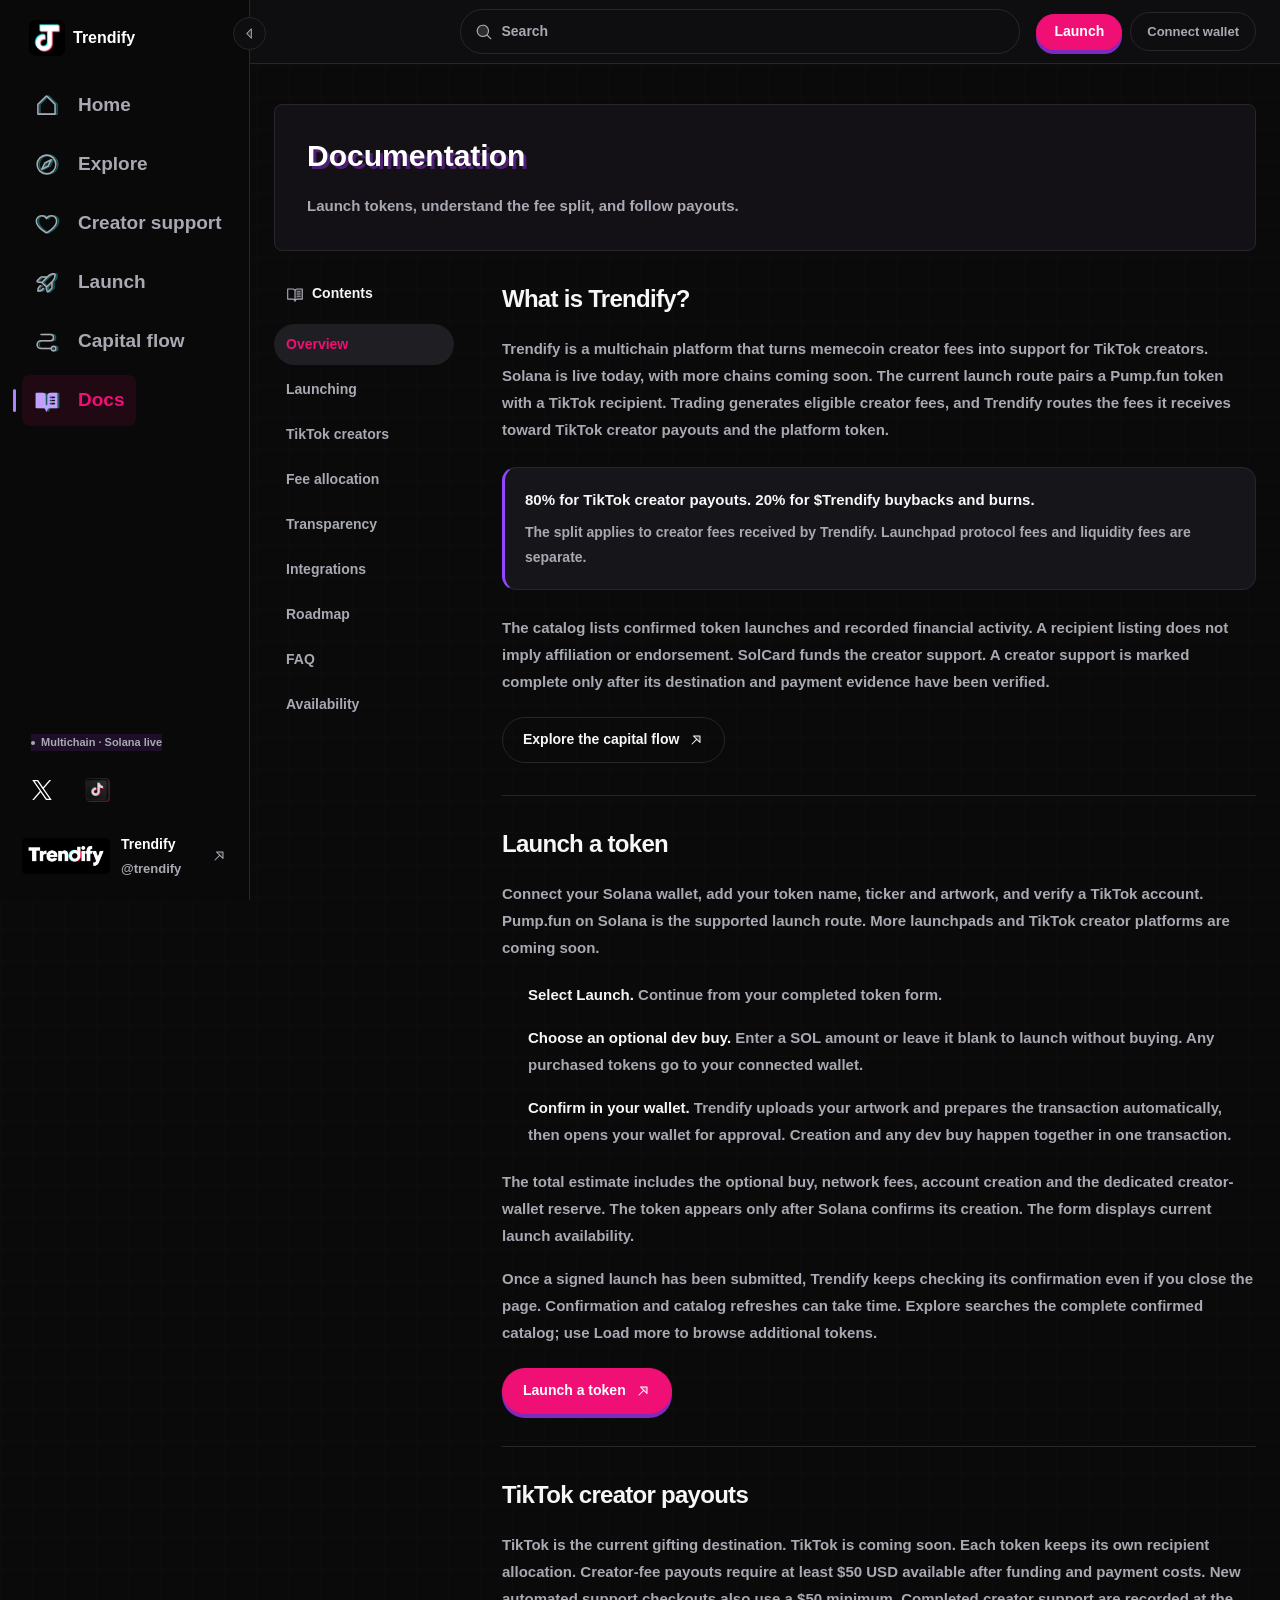
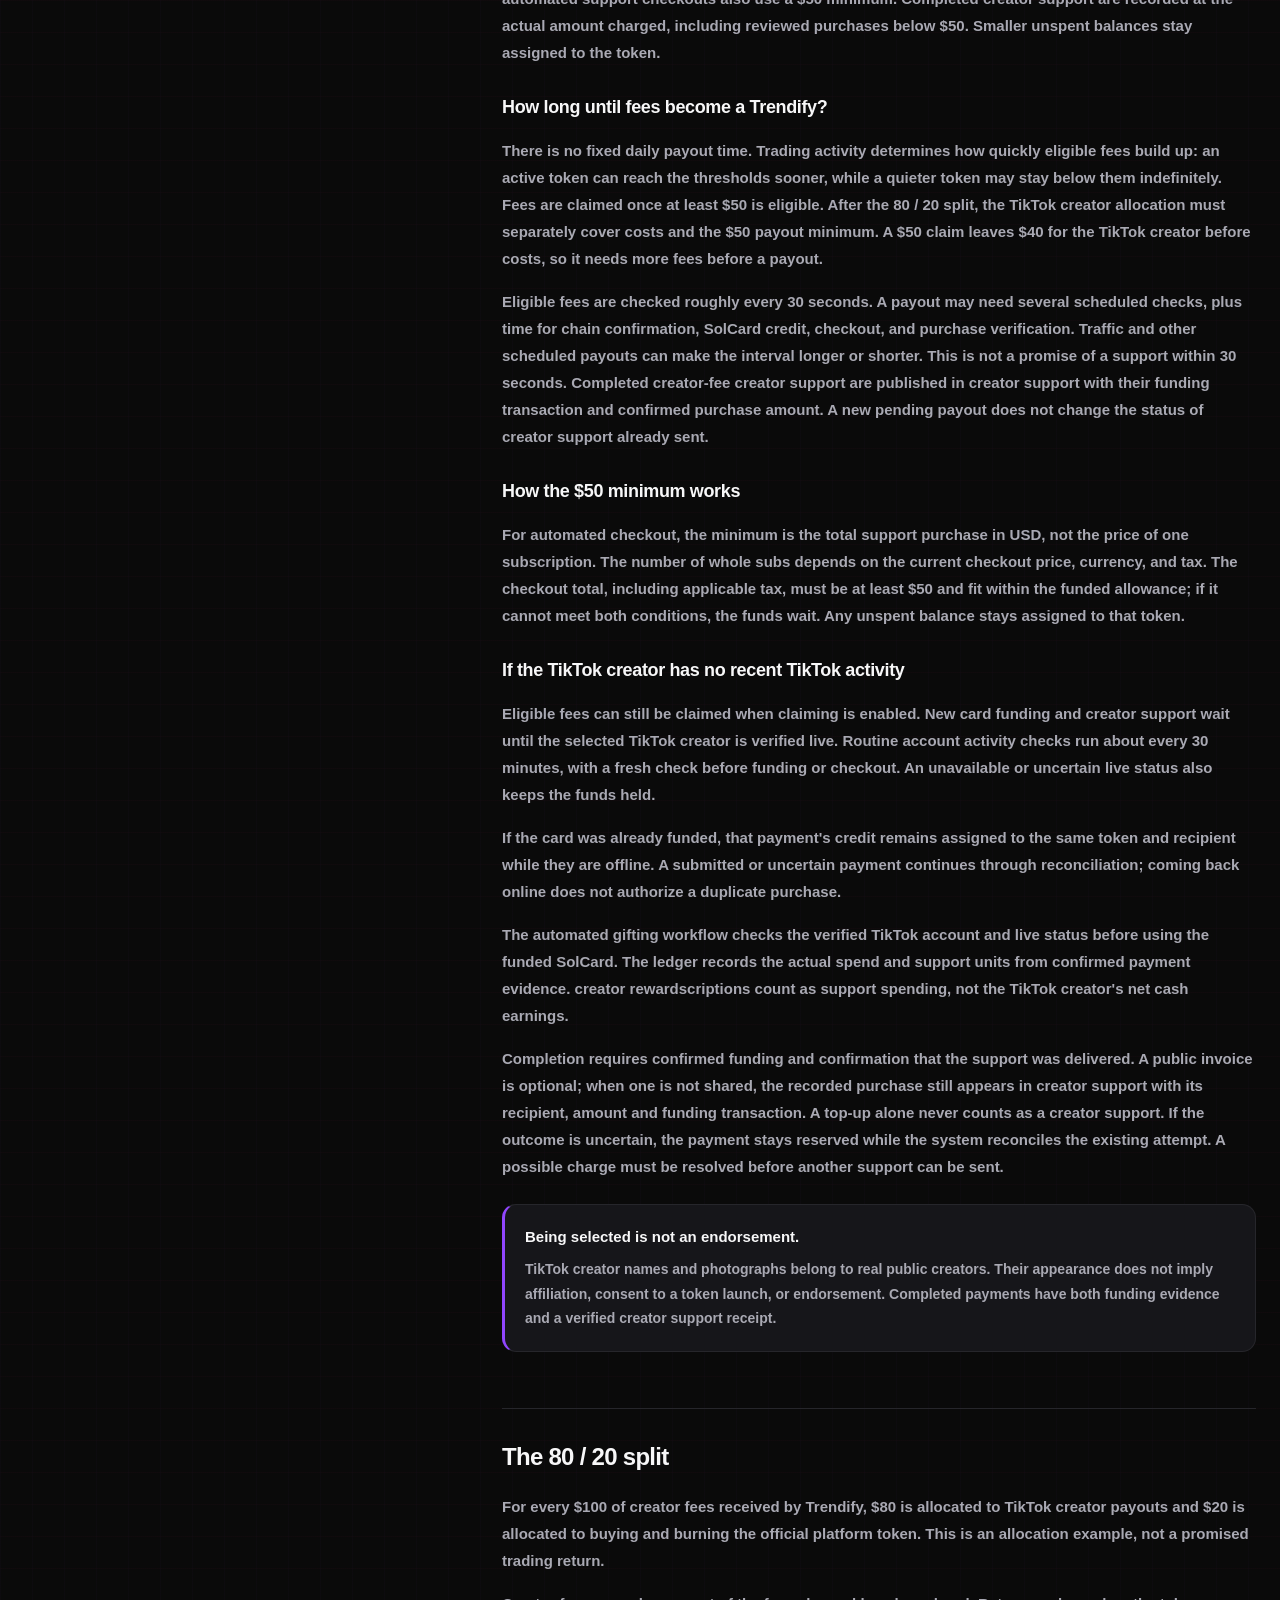
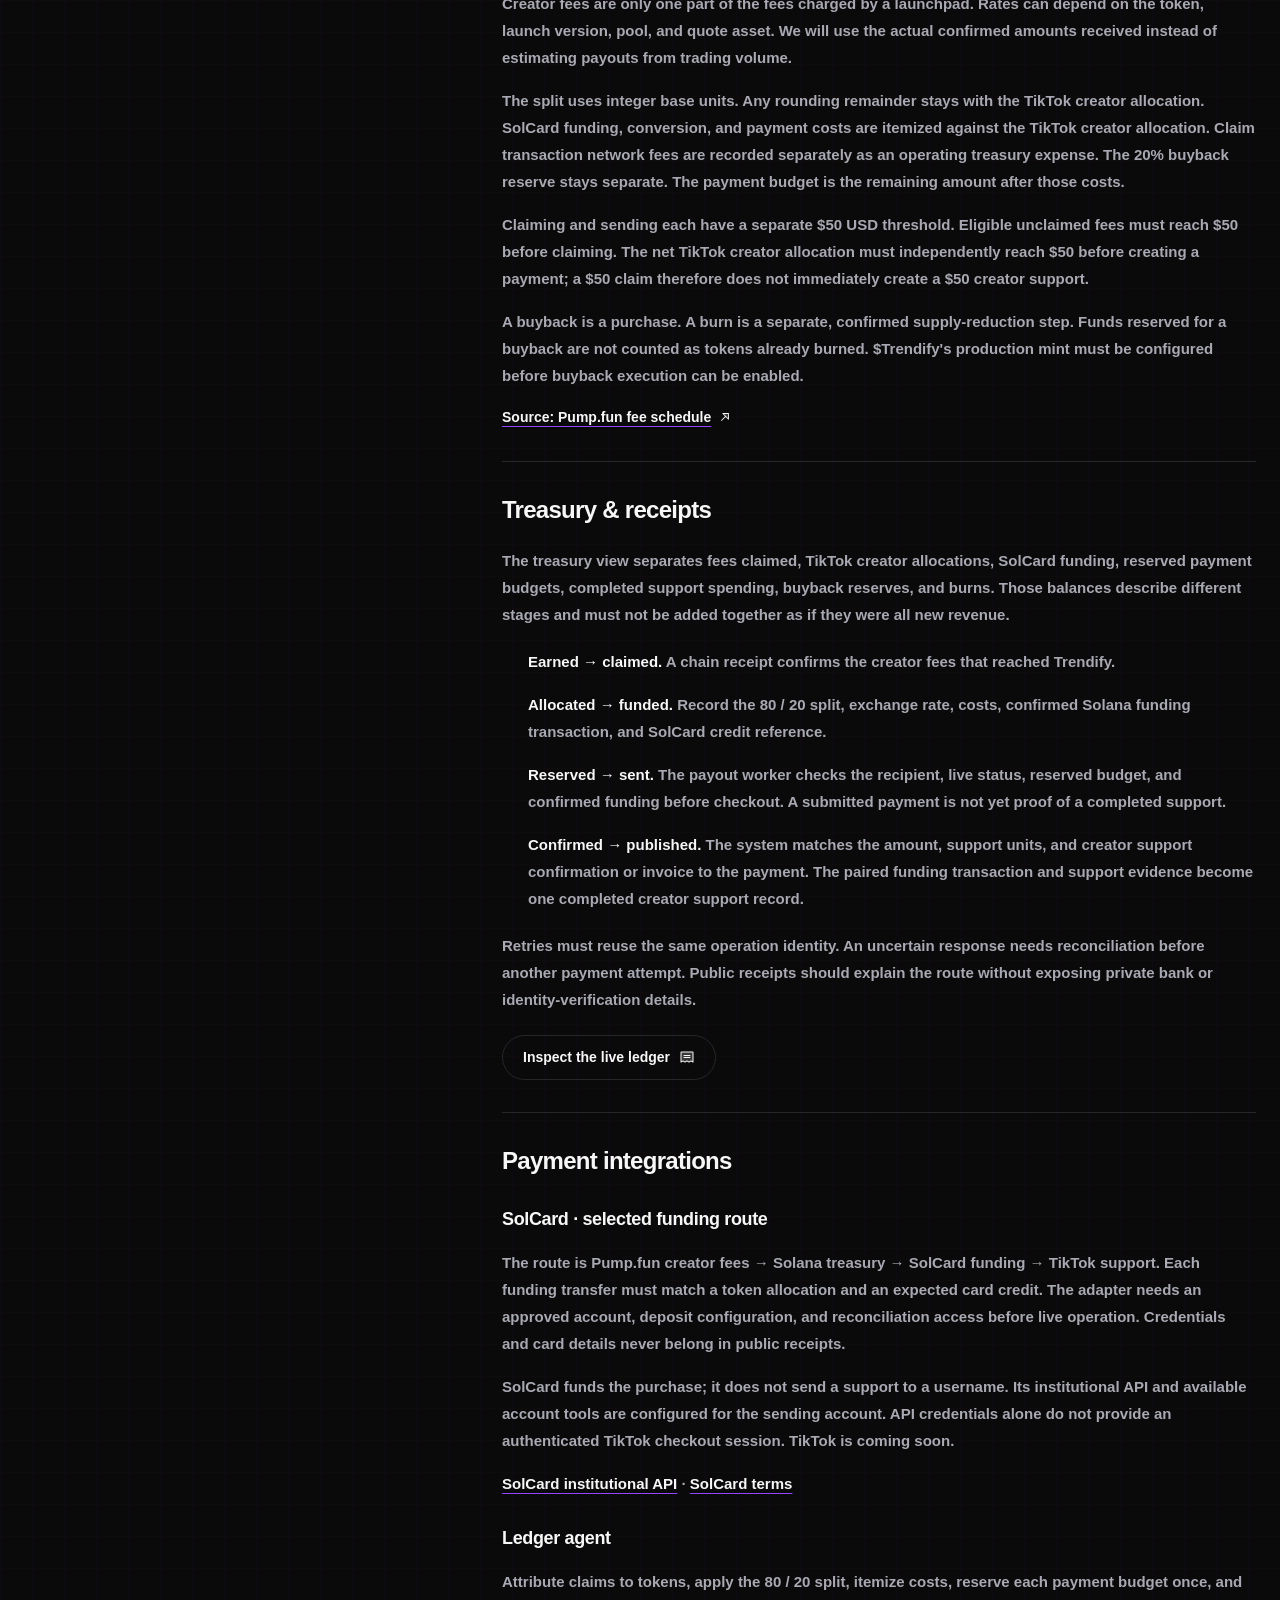
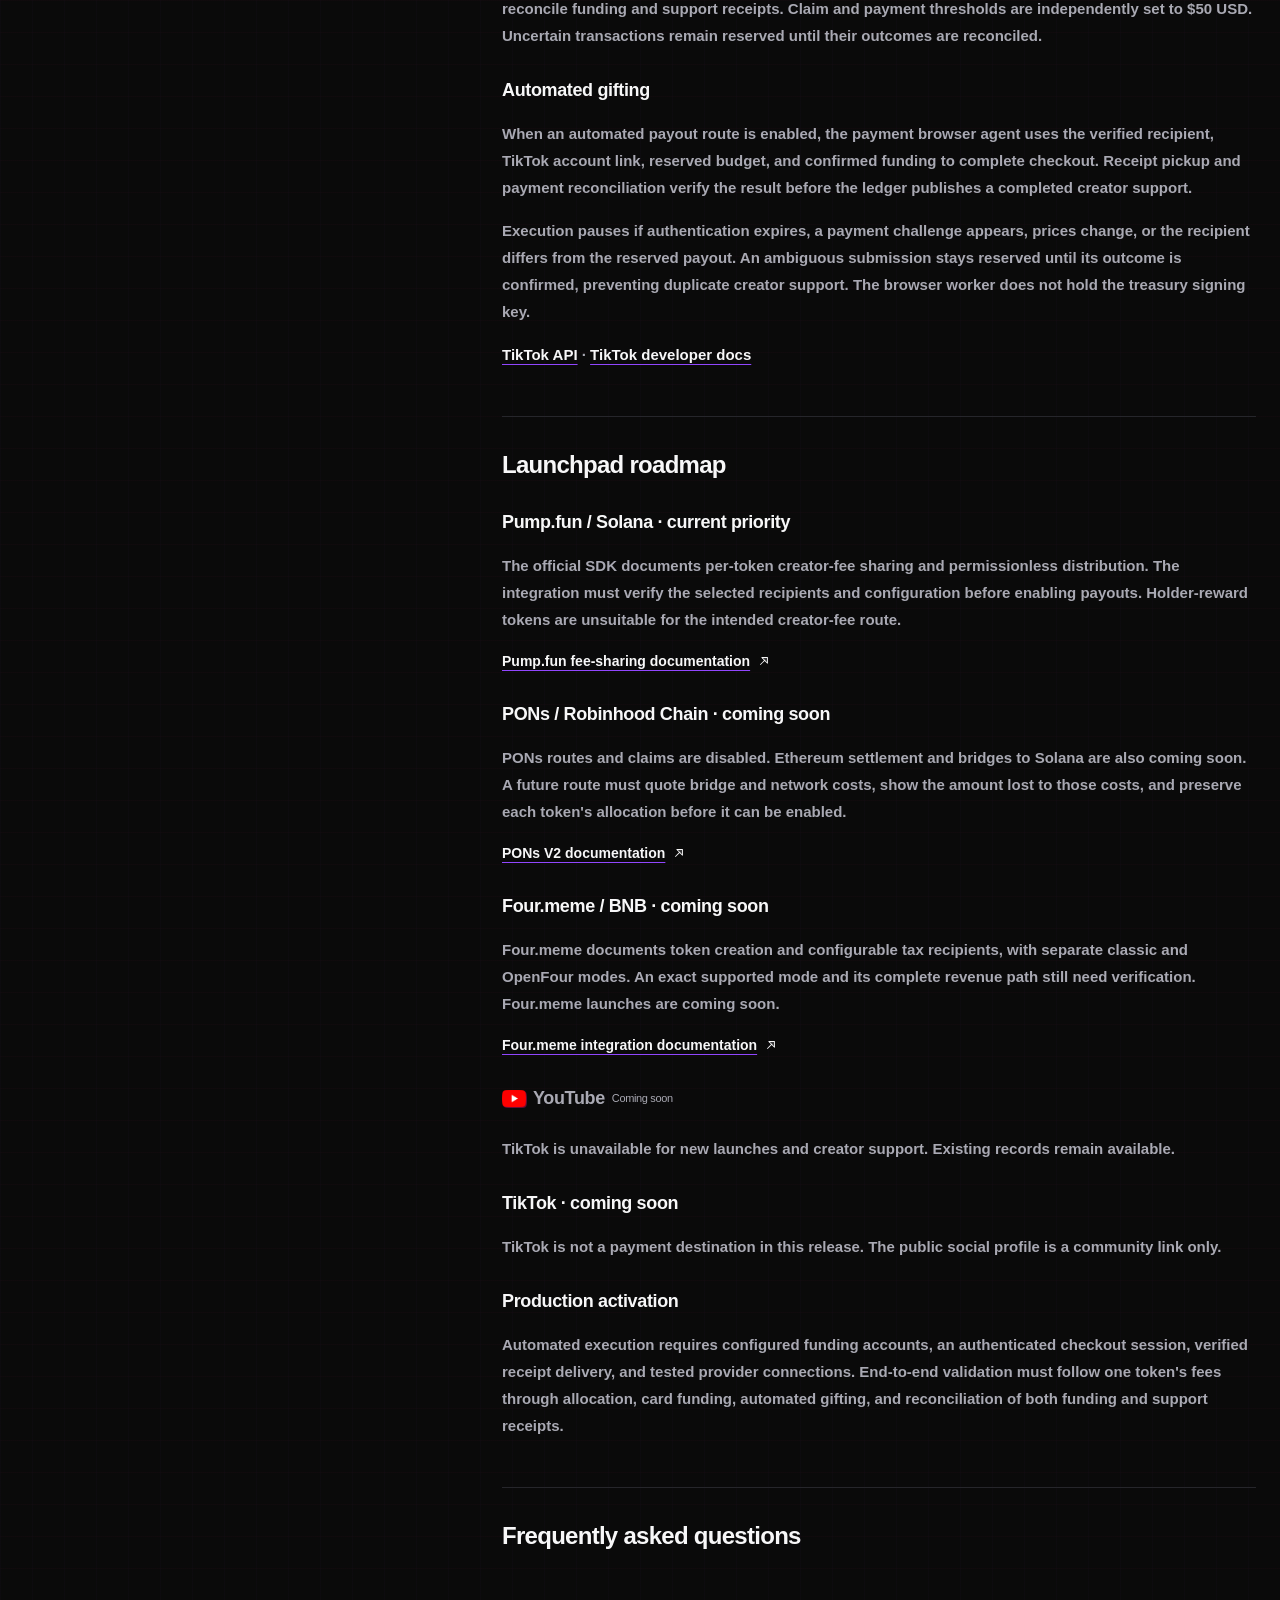
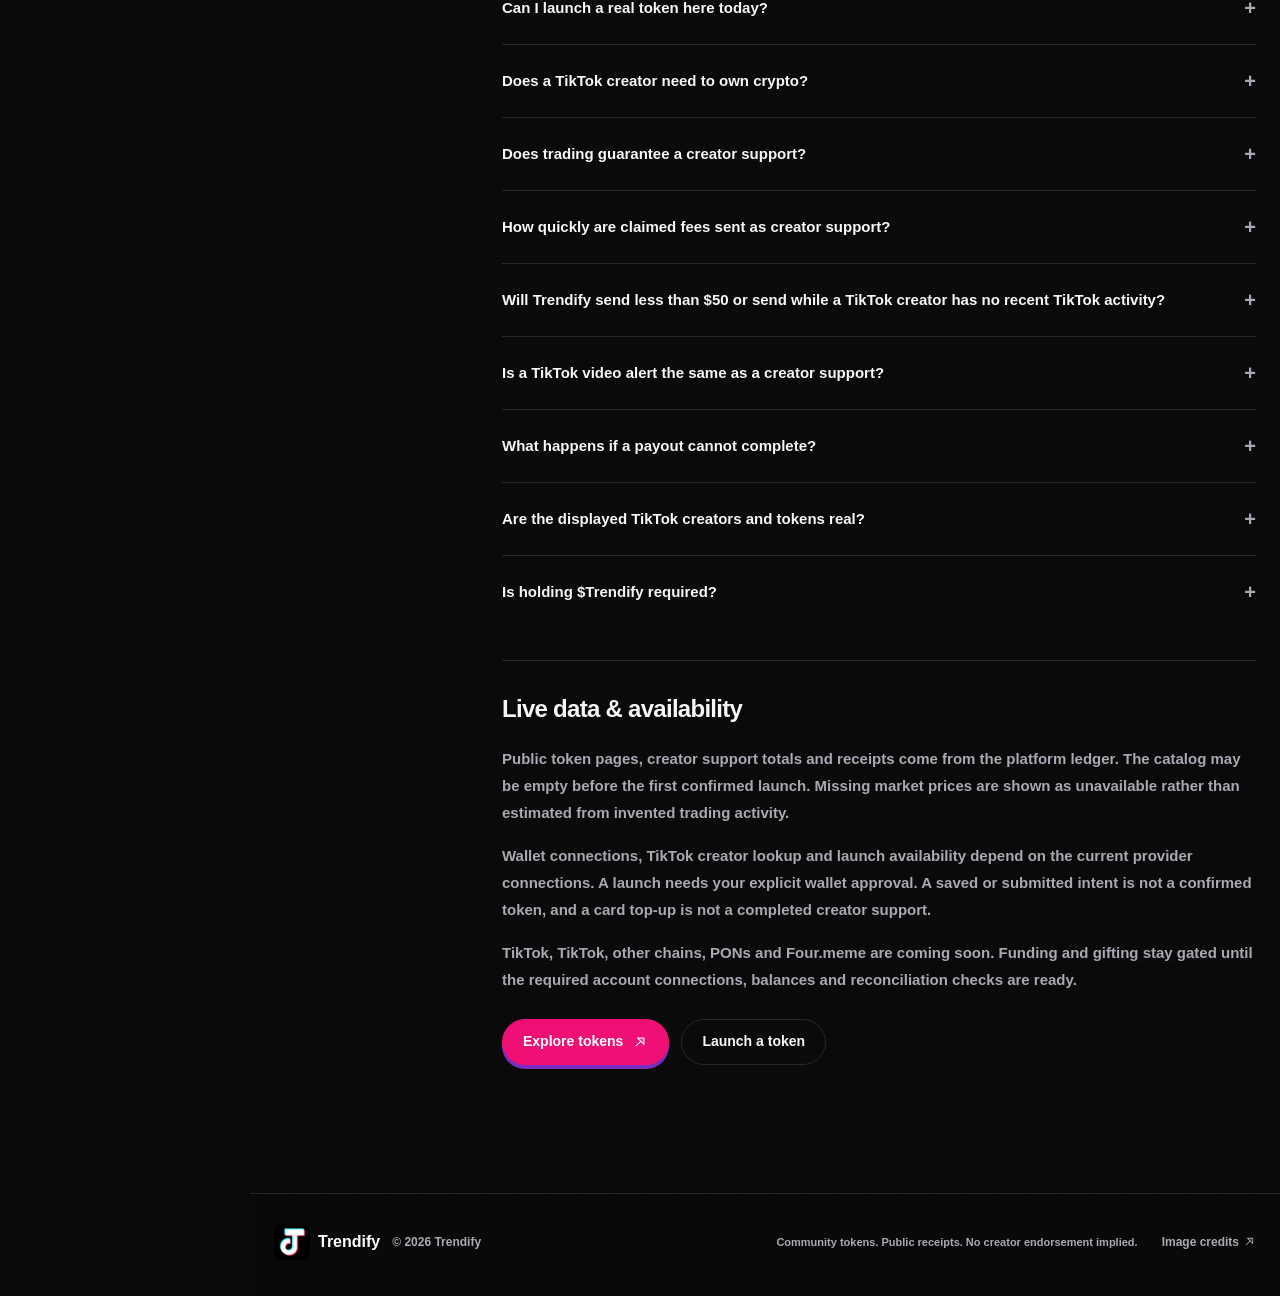
<file: docs.html>
<!DOCTYPE html><html><head><meta charset="utf-8"><meta name="download_date" content="2026-09-17T12:08:35.268Z"/>
    
    <meta name="viewport" content="width=device-width, initial-scale=1.0">
    <meta name="theme-color" content="#0E0E10">
    <meta name="description" content="Launch a coin. Gift the fees. A multichain platform for turning creator fees into streamer support. Solana is live, with more chains coming soon.">
    <title>Docs · Trendify</title>
    <link rel="icon" type="image/png" href="assets/trendify-favicon.png">
    <link rel="apple-touch-icon" href="assets/trendify-favicon.png">
    <link rel="preload" href="[data-uri]" as="font" type="font/woff2" crossorigin="">
    
    
    
    
    <style>img.token-image[data-image-state=loading]{background:var(--dono-raised, #1c1c21) url("[data-uri]") center / 32% auto no-repeat}img.token-image[data-image-state=fallback]{object-fit:contain;background-color:var(--dono-raised, #1c1c21)}.preview-motion-tools{display:flex;justify-content:flex-end;margin-bottom:9px}.preview-motion-toggle{border:1px solid var(--dono-line);border-radius:var(--dono-radius-pill);padding:7px 11px;background:var(--dono-surface);color:var(--dono-text-2);font:inherit;font-size:10px;font-weight:700;cursor:pointer;transition:color .2s ease,border-color .2s ease}.preview-motion-toggle:hover:not(:disabled),.preview-motion-toggle[aria-pressed=true]{color:var(--dono-ice);border-color:var(--dono-ultra)}.preview-motion-toggle:focus-visible{outline:2px solid var(--dono-volt);outline-offset:3px}.preview-motion-toggle:disabled{cursor:default}.preview-grid{display:grid;grid-template-columns:repeat(6,minmax(0,1fr));gap:12px}.preview-tile{position:relative;isolation:isolate;height:270px;border-radius:var(--dono-radius-hero);overflow:hidden;border:1px solid var(--dono-line);background:var(--dono-surface);grid-column:span 2;transition:border-color .25s,background .25s}.preview-tile:hover{border-color:var(--dono-ultra);background:var(--dono-raised)}.preview-explore,.preview-stream{grid-column:span 3;height:280px}.preview-footer{position:absolute;z-index:10;display:flex;justify-content:space-between;align-items:center;bottom:0;left:0;right:0;padding:16px;color:var(--dono-ice);font-size:13px;font-weight:800;background:var(--dono-surface);border-top:1px solid var(--dono-line)}.preview-footer>span:last-child{display:flex;align-items:center;gap:4px;color:var(--dono-text-2)}.preview-footer>span:last-child>svg{transition:transform .46s cubic-bezier(.22,1,.36,1)}.preview-tile:hover .preview-footer>span:last-child>svg{transform:translate(3px)}.preview-tile:hover .preview-footer>span:last-child{color:var(--dono-ice)}.token-wall{position:absolute;top:-65px;right:9px;bottom:50px;left:9px;display:grid;grid-template-columns:repeat(3,minmax(0,1fr));gap:8px;overflow:hidden}.token-wall-column{min-width:0}.token-wall-run{animation:token-reel 35s linear infinite}.column-1 .token-wall-run{animation-direction:reverse;animation-duration:39s}.column-2 .token-wall-run{animation-duration:33s}.token-wall-group{display:flex;flex-direction:column;gap:9px;padding-bottom:9px}@keyframes token-reel{0%{transform:translateY(0)}to{transform:translateY(-50%)}}.preview-grid[data-motion-paused=true] .token-wall-run,.preview-grid[data-motion-paused=true] .preview-cursor{animation-play-state:paused}.mini-token{border-radius:11px;background:var(--dono-black);padding:5px;min-width:0}.mini-token-art{position:relative;height:135px;border-radius:7px;overflow:hidden}.mini-token-art>img{height:100%;width:100%;object-fit:cover}.mini-token-art>span{position:absolute;left:4px;bottom:5px;max-width:calc(100% - 8px);display:flex;align-items:center;gap:4px;border-radius:var(--dono-radius-pill);padding:3px 5px;background:var(--dono-black);font-size:8px;color:var(--dono-ice)}.mini-token-art .avatar{height:15px;width:15px}.mini-token-info{padding:8px 4px 5px}.mini-token-info>strong{font-size:9px;font-weight:800;display:block;overflow:hidden;text-overflow:ellipsis;white-space:nowrap;color:var(--dono-text-2)}.mini-token-info>span{display:block;font-size:12px;font-weight:900;margin-top:5px}.mini-token-info small{color:var(--dono-text-2);font-size:8px;font-weight:600}.preview-stream-scene{width:100%;height:100%;object-fit:cover;object-position:center 45%;opacity:.8;transition:transform .6s cubic-bezier(.22,1,.36,1)}.preview-stream:hover .preview-stream-scene{transform:scale(1.025)}.preview-stream-top{position:absolute;z-index:2;top:17px;left:17px;right:17px;display:flex;align-items:center;justify-content:space-between}.preview-stream-top>span:first-child{display:flex;align-items:center;gap:7px;background:var(--dono-black);padding:6px 10px;border-radius:var(--dono-radius-pill);color:var(--dono-ice);font-size:11px}.preview-stream-top .brand-logo{width:15px;height:15px}.preview-stream-top>span:last-child{font-size:9px;color:var(--dono-text-2);background:var(--dono-black);border-radius:var(--dono-radius-pill);padding:4px 8px}.stream-payment{display:flex;align-items:center;gap:12px;position:absolute;z-index:3;bottom:66px;left:24px;right:24px;padding:16px;border-radius:var(--dono-radius-card);background:var(--dono-ultra-deep);border:1px solid var(--dono-ultra);box-shadow:0 5px 0 var(--dono-black)}.stream-payment>.avatar{height:43px;width:43px}.stream-payment strong{display:block;font-size:25px;font-weight:900;letter-spacing:-.05em}.stream-payment div>span{display:block;font-size:11px;color:var(--dono-ice);margin-top:4px}.stream-payment b{font-weight:800;color:var(--dono-ice)}.payment-heart{display:grid;place-items:center;width:37px;height:37px;border-radius:50%;background:var(--dono-ultra);margin-left:auto;color:var(--dono-ice)}.preview-stat-label{display:flex;justify-content:space-between;gap:10px;font-size:12px;color:var(--dono-text-2)}.preview-stats{display:flex;flex-direction:column}.preview-stats-body{display:flex;flex:1;flex-direction:column;gap:12px;min-height:0;padding:20px}.preview-stats .preview-footer{position:static;flex:none;padding-inline:20px}.preview-confirmed-note{display:flex;flex:1;align-items:center;gap:12px;color:var(--dono-text-2);font-size:12px;line-height:1.65}.preview-confirmed-note>svg{flex:none;width:22px;height:22px}.preview-confirmed-note>span{min-width:0}.preview-stat-label small{font-size:10px;color:var(--dono-text-2)}.rolling-amount{display:flex;align-items:flex-start;overflow:hidden;margin:0;flex:none;font-size:clamp(27px,2.7vw,42px);font-weight:900;line-height:1;letter-spacing:-.045em;height:1em;font-variant-numeric:tabular-nums;color:var(--dono-volt)}.rolling-digit{display:block;overflow:hidden;height:1em}.rolling-digit>span{display:flex;flex-direction:column}.rolling-digit>span>span{height:1em;display:block}.preview-chart{position:absolute;top:114px;left:0;right:0;height:96px;opacity:.8}.preview-chart svg{width:100%;height:100%}.preview-treasury{display:flex;flex:none;align-items:baseline;gap:8px;font-size:10px;color:var(--dono-text-2)}.preview-treasury strong{color:var(--dono-ice);font-size:11px;font-weight:800}.preview-launch-label,.preview-flow-label{margin:20px 18px 12px;font-size:12px;color:var(--dono-text-2)}.preview-search{display:flex;align-items:center;gap:8px;margin:0 17px 8px;min-height:36px;padding:7px 11px;border:2px solid var(--dono-ultra);border-radius:var(--dono-radius-pill);background:var(--dono-black);font-size:12px;color:var(--dono-ice)}.preview-search>svg{color:var(--dono-text-2)}.preview-cursor{width:1px;height:12px;background:var(--dono-text-2);animation:cursor-blink 1s steps(1) infinite;margin-left:-6px}@keyframes cursor-blink{50%{opacity:0}}.preview-recipients{margin:0 17px}.preview-recipient{display:flex;position:relative;align-items:center;gap:9px;padding:7px 9px;border-radius:var(--dono-radius-pill)}.preview-recipient>*{position:relative;z-index:1}.preview-recipient .preview-selection{position:absolute;top:0;right:0;bottom:0;left:0;background:var(--dono-ultra-deep);border-radius:var(--dono-radius-pill)}.preview-recipient .avatar{width:29px;height:29px}.preview-recipient strong{display:block;font-size:11px;font-weight:800;line-height:1.3;color:var(--dono-ice)}.preview-recipient small{display:block;font-size:10px;color:var(--dono-text-2);line-height:1.3}.preview-recipient .platform-mark{margin-left:auto}.preview-recipient .brand-logo{width:13px;height:13px}.preview-recipient>svg{color:var(--dono-ice)}.preview-recipient.selected small{color:var(--dono-ice)}.preview-recipient.public-platform-soon{display:flex}.preview-recipient.public-platform-soon strong{color:var(--dono-text-2)}.preview-route{position:relative;display:flex;align-items:center;gap:0;margin:28px 20px 0;height:104px}.preview-route-source{width:49px;height:49px;display:grid;place-items:center;background:transparent;flex-shrink:0}.preview-route .preview-route-source .brand-mark{width:25px;height:29px}.preview-route-lines{flex:1;height:104px;min-width:32px}.preview-route-lines svg{display:block;width:100%;height:100%;overflow:visible}.preview-route-ends{display:grid;grid-template-rows:40px 40px;gap:24px;flex:none}.preview-route-ends>div{display:flex;align-items:center;gap:8px}.preview-route-icon{width:32px;height:32px;display:grid;place-items:center;flex:none;border-radius:50%;background:var(--dono-surface)}.preview-route-icon-dono{background:transparent}.preview-route .preview-route-icon .brand-mark{width:19px;height:21px}.preview-route-ends strong{display:block;font-size:17px;font-weight:800}.preview-route-ends>div:first-child strong{color:var(--dono-ice)}.preview-route-ends>div:last-child strong{color:var(--dono-volt)}.preview-route-ends small{display:block;font-size:9px;color:var(--dono-text-2);margin-top:3px;white-space:nowrap}@media(max-width:1200px){.mini-token-art{height:115px}.stream-payment{left:16px;right:16px;padding:13px;gap:9px}.stream-payment>.avatar{width:35px;height:35px}.stream-payment strong{font-size:23px}.preview-tile{height:260px}.preview-explore,.preview-stream{height:280px}.preview-route{margin-left:12px;margin-right:12px}.preview-route-source{width:39px;height:39px}.preview-route-ends>div{gap:5px}.preview-route-ends small{font-size:8px}.preview-launch-label,.preview-flow-label{font-size:11px}.preview-recipient{padding:7px 6px;gap:6px}.preview-recipient .avatar{height:25px;width:25px}.preview-recipient>svg{display:none}.preview-recipients{margin:0 12px}.preview-search{margin-left:12px;margin-right:12px}}@media(max-width:640px){.preview-grid{grid-template-columns:repeat(2,minmax(0,1fr));gap:11px}.preview-tile{grid-column:span 1;height:250px}.preview-explore,.preview-stream{grid-column:span 2;height:275px}.preview-flow{grid-column:span 2;height:215px}.mini-token-art{height:145px}.stream-payment{left:22px;right:22px;bottom:65px;padding:16px;gap:13px}.stream-payment>.avatar{width:41px;height:41px}.stream-payment strong{font-size:27px}.preview-stat-label{font-size:11px}.preview-stats-body{padding:16px;gap:10px}.preview-stats .preview-footer{padding-inline:16px}.preview-stat-label small{display:none}.rolling-amount{font-size:clamp(23px,6vw,33px)}.preview-confirmed-note{gap:8px;font-size:11px}.preview-confirmed-note>svg{width:20px;height:20px}.preview-footer{padding-left:13px;padding-right:13px;font-size:12px}.preview-footer>span:last-child{font-size:11px}.preview-treasury{gap:4px;flex-wrap:wrap;font-size:9px}.preview-treasury strong{font-size:10px}.preview-launch-label{margin:18px 12px 12px;font-size:10px}.preview-search{padding:7px 8px;font-size:10px;gap:5px;min-height:34px}.preview-recipient strong{font-size:10px}.preview-recipient small{font-size:9px}.preview-recipient .platform-mark{display:none}.preview-route{max-width:340px;margin:14px auto 0;padding:0 18px}.preview-route-source{width:48px;height:48px}.preview-route-ends>div{gap:9px}.preview-route-ends small{font-size:10px}.preview-route-ends strong{font-size:18px}.preview-flow-label{margin-top:17px;margin-bottom:4px}}@media(max-width:480px){.preview-stats,.preview-launch{grid-column:span 2}.preview-stat-label small{display:block}.preview-confirmed-note{font-size:12px;gap:12px}.preview-search,.preview-recipient strong{font-size:12px}.preview-launch-label,.preview-recipient small{font-size:11px}}@media(max-width:360px){.mini-token-art{height:115px}.preview-grid{gap:10px}.preview-tile{border-radius:14px}.rolling-amount{font-size:24px}.preview-recipient{padding-left:3px;padding-right:3px;gap:5px}.preview-recipient .avatar{width:22px;height:22px}.preview-search>svg{width:12px}.preview-search{gap:4px;font-size:9px}.preview-footer>span:last-child{font-size:10px;gap:1px}}@media(prefers-reduced-motion:reduce){.token-wall-run{animation:none;transform:translateY(-85px)}.preview-route-lines circle{display:none}.preview-cursor{animation:none}.preview-stream-scene,.preview-footer>span:last-child>svg{transition:none}.preview-stream:hover .preview-stream-scene,.preview-tile:hover .preview-footer>span:last-child>svg{transform:none}}.dr-recipient{display:flex;align-items:center;gap:14px;min-width:0;color:var(--dono-ice);text-decoration:none}.dr-recipient:focus-visible{outline:2px solid var(--dono-volt);outline-offset:6px;border-radius:6px}.dr-portrait{position:relative;flex:0 0 54px;width:54px;height:54px}.dr-photo,.dr-initials{display:block;width:100%;height:100%;object-fit:cover;border-radius:50%;background:var(--dono-raised)}.dr-initials{display:grid;place-items:center;color:var(--dono-text-2);font-size:18px;font-weight:700}.dr-platform-badge{position:absolute;right:-3px;bottom:-3px;width:22px;height:22px;display:grid;place-items:center;background:var(--dono-surface);border:2px solid var(--dono-surface);border-radius:50%}.dr-platform-badge .brand-logo{width:14px;height:14px;object-fit:contain}.dr-copy{display:flex;flex-direction:column;min-width:0;gap:3px}.dr-label{color:var(--dono-text-2);font-size:11px;font-weight:600;line-height:1.4}.dr-username{color:var(--dono-ice);font-size:20px;font-weight:800;line-height:1.3;letter-spacing:-.025em;overflow-wrap:anywhere}.dr-recipient:hover .dr-username{color:var(--dono-volt)}.dr-platform{color:var(--dono-text-2);font-size:12px;font-weight:600;line-height:1.4;overflow-wrap:anywhere}.dr-compact .dr-portrait{flex-basis:44px;width:44px;height:44px}.dr-compact .dr-username{font-size:17px}@media(max-width:480px){.dr-username{font-size:19px}.dr-compact .dr-username{font-size:17px}}.token-donation-progress{margin-top:40px;min-width:0}.tdp-heading{display:flex;align-items:baseline;justify-content:space-between;gap:24px;margin-bottom:24px}.tdp-heading h2{margin:0 0 8px;color:var(--dono-ice);font-size:24px;font-weight:800;letter-spacing:-.025em}.tdp-heading p,.tdp-note,.tdp-notice{margin:0;color:var(--dono-text-2);font-size:13px;line-height:1.65}.tdp-heading>.text-link{flex-shrink:0}.tdp-notice{margin-bottom:20px}.tdp-stale{color:#efafa9}.tdp-row{display:grid;grid-template-columns:minmax(220px,1fr) minmax(0,1.7fr);align-items:center;gap:32px;padding:24px 0;border-top:1px solid var(--dono-line)}.tdp-identity{display:grid;gap:18px;min-width:0}.tdp-token{display:flex;align-items:center;gap:12px;min-width:0;color:var(--dono-ice);text-decoration:none}.tdp-token .token-art{flex:0 0 44px;width:44px;height:44px;border-radius:10px}.tdp-token>span{display:grid;gap:3px;min-width:0}.tdp-token strong{font-size:17px;font-weight:800;overflow-wrap:anywhere}.tdp-token span>span{color:var(--dono-text-2);font-size:12px;overflow-wrap:anywhere}.tdp-token:hover strong{color:var(--dono-volt)}.token-donation-progress a:focus-visible{outline:2px solid var(--dono-volt);outline-offset:5px;border-radius:6px}.tdp-funds{min-width:0}.tdp-metrics{display:grid;grid-template-columns:repeat(3,minmax(0,1fr));gap:20px;margin:0}.tdp-metrics dt{color:var(--dono-text-2);font-size:12px;line-height:1.5}.tdp-metrics dd{margin:8px 0 0;color:var(--dono-ice);font-size:clamp(20px,2.4vw,30px);font-weight:800;line-height:1.2;letter-spacing:-.035em;font-variant-numeric:tabular-nums;overflow-wrap:anywhere}.tdp-payout-status{display:inline-block;margin:18px 0 0;padding:5px 9px;color:var(--dono-text-2);background:var(--dono-raised);border-radius:5px;font-size:11px;font-weight:600;line-height:1.5}.tdp-note{padding-top:16px;border-top:1px solid var(--dono-line);font-size:12px}@media(max-width:700px){.tdp-heading{align-items:flex-start;flex-direction:column;gap:12px}.tdp-row{grid-template-columns:minmax(0,1fr);gap:24px}.tdp-identity{grid-template-columns:repeat(2,minmax(0,1fr));gap:16px}.tdp-metrics{gap:14px}.tdp-metrics dt{min-height:36px}.tdp-metrics dd{font-size:24px}}@media(max-width:420px){.tdp-identity{grid-template-columns:minmax(0,1fr)}.tdp-metrics dd{font-size:22px}}@font-face{font-family:Nunito;src:url("[data-uri]") format("woff2");font-style:normal;font-weight:600 900;font-display:swap}:root{--dono-black: #0e0e10;--dono-surface: #16161a;--dono-raised: #1f1f23;--dono-line: #26262b;--dono-muted: #6b6b75;--dono-text-2: #a9a9b3;--dono-ice: #f7f7f8;--dono-volt: #f00f75;--dono-volt-deep: #7b2cbf;--dono-ultra: #9146ff;--dono-ultra-deep: #6a2bd9;--dono-font: "Nunito", system-ui, sans-serif;--dono-radius-card: 14px;--dono-radius-hero: 18px;--dono-radius-pill: 999px}.token-detail,.streamer-detail,.docs-page{color:var(--text, var(--dono-ice))}.detail-breadcrumb{display:inline-flex;gap:8px;margin-bottom:24px;font-size:14px;color:var(--muted, var(--dono-text-2))}.detail-masthead{display:grid;grid-template-columns:minmax(0,1fr) 224px;align-items:center;gap:32px;padding:24px;border:1px solid var(--line, var(--dono-line));border-radius:18px;background:var(--surface, var(--dono-surface))}.detail-masthead-copy{min-width:0}.detail-labels{display:flex;align-items:center;gap:12px;flex-wrap:wrap;margin-bottom:18px}.detail-demo-tag{display:inline-flex;align-items:center;min-height:26px;padding:3px 9px;border:1px solid var(--line, var(--dono-line));border-radius:999px;font-size:12px;line-height:1.5;color:var(--muted, var(--dono-text-2))}.detail-masthead h1{font-family:inherit;font-weight:900;font-size:clamp(28px,3vw,36px);line-height:1.2;letter-spacing:-.035em;margin:0;overflow-wrap:anywhere}.detail-ticker{display:block;color:var(--muted, var(--dono-text-2));font-size:14px;line-height:1.5;margin:7px 0 0}.detail-masthead-copy>p{color:var(--dono-text-2);font-size:14px;line-height:1.65;max-width:540px;margin:16px 0 0}.detail-masthead-copy>.btn{margin-top:20px}.detail-masthead-art{width:224px;height:224px;overflow:hidden;border-radius:12px;background:var(--dono-black)}.detail-masthead-art>.token-art-lg,.detail-masthead-art>.avatar-lg{display:block;width:100%;height:100%;object-fit:cover;border:0;border-radius:0;aspect-ratio:auto}.detail-masthead-art>.avatar-lg{object-position:center 33%}.detail-inline-recipient{display:inline-flex;gap:10px;align-items:center;margin-top:20px;max-width:100%}.detail-inline-recipient>.avatar{width:36px;height:36px}.detail-inline-recipient>span:not(.platform-mark){color:var(--muted, var(--dono-text-2));font-size:12px}.detail-inline-recipient strong{display:block;margin-top:2px;color:var(--text, var(--dono-ice));font-size:14px;font-weight:800}.detail-inline-recipient>svg{color:var(--muted, var(--dono-text-2));margin-left:3px}.detail-demo-note{color:var(--muted, var(--dono-text-2));font-size:12px;line-height:1.6;margin:12px 0 0}.detail-stats{display:grid;grid-template-columns:repeat(4,minmax(0,1fr));padding:24px 0;margin:28px 0 32px;border-top:1px solid var(--line, var(--dono-line));border-bottom:1px solid var(--line, var(--dono-line))}.token-support{margin:28px 0;padding:24px 0;border-top:1px solid var(--dono-line);border-bottom:1px solid var(--dono-line)}.token-support-heading{display:flex;align-items:baseline;justify-content:space-between;gap:12px;flex-wrap:wrap}.token-support-heading h2{margin:0;font-size:18px;font-weight:700}.token-support-heading>span,.token-support-totals p,.token-support-note{color:var(--dono-text-2);font-size:12px;line-height:1.6}.token-support-totals{display:grid;grid-template-columns:repeat(2,minmax(0,1fr));gap:24px;margin:24px 0 16px}.token-support-totals>div+div{border-left:1px solid var(--dono-line);padding-left:24px}.token-support-totals>div>span{color:var(--dono-text-2);font-size:14px}.token-support-totals strong{display:block;margin:5px 0;font-size:clamp(28px,4vw,40px);font-weight:700;line-height:1.2;letter-spacing:-.03em;overflow-wrap:anywhere}.token-support-totals>div:first-child strong{color:var(--dono-volt)}.token-support-totals p,.token-support-note{margin:0}.token-support-note{max-width:80ch}.funding-wait-note{margin:16px 0;padding:12px 16px;border-left:2px solid var(--dono-volt);background:var(--dono-surface);font-size:14px;line-height:1.6}.funding-wait-note p{margin:4px 0 0;color:var(--dono-text-2);font-size:12px}.detail-stat{min-width:0;padding:0 24px;border-left:1px solid var(--line, var(--dono-line))}.detail-stat:first-child{border-left:0;padding-left:0}.detail-stat:last-child{padding-right:0}.detail-stat>span{display:block;color:var(--muted, var(--dono-text-2));font-size:14px;line-height:1.5;margin-bottom:8px}.detail-stat>strong{display:block;font-family:inherit;font-weight:800;font-size:28px;line-height:1.25;letter-spacing:-.025em;color:var(--text, var(--dono-ice))}.detail-stat>.positive{color:var(--dono-volt)}.detail-stat>.negative{color:#ec8585}.detail-stat>.detail-stat-status{display:flex;align-items:center;gap:8px;font-size:16px;letter-spacing:0;padding-top:7px}.detail-stat-status>span{width:6px;height:6px;flex:0 0 auto;background:var(--dono-text-2);border-radius:50%}.detail-info-grid{display:grid;grid-template-columns:1fr 1fr;gap:32px;margin-bottom:32px}.detail-info-section{min-width:0}.detail-info-section+.detail-info-section{border-left:1px solid var(--line, var(--dono-line));padding-left:32px}.detail-info-section h2,.detail-activity h2,.detail-token-section h2{font-family:inherit;font-size:24px;font-weight:800;letter-spacing:-.03em;line-height:1.3;margin:0}.detail-info-section>p{font-size:14px;line-height:1.65;color:var(--muted, var(--dono-text-2));margin:16px 0 0;max-width:490px}.detail-recipient{display:flex;align-items:center;gap:12px;margin-top:22px}.detail-recipient>.avatar-lg{width:48px;height:48px;border-radius:50%}.detail-recipient>span:nth-child(2){display:flex;flex-direction:column;gap:4px;min-width:0}.detail-recipient strong{font-family:inherit;font-size:16px;font-weight:800}.detail-recipient>span:nth-child(2)>span{color:var(--muted, var(--dono-text-2));font-size:14px}.detail-recipient>.platform-mark{margin-left:auto}.detail-recipient>svg{color:var(--muted, var(--dono-text-2))}.detail-section-title{display:flex;gap:12px;align-items:center;justify-content:space-between}.detail-section-title .text-link{font-size:14px;white-space:nowrap}.detail-allocation-bar{display:flex;gap:3px;height:6px;margin:26px 0 18px}.detail-allocation-bar>span:first-child{flex:4;background:var(--dono-ultra);border-radius:3px 0 0 3px}.detail-allocation-bar>span:last-child{flex:1;background:var(--dono-volt);border-radius:0 3px 3px 0}.detail-allocation-labels{display:flex;justify-content:space-between;gap:16px}.detail-allocation-labels>span{display:flex;gap:6px;align-items:center;font-size:13px;color:var(--muted, var(--dono-text-2))}.detail-allocation-labels svg{color:var(--dono-text-2)}.detail-allocation-labels>span:first-child>svg{color:var(--dono-ultra)}.detail-allocation-labels>span:last-child>svg{color:var(--dono-volt)}.detail-allocation-labels strong{color:var(--text, var(--dono-ice));font-family:inherit;font-size:16px;font-weight:800}.detail-contract{display:flex;align-items:center;gap:20px;flex-wrap:wrap;padding:20px;margin:28px 0 32px;border:1px solid var(--line, var(--dono-line));border-radius:12px;background:var(--surface, var(--dono-surface))}.detail-contract>div{flex:1 1 200px}.detail-contract h2{font-family:inherit;font-size:16px;font-weight:800;line-height:1.5;margin:0 0 4px}.detail-contract>div>span{font-size:12px;color:var(--muted, var(--dono-text-2));line-height:1.6}.contract-value{font-family:inherit;font-size:13px;line-height:1.65;color:var(--dono-text-2);overflow-wrap:anywhere;min-width:0;flex:1 1 300px}.detail-contract>.btn{font-size:14px}.detail-copy-feedback{margin:0;flex-basis:100%;font-size:12px;color:var(--muted, var(--dono-text-2));line-height:1.6}.detail-copy-feedback:empty{display:none}.detail-activity,.detail-token-section{margin:32px 0}.detail-activity-controls{display:flex;align-items:center;justify-content:space-between;gap:16px;margin:18px 0}.detail-activity-controls>.muted{font-size:13px}.detail-activity-controls .sort-select select{font-size:14px}.detail-activity .table-wrap{overflow-x:auto;border:1px solid var(--line, var(--dono-line));border-radius:12px}.detail-activity .ledger-table{width:100%}.detail-activity .ledger-table th,.detail-activity .ledger-table td{padding:16px 20px;font-size:14px;white-space:nowrap}.detail-activity .ledger-table th{font-size:12px;font-weight:600;color:var(--muted, var(--dono-text-2));background:var(--surface, var(--dono-surface));text-transform:none;letter-spacing:0}.detail-activity .ledger-table .text-link{font-size:14px}.detail-event-kind{display:flex;align-items:center;gap:9px}.detail-event-kind svg{color:var(--dono-text-2)}.detail-section-count{color:var(--muted, var(--dono-text-2));font-size:13px}.detail-payout-note{display:flex;gap:14px;align-items:center;padding:20px 0;margin:28px 0;border-top:1px solid var(--line, var(--dono-line));border-bottom:1px solid var(--line, var(--dono-line))}.detail-payout-note>svg{color:var(--dono-ultra);flex:0 0 auto}.detail-payout-note>p{flex:1;margin:0;color:var(--muted, var(--dono-text-2));font-size:14px;line-height:1.6}.detail-payout-note>.text-link{font-size:14px;white-space:nowrap}.detail-platform-name{display:inline-flex;align-items:center;gap:8px;font-size:14px}.detail-platform-name .brand-logo{width:20px;height:20px;object-fit:contain}.streamer-masthead .detail-handle{margin-top:8px;color:var(--muted, var(--dono-text-2));font-size:14px}.detail-receipt-total{margin:24px 0}.detail-receipt-total>span{display:block;font-size:14px;color:var(--muted, var(--dono-text-2));margin-bottom:10px}.detail-receipt-total>strong{display:block;font-family:inherit;font-weight:800;font-size:36px;letter-spacing:-.035em}.detail-receipt-fields{margin:24px 0}.detail-receipt-fields>div{display:flex;justify-content:space-between;gap:20px;padding:14px 0;border-bottom:1px solid var(--line, var(--dono-line))}.detail-receipt-fields dt{color:var(--muted, var(--dono-text-2));font-size:14px}.detail-receipt-fields dd{margin:0;font-size:14px;text-align:right;overflow-wrap:anywhere}.token-detail .btn,.streamer-detail .btn,.docs-page .btn{border-radius:999px;font-size:14px;min-height:40px;font-weight:900}.token-detail .btn-primary,.streamer-detail .btn-primary,.docs-page .btn-primary{background:var(--dono-volt);color:var(--dono-black);border-color:var(--dono-volt);box-shadow:0 4px 0 var(--dono-volt-deep)}.token-detail .btn-primary:hover,.streamer-detail .btn-primary:hover,.docs-page .btn-primary:hover{background:var(--dono-volt);border-color:var(--dono-volt);transform:translateY(-2px);box-shadow:0 6px 0 var(--dono-volt-deep)}.token-detail .btn-primary:active,.streamer-detail .btn-primary:active,.docs-page .btn-primary:active{transform:translateY(3px);box-shadow:0 1px 0 var(--dono-volt-deep)}.streamer-detail .detail-masthead .btn-primary{background:var(--dono-ultra-deep);color:var(--dono-ice);border-color:var(--dono-ultra);box-shadow:0 4px 0 var(--dono-black)}.streamer-detail .detail-masthead .btn-primary:hover{background:var(--dono-ultra-deep);border-color:var(--dono-ultra);box-shadow:0 6px 0 var(--dono-black)}.streamer-detail .detail-masthead .btn-primary:active{box-shadow:0 1px 0 var(--dono-black)}.token-detail .btn-secondary,.streamer-detail .btn-secondary,.docs-page .btn-secondary{background:transparent;color:var(--dono-ice);border:1px solid var(--dono-line);box-shadow:none}.token-detail .btn-secondary:hover,.streamer-detail .btn-secondary:hover,.docs-page .btn-secondary:hover{background:var(--dono-line);border-color:var(--dono-text-2)}.docs-layout{display:grid;grid-template-columns:180px minmax(0,760px);gap:48px;align-items:start;margin-top:32px}.docs-nav{display:flex;flex-direction:column;gap:4px;position:sticky;top:100px}.docs-nav-title{display:flex;align-items:center;gap:8px;color:var(--dono-ice);font-size:14px;padding:0 12px 16px}.docs-nav-title svg{color:var(--muted, var(--dono-text-2))}.docs-nav>a{display:block;padding:10px 12px;color:var(--muted, var(--dono-text-2));font-size:14px;line-height:1.5;border-radius:999px;transition:background .15s,color .15s}.docs-nav>a:hover{background:var(--dono-line);color:var(--dono-ice)}.docs-nav>a.active{background:var(--dono-raised);color:var(--dono-volt);font-weight:800}.docs-content{min-width:0}.docs-section{padding-bottom:32px;margin-bottom:32px;border-bottom:1px solid var(--line, var(--dono-line))}.docs-section:last-child{border-bottom:0}.docs-section>h2{font-family:inherit;font-size:24px;font-weight:800;letter-spacing:-.03em;line-height:1.35;margin:0 0 20px}.docs-section p,.docs-section li{color:var(--dono-text-2);font-size:15px;line-height:1.8;margin:16px 0}.docs-section strong{color:var(--dono-ice);font-weight:800}.docs-section ol{margin:20px 0;padding-left:21px}.docs-section li{padding-left:5px}.docs-section li::marker{color:var(--muted, var(--dono-text-2))}.docs-section h3{font-family:inherit;font-size:18px;font-weight:800;letter-spacing:-.02em;margin:28px 0 12px;line-height:1.5}.docs-section a:not(.btn){color:var(--dono-ice);text-decoration:underline;text-decoration-color:var(--dono-ultra);text-underline-offset:4px}.docs-section a:not(.btn):hover{color:var(--dono-ice);text-decoration-color:var(--dono-ice)}.docs-section .btn{margin-top:6px}.docs-callout{padding:20px;border:1px solid var(--line, var(--dono-line));border-radius:14px;background:var(--surface, var(--dono-surface));margin:24px 0;border-left:3px solid var(--dono-ultra)}.docs-callout strong{font-size:15px}.docs-callout p{margin:8px 0 0;font-size:14px;line-height:1.75}.docs-source{display:inline-flex;align-items:center;gap:7px;font-size:14px;line-height:1.6}.docs-section .faq-item{border-bottom:1px solid var(--line, var(--dono-line))}.docs-section .faq-item:last-child{border-bottom:0}.docs-section .faq-item summary{display:flex;align-items:center;justify-content:space-between;gap:24px;list-style:none;cursor:pointer;padding:20px 0;color:var(--dono-ice);font-size:15px;font-weight:600;line-height:1.6}.docs-section .faq-item summary::-webkit-details-marker{display:none}.docs-section .faq-item summary:after{content:"+";font-size:20px;font-weight:600;color:var(--muted, var(--dono-text-2));flex:0 0 auto}.docs-section .faq-item[open] summary:after{content:"−"}.docs-section .faq-item p{margin:0 0 20px;font-size:14px}.docs-section .detail-actions{display:flex;flex-wrap:wrap;gap:12px;margin-top:20px}@media(max-width:1020px){.detail-masthead{grid-template-columns:minmax(0,1fr) 192px;gap:24px}.detail-masthead-art{width:192px;height:192px}.detail-stat{padding:0 18px}.detail-stat>strong{font-size:25px}.detail-info-grid{gap:24px}.detail-info-section+.detail-info-section{padding-left:24px}.detail-allocation-labels{flex-wrap:wrap;gap:12px}.docs-layout{grid-template-columns:160px minmax(0,1fr);gap:32px}}@media(max-width:760px){.detail-masthead{padding:20px;grid-template-columns:minmax(0,1fr) 160px}.detail-masthead-art{width:160px;height:160px}.detail-masthead h1{font-size:30px}.detail-stats{grid-template-columns:repeat(2,minmax(0,1fr));padding:0;margin:24px 0}.detail-stat{padding:20px}.detail-stat:nth-child(odd){padding-left:0;border-left:0}.detail-stat:nth-child(-n+2){border-bottom:1px solid var(--line, var(--dono-line))}.detail-stat>strong{font-size:27px}.detail-info-grid{grid-template-columns:1fr;gap:24px}.detail-info-section+.detail-info-section{border-left:0;border-top:1px solid var(--line, var(--dono-line));padding:24px 0 0}.detail-allocation-labels{flex-wrap:nowrap}.docs-layout{grid-template-columns:1fr;gap:28px;margin-top:24px}.docs-nav{position:static;flex-direction:row;flex-wrap:wrap;gap:4px;padding-bottom:24px;border-bottom:1px solid var(--line, var(--dono-line))}.docs-nav-title{flex-basis:100%;padding:0 0 10px}.docs-nav>a{font-size:13px;padding:8px 10px}}@media(max-width:520px){.detail-breadcrumb{margin-bottom:18px}.detail-masthead{display:flex;flex-direction:column-reverse;align-items:stretch;gap:20px;padding:20px;border-radius:12px}.detail-masthead-art{width:100%;height:180px;border-radius:8px}.detail-masthead-art>.token-art-lg{object-position:center 43%}.detail-masthead-art>.avatar-lg{object-position:center 33%}.detail-labels{margin-bottom:14px}.detail-masthead h1{font-size:30px}.detail-masthead-copy>p{margin-top:14px}.detail-inline-recipient{margin-top:16px}.detail-stat{padding:18px 14px}.detail-stat>span{font-size:12px}.detail-stat>strong{font-size:25px}.detail-stat>.detail-stat-status{font-size:14px;gap:6px}.detail-info-section h2,.detail-activity h2,.detail-token-section h2{font-size:22px}.detail-allocation-labels{gap:10px}.detail-allocation-labels>span{gap:5px;font-size:12px}.detail-allocation-labels svg{width:15px}.detail-section-title{align-items:flex-start}.detail-section-title .text-link{font-size:13px}.detail-contract{gap:16px}.detail-contract>div,.contract-value{flex-basis:100%}.detail-contract>.btn{width:100%}.detail-activity .ledger-table th,.detail-activity .ledger-table td{padding:15px}.detail-activity .section-heading,.detail-token-section .section-heading{flex-wrap:wrap;gap:12px}.detail-section-count{font-size:12px}.detail-payout-note{flex-wrap:wrap;gap:12px}.detail-payout-note>p{flex-basis:calc(100% - 42px)}.detail-payout-note>.text-link{margin-left:33px}.detail-receipt-fields>div{gap:12px}.detail-receipt-fields dd{max-width:65%;font-size:13px}.docs-section{padding-bottom:28px;margin-bottom:28px}.docs-section p,.docs-section li{font-size:14px}.docs-section .detail-actions>.btn{width:100%}}@media(prefers-reduced-motion:reduce){.docs-nav>a{transition:none}}:root{font-family:var(--dono-font);font-weight:600;color:var(--dono-ice);background:var(--dono-black);font-synthesis:none;text-rendering:optimizeLegibility;-webkit-font-smoothing:antialiased;--bg: var(--dono-black);--surface: var(--dono-surface);--surface-raised: var(--dono-raised);--text: var(--dono-ice);--muted: var(--dono-text-2);--line: var(--dono-line);--purple: var(--dono-ultra);--green: var(--dono-volt);--cyan: #25f4ee;--red: #fe2c55;--radius: 16px;--field-focus: #a9a9b3;--field-focus-ring: #a9a9b324;color-scheme:dark}*{box-sizing:border-box}body{margin:0;min-width:0}a{color:inherit;text-decoration:none}button,input,textarea,select{font:inherit}button,a,input,select,textarea{-webkit-tap-highlight-color:transparent}button{border:0;background:transparent;color:inherit;cursor:pointer}button:disabled{opacity:.4;cursor:not-allowed}input,textarea,select{color:#fff;background:var(--dono-raised);border:1px solid var(--dono-line);border-radius:var(--dono-radius-card);outline:none}input:focus,textarea:focus,select:focus{border-color:var(--field-focus);box-shadow:0 0 0 3px var(--field-focus-ring)}input::placeholder,textarea::placeholder{color:var(--dono-text-2)}select{color-scheme:dark;cursor:pointer}select option,select optgroup{background:var(--dono-surface);color:var(--dono-ice)}select option:checked{background:var(--dono-raised);color:var(--dono-volt)}::selection{background:#9146ff55;color:var(--dono-ice)}textarea{resize:vertical}img{display:block;max-width:100%}svg{flex-shrink:0;vertical-align:middle}h1,h2,h3,h4,p{margin:0}h1,h2,h3,h4{font-family:inherit;font-weight:900;letter-spacing:-.025em}h1{font-size:38px;line-height:1.16}h2{font-size:24px;line-height:1.3}h3{font-size:18px}p{line-height:1.7}:focus-visible{outline:2px solid var(--dono-volt);outline-offset:4px}.sr-only{position:absolute;width:1px;height:1px;padding:0;margin:-1px;overflow:hidden;clip:rect(0,0,0,0);white-space:nowrap;border:0}.skip-link{position:fixed;left:18px;top:-100px;z-index:150;padding:14px 20px;background:#fff;color:#000;border-radius:24px}.skip-link:focus{top:15px}.muted{color:var(--muted)}.positive{color:var(--dono-volt)}.negative{color:#e68f9d}.eyebrow{display:inline-flex;align-items:center;gap:7px;color:var(--muted);font-size:12px;font-weight:600;letter-spacing:0}.brand{display:inline-flex;align-items:center;gap:8px;font-family:inherit;font-size:31px;font-weight:900;letter-spacing:-.07em;line-height:1;color:#fff}.brand-wordmark{display:block;width:110px;height:auto;overflow:hidden;pointer-events:none}.brand-mark{width:31px;height:35px}.brand-period{color:#fff}.brand-small .brand-mark{width:29px;height:32px}.brand-logo{width:21px;height:21px;object-fit:contain;flex-shrink:0}.brand-tiktok{border-radius:4px}.platform-mark{display:inline-flex;align-items:center;justify-content:center;flex-shrink:0}.platform-mark .brand-logo{width:16px;height:16px}.avatar{width:36px;height:36px;border-radius:50%;object-fit:cover;object-position:center 26%;flex-shrink:0;background:var(--dono-raised)}.avatar-lg{width:72px;height:72px}.token-art{width:40px;height:40px;border-radius:9px;object-fit:cover;flex-shrink:0}.token-art-lg{width:80px;height:80px;border-radius:var(--dono-radius-card)}.btn{display:inline-flex;align-items:center;justify-content:center;gap:9px;padding:12px 20px;min-height:44px;border:1px solid transparent;border-radius:var(--dono-radius-pill);font-size:14px;font-weight:900;line-height:1.4;white-space:nowrap;transition:background .2s,border-color .2s,box-shadow .15s,transform .15s}.btn-primary,.btn-light{background:var(--dono-volt);color:var(--dono-black);box-shadow:0 4px 0 var(--dono-volt-deep)}.btn-primary:hover,.btn-light:hover{background:var(--dono-volt);transform:translateY(-2px);box-shadow:0 6px 0 var(--dono-volt-deep)}.btn-primary:active,.btn-light:active{transform:translateY(3px);box-shadow:0 1px 0 var(--dono-volt-deep)}.btn-secondary{border-color:var(--dono-line);color:var(--dono-text-2)}.btn-secondary:hover{background:var(--dono-line);color:#fff;border-color:#ffffff30}.full-width{width:100%}.icon-btn{width:36px;height:36px;border-radius:50%;display:inline-flex;align-items:center;justify-content:center;color:var(--dono-text-2);background:transparent}.icon-btn:hover{background:var(--dono-line);color:var(--dono-ice)}.text-link{display:inline-flex;align-items:center;gap:7px;color:var(--dono-text-2);font-size:13px;font-weight:600;padding:0;background:transparent}.text-link:hover{color:var(--dono-ice)}.badge{display:inline-flex;align-items:center;gap:6px;width:fit-content;padding:5px 9px;border:1px solid var(--dono-line);border-radius:var(--dono-radius-pill);color:var(--dono-text-2);background:var(--dono-line);font-size:11px;font-weight:600}.status{display:inline-flex;align-items:center;gap:5px;color:var(--dono-text-2);font-size:11px;padding:4px 8px;border-radius:var(--dono-radius-pill);background:var(--dono-line);white-space:nowrap}.status.settled,.status.confirmed{color:#9bc88d;background:#62a64112}.status.pending,.status.processing{color:#c3b18f;background:#a9833010}.status-dot{height:5px;width:5px;background:currentColor;display:inline-block;border-radius:50%}.app-shell{--sidebar-width: 250px;min-height:100vh}.sidebar{position:fixed;z-index:30;left:0;top:0;bottom:0;width:var(--sidebar-width);display:flex;flex-direction:column;background:var(--bg);border-right:1px solid var(--dono-line);padding:18px 22px 22px;transition:width .24s}.logo-link{display:flex;align-items:center;width:fit-content;height:40px;margin-left:7px}.sidebar nav,.mobile-drawer nav{display:flex;flex-direction:column;gap:2px;margin-top:19px}.nav-link{display:flex;align-items:center;gap:19px;width:fit-content;max-width:100%;padding:13px 12px;font-size:19px;line-height:1.3;color:var(--dono-text-2);border-radius:var(--dono-radius-pill);transition:background .2s,color .2s}.nav-link>span{white-space:nowrap}.nav-link:hover{background:var(--dono-surface);color:#fff}.nav-link.active{color:var(--dono-ice);background:var(--dono-raised);font-weight:800}.nav-link.active>svg{color:var(--dono-volt)}.nav-link.active[href="donos.html"]>svg{color:var(--dono-ultra)}.sidebar-toggle{position:absolute;right:-17px;top:17px;display:grid;place-items:center;width:33px;height:33px;border-radius:50%;border:1px solid var(--dono-line);background:var(--dono-black);color:var(--dono-text-2)}.sidebar-toggle:hover{color:#fff;background:var(--dono-surface)}.sidebar-bottom{margin-top:auto}.sidebar-account{display:flex;align-items:center;gap:11px;font-size:14px;margin-top:24px}.sidebar-account>.brand{width:40px;height:40px;justify-content:center}.sidebar-account>.brand .brand-mark{width:23px;height:26px}.sidebar-account strong{display:block;font-size:14px;font-weight:800}.sidebar-account small{display:block;font-size:13px;color:var(--dono-text-2);margin-top:4px}.sidebar-account>svg{margin-left:auto;color:var(--dono-text-2)}.social-links{display:grid;grid-template-columns:repeat(4,40px);justify-content:space-between;align-items:center;gap:4px;margin-top:18px}.social-links a{display:grid;place-items:center;width:40px;height:40px;border-radius:10px;transition:background .2s}.social-links a:hover{background:var(--dono-raised)}.social-links .brand-logo{width:20px;height:20px}.social-links .brand-tiktok{width:22px;height:22px}.public-platform-soon{display:inline-flex;align-items:center;gap:7px;color:var(--dono-text-2)}.public-platform-soon .brand-logo{width:16px;height:16px;object-fit:contain;filter:grayscale(1);opacity:.55}.public-platform-soon small{font-size:11px;font-weight:500;white-space:nowrap}.demo-badge{display:inline-flex;align-items:center;gap:6px;font-size:11px;color:var(--dono-text-2);margin-left:9px}.demo-badge>span{width:4px;height:4px;border-radius:50%;background:var(--dono-text-2)}.main-shell{margin-left:var(--sidebar-width);min-width:0;transition:margin-left .24s}.sidebar-collapsed{--sidebar-width: 80px}.sidebar-collapsed .sidebar{padding-left:13px;padding-right:13px}.sidebar-collapsed .logo-link{margin-left:10px}.sidebar-collapsed .nav-link{padding:13px}.sidebar-collapsed .nav-link span,.sidebar-collapsed .sidebar-account>span:not(.brand),.sidebar-collapsed .sidebar-account>svg,.sidebar-collapsed .social-links,.sidebar-collapsed .demo-badge{display:none}.sidebar-collapsed .sidebar-account{justify-content:center}.topbar{height:64px;display:flex;align-items:center;justify-content:flex-end;gap:16px;padding:0 24px;border-bottom:1px solid var(--dono-line);position:sticky;top:0;z-index:20;background:var(--dono-black)}.global-search{display:flex;align-items:center;gap:8px;width:min(100%,560px);color:var(--dono-text-2);padding:10px 14px;border:1px solid var(--dono-line);border-radius:var(--dono-radius-pill)}.global-search input{flex:1;width:100%;min-width:0;background:transparent;border:0;border-radius:0;font-size:14px;padding:1px 0}.topbar-actions{display:flex;align-items:center;gap:8px}.topbar .btn{min-height:36px;padding:7px 17px}.wallet-button{border:1px solid var(--dono-line);border-radius:var(--dono-radius-pill);background:transparent;font-size:13px;padding:9px 16px;white-space:nowrap;color:var(--dono-text-2);transition:background .2s}.wallet-button:hover{background:var(--dono-surface)}.wallet-button>svg{display:none}.mobile-brand{display:none}.mobile-brand .brand-wordmark{width:84px}.page,.home-page{width:100%;max-width:1328px;margin:0 auto;padding:40px 24px 0}.page-heading{display:flex;align-items:flex-start;justify-content:space-between;gap:28px;padding:32px;margin:0 0 32px;border-radius:var(--dono-radius-hero);border:1px solid var(--dono-line);background:var(--dono-surface)}.page-heading h1{font-size:30px;line-height:1.25;font-weight:900}.page-heading p{margin-top:18px;font-size:15px;line-height:1.7;color:var(--dono-text-2);max-width:620px}.page-heading .eyebrow{margin-bottom:12px}.page-heading>.btn{flex-shrink:0}.page-footer{max-width:1328px;margin:64px auto 0;padding:30px 24px 36px;border-top:1px solid var(--dono-line);display:flex;align-items:center;gap:24px;font-size:12px;color:var(--dono-text-2)}.page-footer>div{display:flex;align-items:center;gap:12px}.page-footer .brand{font-size:22px}.page-footer .brand-wordmark{width:72px}.page-footer .brand-mark{width:22px;height:25px}.page-footer p{margin-left:auto;font-size:11px}.page-footer a{display:flex;align-items:center;gap:4px}.page-footer a:hover{color:#fff}.section-heading{display:flex;align-items:center;justify-content:space-between;gap:15px;margin-bottom:20px}.section-heading h2{font-size:24px;font-weight:900;letter-spacing:-.025em}.section-heading p{font-size:14px;color:var(--dono-text-2);margin-top:7px}.home-page{padding-top:48px}.home-intro{position:relative;isolation:isolate;margin:0 auto 60px;text-align:center}.hero-coin{position:absolute;z-index:-1;width:clamp(68px,8vw,120px);height:auto;pointer-events:none}.hero-coin-fees{left:4%;top:115px}.hero-coin-channel{right:4%;top:175px}.hero-payment{display:inline-flex;justify-content:center;align-items:center;gap:8px;min-height:44px;max-width:100%;padding:9px 17px;border:1px solid var(--dono-line);border-radius:var(--dono-radius-pill);background:var(--dono-raised);color:var(--dono-text-2);margin-bottom:31px}.hero-payment>svg,.hero-payment-content>svg{flex:none}.hero-payment-content{display:inline-flex;align-items:center;justify-content:center;gap:7px;min-height:24px;font-size:13px}.hero-payment strong,.hero-payment b{color:var(--dono-ice);font-weight:800}.hero-payment .avatar{height:23px;width:23px}.hero-payment .platform-mark .brand-logo{width:13px;height:13px}.hero-payment>span>svg{color:var(--dono-ultra);margin-right:2px}.home-intro h1{font-size:clamp(48px,5.5vw,76px);line-height:1.02;font-weight:900;letter-spacing:-.04em}.home-intro>p{font-size:17px;line-height:1.7;max-width:460px;color:var(--dono-text-2);margin:26px auto 0}.hero-chain-note{display:block;margin-top:10px;font-size:13px;line-height:1.6}.inline-platform{display:inline-flex;gap:5px;align-items:center;white-space:nowrap;vertical-align:middle;line-height:1.25;color:var(--dono-text-2)}.inline-platform .brand-logo{width:17px;height:17px;display:block}.home-intro .hero-platform-soon{display:flex;justify-content:center;margin-top:10px;line-height:1.5}.hero-actions{display:flex;justify-content:center;gap:12px;margin-top:31px}.hero-actions .btn{min-height:46px;padding:12px 23px}.home-directory{margin-top:48px}.home-bottom-grid{display:grid;grid-template-columns:minmax(0,1fr) 260px;gap:24px}.tokens-section{min-width:0}.token-filters{display:flex;align-items:center;justify-content:space-between;flex-wrap:wrap;gap:9px;margin-bottom:16px}.segmented{display:flex;align-items:center;gap:4px;padding:5px;border:1px solid var(--dono-line);border-radius:var(--dono-radius-pill);background:var(--dono-surface)}.segmented button{position:relative;padding:7px 10px;color:var(--dono-text-2);border-radius:var(--dono-radius-pill);font-size:12px;line-height:1.4;white-space:nowrap}.segmented button>span:not(.segment-indicator){position:relative;display:flex;gap:6px;align-items:center;z-index:1}.segmented .brand-logo{height:16px;width:16px}.segmented button.active{color:var(--dono-volt)}.segment-indicator{position:absolute;top:0;right:0;bottom:0;left:0;border-radius:var(--dono-radius-pill);background:var(--dono-raised)}.sort-select{display:flex;align-items:center;gap:4px;border:1px solid var(--dono-line);border-radius:var(--dono-radius-pill);padding:10px 12px;color:var(--dono-text-2);background:var(--dono-surface)}.sort-select>svg:first-child{display:none}.sort-select select{-webkit-appearance:none;-moz-appearance:none;appearance:none;border:0;background:transparent;padding:0 5px 0 0;min-width:78px;border-radius:0;color:var(--dono-text-2);font-size:12px;cursor:pointer}.token-grid{display:grid;grid-template-columns:repeat(4,minmax(0,1fr));gap:14px}.home-token-grid{grid-template-columns:repeat(3,minmax(0,1fr))}.token-card{background:var(--dono-surface);border:1px solid var(--dono-line);border-radius:var(--dono-radius-card);padding:8px;min-width:0;transition:border-color .2s,background .2s}.token-card:hover{background:var(--dono-raised);border-color:var(--dono-volt-deep)}.token-card-art{position:relative;aspect-ratio:1;overflow:hidden;border-radius:10px;background:var(--dono-raised)}.token-art-link{display:block;height:100%}.token-art-link>img{width:100%;height:100%;object-fit:cover;transition:transform .4s cubic-bezier(.22,1,.36,1)}.token-card:hover .token-art-link>img{transform:scale(1.025)}.token-pad-mark{position:absolute;top:8px;left:8px;display:grid;place-items:center;width:26px;height:26px;border:1px solid var(--dono-line);border-radius:50%;background:var(--dono-black)}.token-pad-mark .brand-logo{height:16px;width:16px}.token-recipient-pill{display:flex;align-items:center;gap:4px;position:absolute;bottom:8px;left:8px;max-width:calc(100% - 16px);padding:5px 8px;background:var(--dono-ultra-deep);color:var(--dono-ice);border:1px solid var(--dono-line);border-radius:var(--dono-radius-pill);font-size:10px;line-height:1.4;font-weight:700}.token-recipient-pill .platform-mark{margin-right:3px}.token-recipient-pill .brand-logo{width:13px;height:13px}.token-recipient-pill .avatar{width:18px;height:18px}.token-recipient-pill>span:last-child{overflow:hidden;text-overflow:ellipsis;white-space:nowrap}.token-card-info{padding:13px 6px 8px}.token-card-title{display:flex;align-items:baseline;gap:6px;min-width:0;overflow:hidden}.token-card-title h3{font-size:14px;font-weight:900;line-height:1.4;letter-spacing:0;overflow:hidden;text-overflow:ellipsis;white-space:nowrap}.token-card-title>span{font-size:9px;color:var(--dono-text-2);white-space:nowrap;flex-shrink:0;max-width:60px;overflow:hidden;text-overflow:ellipsis}.token-card-figures{display:flex;flex-wrap:wrap;align-items:center;gap:4px 10px;margin-top:7px}.token-card-figures>span{display:flex;align-items:baseline;gap:4px}.token-card-figures strong{font-size:14px;font-weight:800;letter-spacing:-.045em}.token-card-figures small{font-size:10px;color:var(--dono-text-2)}.token-contract{display:flex;align-items:center;gap:6px;padding:0;margin-top:12px;color:var(--dono-text-2);font-size:10px;line-height:1.4}.token-funding-wait{margin:10px 0 0;color:var(--dono-text-2);font-size:11px;line-height:1.5}.token-contract:hover{color:var(--dono-text-2)}.token-contract:focus-visible{outline-offset:2px}.pad-badge{display:inline-flex;align-items:center;gap:5px;padding:5px 8px;border-radius:var(--dono-radius-pill);border:1px solid var(--dono-line);background:var(--dono-black);font-size:11px;color:var(--dono-text-2)}.pad-badge .brand-logo{width:15px;height:15px}.top-streamers{min-width:0}.top-streamers .section-heading{margin-bottom:24px}.streamer-list{display:flex;flex-direction:column;gap:12px}.streamer-profile-card{background:var(--dono-surface);border:1px solid var(--dono-line);border-radius:var(--dono-radius-card);padding:17px;transition:border-color .2s}.streamer-profile-card:hover{border-color:var(--dono-ultra)}.streamer-profile-top{display:flex;align-items:center;gap:9px}.streamer-profile-top .avatar{width:36px;height:36px}.streamer-profile-top>span:not(.platform-mark){min-width:0}.streamer-profile-top strong{display:block;font-size:14px;font-weight:800}.streamer-profile-top small{display:block;font-size:11px;color:var(--dono-text-2);margin-top:4px}.streamer-profile-top .platform-mark{margin-left:auto}.streamer-profile-stats{display:flex;align-items:flex-end;gap:21px;margin-top:20px}.streamer-profile-stats strong{display:block;font-size:17px;font-weight:800;letter-spacing:-.04em}.streamer-profile-stats>span:last-of-type strong{color:var(--dono-volt)}.streamer-profile-stats small{display:block;font-size:10px;color:var(--dono-text-2);margin-top:4px}.streamer-profile-stats>svg{margin-left:auto;color:var(--dono-text-2)}.home-recent{margin-top:58px}.home-payment-list{display:grid;grid-template-columns:repeat(2,minmax(0,1fr));gap:11px}.home-payment-row{display:flex;align-items:center;gap:20px;background:var(--dono-surface);border:1px solid var(--dono-line);border-radius:var(--dono-radius-card);padding:17px;transition:background .2s}.home-payment-row:hover{background:var(--dono-raised)}.home-payment-row>div:first-child>strong{font-size:27px;line-height:1.1;font-weight:800;letter-spacing:-.05em;color:var(--dono-volt)}.home-payment-row>div:first-child>strong>small{font-size:inherit}.home-payment-row p{font-size:12px;color:var(--dono-text-2);line-height:1.5;margin-top:4px}.home-payment-row p b{font-weight:700;color:var(--dono-ice)}.payment-identities{display:flex;align-items:center;gap:8px;margin-left:auto;color:var(--dono-text-2)}.payment-identities>img{width:29px;height:29px;border-radius:50%;object-fit:cover}.payment-identities .avatar{height:31px;width:31px}.payment-identities .platform-mark{display:none}.payment-age{color:var(--dono-text-2);font-size:10px;white-space:nowrap}.trending-section{margin-bottom:32px}.trending-section .section-heading h2,.explore-directory .section-heading h2{font-size:15px;font-weight:800;letter-spacing:0}.trending-section .section-heading{margin-bottom:14px}.trending-strip{display:grid;grid-template-columns:repeat(4,minmax(0,1fr));gap:10px}.trending-token{display:flex;align-items:center;gap:10px;padding:12px;min-width:0;border-radius:var(--dono-radius-card);background:var(--dono-surface);border:1px solid var(--dono-line);transition:background .2s}.trending-token:hover{background:var(--dono-raised)}.trending-token>img{width:39px;height:39px;border-radius:9px;object-fit:cover}.trending-token>div{min-width:0}.trending-token>div strong{display:block;overflow:hidden;text-overflow:ellipsis;white-space:nowrap;font-size:12px;font-weight:700}.trending-token small{display:block;font-size:9px;color:var(--dono-text-2);line-height:1.5}.trending-token>span{margin-left:auto;text-align:right}.trending-token>span strong{font-size:13px;font-weight:800;white-space:nowrap}.results-count{font-size:12px;color:var(--dono-text-2)}.explore-directory{scroll-margin-top:90px}.explore-directory .section-heading{margin-bottom:14px}.explore-controls{display:flex;align-items:center;gap:10px;margin-bottom:16px}.explore-controls .token-filters{flex:1;display:contents;margin:0}.explore-controls .sort-select{order:3;padding:13px 16px}.explore-controls .sort-select select{min-width:104px}.explore-search{flex:1;display:flex;align-items:center;gap:9px;color:var(--dono-text-2);padding:12px 15px;border-radius:var(--dono-radius-pill);border:1px solid var(--dono-line);background:var(--dono-surface);min-width:0}.explore-search input{border:0;background:transparent;font-size:13px;border-radius:0;min-width:0;width:100%}.explore-search button{font-size:18px;line-height:1;color:var(--dono-text-2);padding:0}.empty{padding:60px 20px;text-align:center;color:var(--dono-text-2);border:1px solid var(--dono-line);border-radius:var(--dono-radius-card);background:var(--dono-surface)}.empty>svg{color:var(--dono-text-2);margin-bottom:16px}.empty h3{color:var(--dono-ice)}.empty p{margin:14px auto 24px;font-size:14px}.table-wrap{position:relative;overflow-x:auto}.ledger-table{width:100%;border-collapse:collapse;white-space:nowrap;text-align:left;font-size:13px}.ledger-table th{color:var(--dono-text-2);font-size:12px;font-weight:600;padding:14px 12px;border-bottom:1px solid var(--dono-line)}.ledger-table td{padding:18px 12px;color:var(--dono-text-2);border-bottom:1px solid var(--dono-line)}.ledger-table tbody tr:hover{background:#ffffff02}.token-chip{display:inline-flex;align-items:center;gap:7px}.modal-overlay{position:fixed;top:0;right:0;bottom:0;left:0;z-index:100;background:#000b;animation:overlay-in .18s}@keyframes overlay-in{0%{opacity:0}to{opacity:1}}.modal{position:fixed;left:50%;top:50%;translate:-50% -50%;z-index:101;width:min(490px,calc(100vw - 32px));max-height:calc(100dvh - 40px);overflow:auto;border:1px solid var(--dono-line);border-radius:24px;padding:28px;background:var(--dono-surface);box-shadow:0 8px 0 var(--dono-black)}.modal-header{display:flex;align-items:center;justify-content:space-between;gap:15px;margin-bottom:24px}.modal-header h2{font-size:23px;letter-spacing:-.035em}.modal-header .icon-btn{flex-shrink:0}.modal p{margin:18px 0;font-size:14px;color:var(--dono-text-2)}.modal h3{margin:15px 0}.modal .btn{margin-top:12px}.modal-secondary{display:flex;align-items:center;justify-content:center;color:var(--dono-text-2);font-size:13px;margin-top:21px}.tooltip{padding:8px 11px;z-index:200;border-radius:8px;background:var(--dono-raised);color:var(--dono-ice);border:1px solid var(--dono-line);font-size:12px}.tooltip svg{fill:var(--dono-raised)}.sidebar-backdrop{position:fixed;top:0;right:0;bottom:0;left:0;z-index:60;background:#000a}.mobile-drawer{position:fixed;inset:0 auto 0 0;width:270px;z-index:61;display:flex;flex-direction:column;padding:25px 20px;background:var(--dono-black);border-right:1px solid var(--dono-line);animation:drawer-in .23s ease-out}.mobile-close{position:absolute;top:18px;right:14px}@keyframes drawer-in{0%{transform:translate(-100%)}to{transform:translate(0)}}@media(min-width:1600px){.app-shell{--sidebar-width: 275px}.sidebar-collapsed{--sidebar-width: 80px}.home-intro h1{font-size:82px}.home-bottom-grid{grid-template-columns:minmax(0,1fr) 300px}.token-card-title h3{font-size:14px}.token-card-figures strong{font-size:16px}}@media(max-width:1200px){.app-shell{--sidebar-width: 220px}.sidebar-collapsed{--sidebar-width: 80px}.sidebar{padding-left:16px;padding-right:16px}.nav-link{font-size:18px;gap:15px}.home-bottom-grid{grid-template-columns:minmax(0,1fr) 240px;gap:20px}.home-token-grid{grid-template-columns:repeat(2,minmax(0,1fr))}.explore-token-grid{grid-template-columns:repeat(3,minmax(0,1fr))}.home-intro h1{font-size:64px}.home-intro>p{font-size:17px}.trending-strip{grid-template-columns:repeat(3,minmax(0,1fr))}.trending-token:last-child{display:none}.explore-controls{flex-wrap:wrap}.explore-controls .segmented{order:0}.explore-controls .sort-select{order:1;margin-left:auto}.explore-controls .explore-search{order:2;flex-basis:100%}.page-footer{flex-wrap:wrap}.page-footer p{margin:0}.page-footer a{margin-left:auto}.home-payment-list{grid-template-columns:1fr}}@media(max-width:900px){.sidebar{display:none}.main-shell{margin-left:0}.topbar{padding:0 20px;justify-content:space-between}.mobile-brand{display:flex;align-items:center;gap:8px}.global-search{width:auto;flex:1}.home-intro{margin-bottom:55px}.home-intro h1{font-size:68px}.home-bottom-grid{grid-template-columns:minmax(0,1fr) 250px}.page-heading{padding:28px}}@media(max-width:640px){.hero-coin{display:none}.topbar{height:62px;gap:12px;padding:0 16px}.global-search,.topbar-launch{display:none}.wallet-button{font-size:12px;padding:9px 15px}.page,.home-page{padding:27px 16px 0}.home-page{padding-top:34px}.home-intro{margin-bottom:44px}.hero-payment{min-height:38px;padding:7px 11px;margin-bottom:26px}.hero-payment-content{gap:5px;font-size:11px}.hero-payment .avatar{width:21px;height:21px}.home-intro h1{font-size:clamp(42px,10.5vw,64px);line-height:1.04;letter-spacing:-.04em}.home-intro>p{font-size:15px;line-height:1.75;margin-top:21px;max-width:390px}.hero-line-break{display:none}.hero-actions{gap:9px;margin-top:26px}.hero-actions .btn{padding:12px 19px;font-size:13px}.home-directory{margin-top:46px}.home-bottom-grid{grid-template-columns:1fr;gap:35px}.section-heading h2{font-size:24px}.section-heading{margin-bottom:18px}.home-token-grid,.explore-token-grid{grid-template-columns:repeat(2,minmax(0,1fr));gap:12px}.token-card{padding:6px;border-radius:13px}.token-card-info{padding:11px 4px 7px}.token-card-title h3{font-size:12px}.token-card-title>span{display:none}.token-card-figures{gap:6px}.token-card-figures strong{font-size:13px}.token-card-figures small{font-size:9px}.token-recipient-pill{font-size:9px;padding:4px 6px;bottom:6px;left:6px;max-width:calc(100% - 12px);gap:3px}.token-recipient-pill .avatar{width:16px;height:16px}.token-recipient-pill .brand-logo{width:11px;height:11px}.token-recipient-pill .platform-mark{margin-right:1px}.token-pad-mark{width:23px;height:23px;top:6px;left:6px}.token-pad-mark .brand-logo{width:14px;height:14px}.token-contract{margin-top:10px;font-size:9px}.token-filters{gap:7px}.segmented{gap:2px;padding:4px}.segmented button{font-size:11px;padding:7px 8px}.segmented .brand-logo{height:13px;width:13px}.segmented button>span:not(.segment-indicator){gap:4px}.sort-select{padding:11px 10px}.sort-select select{min-width:64px;font-size:11px}.streamer-list{display:grid;grid-template-columns:repeat(2,minmax(0,1fr));gap:12px}.streamer-profile-card{padding:14px}.streamer-profile-top{gap:7px}.streamer-profile-top .avatar{width:29px;height:29px}.streamer-profile-top strong{font-size:12px}.streamer-profile-top small{font-size:10px}.streamer-profile-top .brand-logo{width:13px;height:13px}.streamer-profile-stats{gap:15px}.streamer-profile-stats strong{font-size:16px}.streamer-profile-stats small{font-size:9px}.streamer-profile-stats>svg{display:none}.home-recent{margin-top:42px}.home-payment-row{gap:12px;padding:15px}.home-payment-row>div:first-child>strong{font-size:25px}.payment-identities{gap:6px}.payment-identities>img,.payment-identities .avatar{width:27px;height:27px}.payment-age{font-size:9px}.page-heading{padding:23px;gap:20px;flex-direction:column}.page-heading h1{font-size:27px}.page-heading p{font-size:14px;margin-top:14px}.page-heading .btn{font-size:13px}.trending-strip{display:flex;overflow-x:auto;scrollbar-width:none;padding-bottom:3px}.trending-token{min-width:230px}.trending-token:last-child{display:flex}.trending-section{margin-bottom:28px}.explore-controls{gap:9px}.explore-controls .sort-select{padding:11px 10px}.explore-controls .sort-select select{min-width:64px}.explore-search{padding:12px 15px}.page-footer{margin-top:45px;gap:20px;padding:26px 16px}.page-footer>div{gap:10px}.page-footer p{order:3;width:100%}.page-footer a{font-size:11px}.modal{padding:23px;border-radius:20px}}@media(max-width:360px){.home-intro h1{font-size:36px}.hero-payment-content{font-size:10px;gap:4px}.hero-payment>span>svg{display:none}.hero-actions .btn{padding:11px 16px}.segmented button{padding:7px 6px;font-size:10px}.segmented .brand-logo{width:11px;height:11px}.sort-select{padding:10px 8px}.sort-select select{font-size:10px;min-width:61px}.token-grid{gap:10px}.token-card-title h3{font-size:11px}.token-card-figures{gap:4px}.token-card-figures strong{font-size:12px}.token-recipient-pill{font-size:8px}.streamer-list{grid-template-columns:1fr}.streamer-profile-top .avatar{width:36px;height:36px}.streamer-profile-top strong{font-size:14px}.streamer-profile-top small{font-size:12px}.streamer-profile-stats strong{font-size:19px}.streamer-profile-stats small{font-size:11px}.streamer-profile-stats>svg{display:block}.home-payment-row .payment-age{display:none}}@media(prefers-reduced-motion:reduce){*,*:before,*:after{animation-duration:.01ms!important;animation-iteration-count:1!important;transition-duration:.01ms!important;scroll-behavior:auto!important}.depth-surface{transform:none!important}}.catalog-empty{color:var(--dono-text-2);padding:24px 0;line-height:1.7}.catalog-refresh-notice{display:flex;flex-wrap:wrap;align-items:center;justify-content:space-between;gap:8px 16px;margin-bottom:20px;padding:12px 16px;border:1px solid var(--dono-line);border-radius:var(--dono-radius-card);background:var(--dono-surface);color:var(--dono-text-2);font-size:13px}.wallet-address{overflow-wrap:anywhere;font-size:12px;padding:12px;border:1px solid var(--dono-line);border-radius:10px}.preview-first-token{height:100%;display:flex;flex-direction:column;align-items:center;justify-content:center;gap:14px;text-align:center;padding-bottom:40px}.preview-first-token img{width:110px;height:110px;object-fit:contain;transform:rotate(-12deg)}.preview-first-token strong{font-size:22px;line-height:1.25}.lv-wallet-select{display:grid;gap:8px;margin-bottom:20px;font-size:13px}.lv-wallet-select select{width:100%;padding:12px;background:var(--dono-surface);color:inherit;border:1px solid var(--dono-line);border-radius:10px}:root :is(.global-search,.explore-search,.sort-select,.tv-search,.fv-amount-input):focus-within{border-color:var(--field-focus);box-shadow:0 0 0 3px var(--field-focus-ring)}:root :is(input,textarea,select):focus-visible{outline:none}:root :is(.global-search,.explore-search,.sort-select,.tv-search,.fv-amount-input) :is(input,select):focus{outline:none;box-shadow:none}:root .launch-v2 .lv-field :is(input,textarea):focus{border-color:var(--field-focus)}:root .lv-wallet-select select:focus{border-color:var(--field-focus)}@supports (appearance: base-select){select,select::picker(select){-webkit-appearance:base-select;-moz-appearance:base-select;appearance:base-select}select::picker(select){margin-top:8px;padding:5px;border:1px solid var(--dono-line);border-radius:12px;background:var(--dono-surface);color:var(--dono-ice);box-shadow:0 12px 32px #0006;max-height:min(320px,60vh);overflow-y:auto}select option{padding:10px 12px;border-radius:7px;cursor:pointer}select option:is(:hover,:focus){outline:none;background:var(--dono-raised)}select option:checked{color:var(--dono-volt);background:var(--dono-raised)}select option:disabled{color:var(--dono-muted);cursor:default}.sort-select select{-webkit-appearance:base-select;-moz-appearance:base-select;appearance:base-select}.sort-select select::picker-icon{display:none}}.lv-lookup{margin-top:12px;display:flex;gap:12px;align-items:center;font-size:13px}.lv-lookup a{text-decoration:underline}.lv-review-details dd{max-width:65%;overflow-wrap:anywhere;text-align:right}.lv-form>fieldset{display:flex;flex-direction:column;gap:26px}.lv-lookup{flex-wrap:wrap}.lv-lookup a{display:inline-flex;align-items:center;gap:5px}:root{--dono-enter-ease: cubic-bezier(.22, 1, .36, 1)}.explore-load-more{display:flex;flex-direction:column;align-items:center;gap:12px;padding:28px 0 8px}.explore-load-more p{color:var(--dono-text-2);font-size:13px}.home-page{padding-top:40px}.home-intro{margin-bottom:44px}.home-intro>:not(.hero-coin){position:relative;z-index:1}.home-intro .hero-coin{z-index:0}.home-intro .hero-payment{margin-bottom:24px}.home-intro .hero-support-note{max-width:340px;margin-top:18px;font-size:12px;line-height:1.65}.hero-coin-fees{rotate:-8deg}.hero-coin-channel{rotate:8deg}.streamer-profile-card{min-width:0}.streamer-profile-top .avatar,.streamer-profile-top .platform-mark{flex:none}.streamer-profile-top strong,.streamer-profile-top small{overflow:hidden;text-overflow:ellipsis;white-space:nowrap}.btn-secondary{background:var(--dono-raised);border-color:#393940;box-shadow:0 3px #09090b}.btn-secondary:hover{background:#27272d;border-color:#4b4b55;box-shadow:0 5px #09090b}.btn-secondary:active{box-shadow:0 1px #09090b}.sidebar .nav-link{position:relative;border-radius:10px;font-weight:750;margin:3px 0;transition:background .18s,color .18s}.sidebar .nav-link.active{background:#221c2b;color:var(--dono-ice)}.sidebar .nav-link.active:before{content:"";position:absolute;left:-9px;top:14px;bottom:14px;width:3px;border-radius:4px;background:#ae83ff}.sidebar .nav-link.active>svg{color:#c1a0ff}@media(prefers-reduced-motion:no-preference){.topbar{animation:dono-fade-in .36s var(--dono-enter-ease) backwards}#main>.page:not(.route-loading){animation:dono-page-enter .48s var(--dono-enter-ease) backwards}.home-intro>:not(.hero-coin),.preview-grid>.preview-tile{animation:dono-page-enter .56s var(--enter-delay, 0ms) var(--dono-enter-ease) backwards}.home-intro>h1{--enter-delay: 60ms}.home-intro>p{--enter-delay: .12s}.home-intro>.hero-actions{--enter-delay: .18s}.home-intro>.hero-support-note{--enter-delay: .22s}.hero-coin{animation:dono-coin-enter .65s .12s var(--dono-enter-ease) backwards}.hero-coin-channel{animation-delay:.18s}.preview-grid>.preview-tile:nth-child(1){--enter-delay: .12s}.preview-grid>.preview-tile:nth-child(2){--enter-delay: 165ms}.preview-grid>.preview-tile:nth-child(3){--enter-delay: .21s}.preview-grid>.preview-tile:nth-child(4){--enter-delay: 255ms}.preview-grid>.preview-tile:nth-child(5){--enter-delay: .3s}.home-directory,.home-recent,.home-token-grid>.token-card,.streamer-list>.streamer-profile-card,.home-payment-list>.home-payment-row{animation:dono-fade-in .52s var(--dono-enter-ease) backwards}.home-token-grid>.token-card:nth-child(2),.streamer-list>.streamer-profile-card:nth-child(2),.home-payment-list>.home-payment-row:nth-child(2){animation-delay:45ms}.home-token-grid>.token-card:nth-child(n+3),.streamer-list>.streamer-profile-card:nth-child(n+3),.home-payment-list>.home-payment-row:nth-child(n+3){animation-delay:90ms}.btn-secondary:hover{transform:translateY(-2px)}.btn-secondary:active{transform:translateY(2px)}}@keyframes dono-fade-in{0%{opacity:0}to{opacity:1}}@keyframes dono-page-enter{0%{opacity:0;transform:translateY(9px)}to{opacity:1;transform:translateY(0)}}@keyframes dono-coin-enter{0%{opacity:0;transform:translateY(12px) scale(.96)}to{opacity:1;transform:translateY(0) scale(1)}}@media(max-width:640px){.home-page{padding-top:30px}.home-intro{margin-bottom:34px}.home-intro .hero-payment{margin-bottom:22px}.home-intro .hero-support-note{max-width:310px;font-size:11px;margin-top:17px}}@media(max-width:360px){.streamer-list{grid-template-columns:minmax(0,1fr)}.hero-actions{gap:8px}.hero-actions .btn{padding:11px 15px;font-size:12px}}@media(prefers-reduced-motion:reduce){.btn:hover,.btn:active,.token-card:hover .token-art-link>img{transform:none}.sidebar .nav-link{transition:none}}.btn:disabled,.btn[aria-disabled=true]{transform:none;box-shadow:none}
</style>
  <style>#privy-modal-content{--privy-color-background: var(--dono-surface);--privy-color-background-2: var(--dono-raised);--privy-color-background-hover: #25252b;--privy-color-background-clicked: var(--dono-raised);--privy-color-background-interactive: var(--dono-volt);--privy-color-background-interactive-hover: #ff4fa0;--privy-color-background-interactive-clicked: var(--dono-volt-deep);--privy-color-foreground: var(--dono-ice);--privy-color-foreground-2: var(--dono-text-2);--privy-color-foreground-3: var(--dono-text-2);--privy-color-foreground-4: var(--dono-line);--privy-color-foreground-accent: var(--dono-black);--privy-color-foreground-interactive: var(--dono-volt);--privy-color-foreground-interactive-hover: #ff4fa0;--privy-color-border-default: var(--dono-line);--privy-color-border-hover: #414149;--privy-color-border-focus: var(--dono-volt);--privy-color-border-interactive: var(--dono-volt);--privy-color-accent: var(--dono-volt);--privy-color-accent-dark: var(--dono-volt-deep);--privy-color-accent-light: #ff4fa0;--privy-color-accent-hover: #213b1b;--privy-color-icon-interactive: var(--dono-volt);--privy-color-icon-inverse: var(--dono-black);--privy-border-radius-sm: 12px;--privy-border-radius-md: var(--dono-radius-card);--privy-border-radius-lg: var(--dono-radius-hero);--privy-link-navigation-color: var(--dono-volt);border:1px solid var(--dono-line);color:var(--dono-ice);font-family:var(--dono-font);box-shadow:0 24px 80px #0009}#privy-modal-content :is(button,input,h1,h2,h3,p,a,span,div){font-family:var(--dono-font)}#privy-modal-content :is(h2,h3){font-weight:800;letter-spacing:-.025em}#privy-modal-content .login-method-button{min-height:54px;border-radius:12px;font-weight:700}#privy-modal-content :is(button,a,input):focus-visible{outline:2px solid var(--dono-volt);outline-offset:3px;box-shadow:none}#privy-modal-content .dono-privy-logo{width:64px!important;height:64px!important;object-fit:contain;border-radius:0;background:transparent}#privy-dialog-backdrop{background:#0009;-webkit-backdrop-filter:blur(8px);backdrop-filter:blur(8px)}
</style><style data-styled="active" data-styled-version="6.5.3"></style><style>.token-price-chart{min-width:0;overflow:hidden;border:1px solid var(--border, #303035);border-radius:16px;background:#16161a;color:var(--text, #f3f3f5);font-family:var(--dono-font, "Nunito", sans-serif)}.tpc-heading{display:flex;align-items:flex-start;justify-content:space-between;gap:20px;padding:24px 24px 0}.tpc-heading h2{display:flex;align-items:center;flex-wrap:wrap;gap:12px;margin:0 0 10px;font-size:15px;font-weight:600}.tpc-heading h2 span{color:#8d8d96;font-size:12px;font-weight:500}.tpc-price-row{display:flex;align-items:center;flex-wrap:wrap;gap:12px;min-height:34px;font-variant-numeric:tabular-nums}.tpc-price-row strong{font-size:clamp(22px,3vw,28px);font-weight:600;line-height:1.25;letter-spacing:-.025em;overflow-wrap:anywhere}.tpc-change{color:#f00f75;font-size:12px;font-weight:600;white-space:nowrap}.tpc-change small{margin-left:3px;color:#8d8d96;font-size:11px;font-weight:500}.tpc-negative{color:#eb9b9e}.tpc-ranges{display:flex;flex-shrink:0;gap:3px;padding:3px;border-radius:9px;background:#222225}.token-price-chart button{-webkit-appearance:none;-moz-appearance:none;appearance:none;color:#aaaab2;font-family:inherit;font-size:12px;font-weight:600;cursor:pointer}.tpc-ranges button{min-width:43px;min-height:34px;padding:6px 10px;border:0;border-radius:6px;background:transparent}.tpc-ranges button[aria-pressed=true]{color:#f00f75;background:#33372a}.token-price-chart button:hover:not(:disabled){color:#f3f3f5;background:#303035}.token-price-chart button:focus-visible,.tpc-plot:focus-visible{outline:2px solid #a9a9b3;outline-offset:3px}.tpc-readout{display:flex;flex-wrap:wrap;gap:4px 16px;min-height:22px;margin:10px 24px 0;color:#909099;font-size:11px;font-weight:500;font-variant-numeric:tabular-nums}.tpc-plot-wrap{position:relative;height:300px;margin-top:12px}.tpc-plot{width:100%;height:100%;touch-action:pan-y}.tpc-plot-hidden{visibility:hidden}.tpc-plot-fallback{height:420px}.tpc-embed{position:absolute;top:0;right:0;bottom:0;left:0;width:100%;height:100%;border:0;background:#16161a}.tpc-state{position:absolute;top:0;right:0;bottom:0;left:0;display:flex;align-items:center;justify-content:center;flex-direction:column;gap:9px;padding:24px;text-align:center}.tpc-state-symbol{color:#676770;font-size:26px;line-height:1;letter-spacing:5px}.tpc-state strong{font-weight:600;font-size:14px}.tpc-state p{max-width:330px;margin:0;color:#91919a;font-size:12px;line-height:1.6;font-weight:500}.tpc-state button{margin-top:6px;padding:7px 13px;border:1px solid #3d3d43;border-radius:7px;background:#252529}.tpc-footer{display:flex;justify-content:space-between;align-items:center;gap:16px;padding:10px 24px 14px}.tpc-footer p{margin:0;color:#83838d;font-size:11px;font-weight:500}.tpc-footer button{flex-shrink:0;min-height:32px;padding:5px 8px;border:0;border-radius:6px;background:transparent}.tpc-footer button:disabled{opacity:.4;cursor:default}.tpc-keyboard-help{position:absolute;width:1px;height:1px;padding:0;overflow:hidden;clip-path:inset(50%);white-space:nowrap}.tpc-source{display:flex;justify-content:space-between;gap:14px;padding:12px 24px 15px;border-top:1px solid #ffffff08;color:#777781;font-size:10px;font-weight:500;line-height:1.5}.tpc-source>span:last-child{text-align:right}.tpc-source a{color:#96969f;text-decoration:none}.tpc-source a:hover{color:#d2d2d8;text-decoration:underline}@media(max-width:540px){.tpc-heading{gap:14px;padding:18px 16px 0}.tpc-heading h2{gap:7px}.tpc-ranges button{min-width:36px;padding:6px}.tpc-readout{margin-left:16px;margin-right:16px}.tpc-plot-wrap{height:260px}.tpc-plot-fallback{height:400px}.tpc-footer{padding-left:16px;padding-right:16px}.tpc-source{flex-direction:column;gap:6px;padding-left:16px;padding-right:16px}.tpc-source>span:last-child{text-align:left}.tpc-source br{display:none}}
</style><style>.acceptance-list{margin-top:36px;padding-top:30px;border-top:1px solid var(--dono-line)}.acceptance-section-heading h2{font-size:20px;font-weight:800}.acceptance-section-heading p,.acceptance-explanation{color:var(--dono-text-2);font-size:13px;line-height:1.7}.acceptance-section-heading p{margin:8px 0 22px}.acceptance-list-cards{display:grid;gap:18px}.acceptance-card{padding:24px 28px;border:1px solid var(--dono-line);border-top:3px solid var(--dono-ultra);border-radius:var(--dono-radius-card);background:var(--dono-surface)}.acceptance-card-labels{display:flex;flex-wrap:wrap;align-items:center;gap:12px;font-size:11px;color:var(--dono-text-2)}.acceptance-source{border-radius:var(--dono-radius-pill);padding:5px 10px;background:#9146ff20;color:#cbb2ff;font-weight:800}.acceptance-gift{display:flex;align-items:center;gap:16px;margin:24px 0 20px}.acceptance-gift>div{min-width:0}.acceptance-recipient{flex:1}.acceptance-gift-quantity{margin:8px 0 0 68px;color:var(--dono-text-2);font-size:13px;font-weight:600}.acceptance-amount{margin-left:auto;text-align:right;flex-shrink:0}.acceptance-amount strong{display:block;font-size:30px;font-weight:900;letter-spacing:-.04em;font-variant-numeric:tabular-nums}.acceptance-amount span{display:block;font-size:11px;color:var(--dono-text-2);line-height:1.6}.acceptance-verification{display:flex;align-items:center;gap:8px;font-size:12px;color:var(--dono-text-2);line-height:1.6}.acceptance-verification svg{flex:none;color:var(--dono-volt)}.acceptance-verification p{margin:0}.acceptance-card-footer{display:flex;align-items:center;justify-content:space-between;flex-wrap:wrap;gap:18px;margin-top:22px;padding-top:20px;border-top:1px dashed var(--dono-line)}.acceptance-card-footer .text-link{display:inline-flex;align-items:center;gap:5px;font-size:12px}.acceptance-date{display:block;margin-top:14px;color:var(--dono-text-2);font-size:11px}.acceptance-page{max-width:920px}.acceptance-card-detail{margin-top:32px}.acceptance-card-detail .acceptance-gift{margin:32px 0 24px}.acceptance-facts{display:grid;grid-template-columns:1fr 1fr;gap:24px 30px;margin:28px 0;padding-top:26px;border-top:1px dashed var(--dono-line)}.acceptance-facts dt{color:var(--dono-text-2);font-size:12px;margin-bottom:7px}.acceptance-facts dd{margin:0;font-size:14px;font-weight:800;overflow-wrap:anywhere;font-variant-numeric:tabular-nums}.acceptance-fact-wide{grid-column:1 / -1}.acceptance-explanation{max-width:65ch}.acceptance-copy-status{font-size:12px;color:var(--dono-text-2);margin:14px 0 0}.acceptance-loading,.acceptance-error{margin-top:32px;color:var(--dono-text-2);line-height:1.7}.acceptance-error .btn{margin-top:16px}.acceptance-card a:focus-visible,.acceptance-card button:focus-visible{outline:2px solid var(--dono-volt);outline-offset:4px}@media(max-width:600px){.acceptance-card{padding:20px}.acceptance-gift{flex-wrap:wrap;gap:12px}.acceptance-recipient{flex-basis:100%}.acceptance-amount{flex-basis:calc(100% - 68px);margin-left:68px;text-align:left}.acceptance-amount strong{font-size:28px}.acceptance-facts{grid-template-columns:1fr;gap:20px}}
</style><style>.transparency-v2,.flow-v2{--tv-surface: var(--dono-surface);--tv-muted: var(--dono-text-2);--tv-border: var(--dono-line)}.transparency-v2 .page-heading h1,.flow-v2 .page-heading h1{font-size:44px;font-weight:900;letter-spacing:-.035em}.transparency-v2 .page-heading p,.flow-v2 .page-heading p{font-size:18px;color:var(--dono-text-2)}.transparency-v2 button:focus-visible,.flow-v2 button:focus-visible,.flow-v2 summary:focus-visible{outline:2px solid var(--dono-volt);outline-offset:4px}.transparency-v2 .tv-tab-row{display:flex;align-items:center;justify-content:space-between;gap:20px;margin:32px 0 25px}.transparency-v2 .tv-confirmed{margin-top:36px}.transparency-v2 .tv-public-empty{padding:28px;background:var(--dono-surface);border:1px solid var(--tv-border);border-radius:14px;font-size:14px;color:var(--dono-text-2);line-height:1.7}.transparency-v2 .tv-public-empty strong{color:var(--dono-ice);font-weight:800}.transparency-v2 .tv-public-empty p{margin:5px 0 0}.transparency-v2 .tv-public-error{color:#efafa9;font-size:13px;line-height:1.7;margin-bottom:16px}.transparency-v2 .tv-public-summary{display:flex;align-items:baseline;gap:14px;flex-wrap:wrap;margin:24px 0}.transparency-v2 .tv-public-summary strong{font-size:34px;font-weight:900;letter-spacing:-1px}.transparency-v2 .tv-public-summary span,.transparency-v2 .tv-public-note{color:var(--dono-text-2);font-size:12px;line-height:1.6}.transparency-v2 .tv-confirmed-receipt{display:grid;grid-template-columns:minmax(0,1fr) auto minmax(240px,auto);align-items:center;gap:24px;padding:24px 0;border-top:1px solid var(--tv-border)}.transparency-v2 .tv-confirmed-recipient{min-width:0}.transparency-v2 .tv-confirmed-source{margin:12px 0 0 68px;color:var(--dono-text-2);font-size:12px;line-height:1.6;overflow-wrap:anywhere}.transparency-v2 .tv-confirmed-amount span,.transparency-v2 .tv-confirmed-proof>span{display:block;color:var(--dono-text-2);font-size:11px;line-height:1.6;margin-top:4px;overflow-wrap:anywhere}.transparency-v2 .tv-confirmed-amount strong{font-size:23px;font-weight:800;font-variant-numeric:tabular-nums}.transparency-v2 .tv-confirmed-proof>div{display:flex;flex-wrap:wrap;gap:14px;margin-top:10px}.transparency-v2 .tv-confirmed-proof a{display:inline-flex;align-items:center;gap:4px;font-size:11px}.transparency-v2 .tv-demo-divider{display:flex;align-items:baseline;flex-wrap:wrap;gap:12px 20px;border-top:1px solid var(--tv-border);margin-top:44px;padding-top:32px}.transparency-v2 .tv-demo-divider h2{font-size:20px;font-weight:800}.transparency-v2 .tv-demo-divider span{color:var(--dono-text-2);font-size:12px;line-height:1.6}@media(max-width:1100px){.transparency-v2 .tv-confirmed-receipt{grid-template-columns:minmax(0,1fr) auto;gap:16px}.transparency-v2 .tv-confirmed-proof{grid-column:1 / -1}}@media(max-width:480px){.transparency-v2 .tv-public-empty{padding:20px}.transparency-v2 .tv-confirmed-receipt{grid-template-columns:minmax(0,1fr)}}.transparency-v2 .tv-tabs{display:flex;gap:4px;border-radius:999px;padding:4px;background:var(--dono-surface)}.transparency-v2 .tv-tabs button{border-radius:999px;color:var(--dono-text-2);padding:11px 20px;font-size:13px;white-space:nowrap}.transparency-v2 .tv-tabs button[data-state=active]{color:var(--dono-ice);background:var(--dono-ultra-deep);font-weight:800}.transparency-v2 .tv-tabs button:last-child[data-state=active]{background:var(--dono-volt);color:var(--dono-black)}.transparency-v2 .tv-demo{color:var(--dono-text-2);font-size:12px}.transparency-v2 .tv-overview{display:grid;grid-template-columns:1.3fr 1fr;gap:30px;align-items:center;padding:32px;border:1px solid var(--tv-border);border-radius:18px;background:var(--tv-surface)}.transparency-v2 .tv-primary-total>span{display:block;color:var(--dono-text-2);font-size:14px}.transparency-v2 .tv-primary-total>strong{display:block;font-size:48px;font-weight:900;letter-spacing:-.04em;line-height:1.25;margin:13px 0;font-variant-numeric:tabular-nums;color:var(--dono-volt)}.transparency-v2 .tv-overview .tv-primary-total>span{color:var(--dono-ice)}.transparency-v2 .tv-overview .tv-primary-total>span:before{content:"";display:inline-block;width:8px;height:8px;margin-right:9px;border-radius:50%;background:var(--dono-ultra)}.transparency-v2 .tv-treasury .tv-primary-total>strong{color:var(--dono-volt)}.transparency-v2 .tv-primary-total>small{font-size:11px;color:var(--dono-text-2);line-height:1.6;display:block}.transparency-v2 .tv-overview-balances{display:grid;gap:24px;padding-left:32px;border-left:1px solid var(--tv-border)}.transparency-v2 .tv-overview-balances>div{display:flex;gap:15px;align-items:center;justify-content:space-between}.transparency-v2 .tv-overview-balances span{font-size:12px;color:var(--dono-text-2)}.transparency-v2 .tv-overview-balances strong{font-size:23px;font-weight:800;letter-spacing:-.7px}.transparency-v2 .tv-treasury{padding:30px 32px 24px;border:1px solid var(--tv-border);border-radius:18px;background:var(--tv-surface)}.transparency-v2 .tv-treasury-metrics{display:grid;grid-template-columns:repeat(5,1fr);gap:20px;margin-top:30px;padding-top:27px;border-top:1px solid var(--tv-border)}.transparency-v2 .tv-treasury-metrics span{font-size:11px;color:var(--dono-text-2);display:block}.transparency-v2 .tv-treasury-metrics strong{display:block;font-size:24px;font-weight:800;letter-spacing:-.7px;margin-top:10px}.transparency-v2 .tv-treasury-note{font-size:11px;color:var(--dono-text-2);margin-top:24px}.transparency-v2 .tv-ledger{margin-top:38px}.transparency-v2 .tv-section-heading{display:flex;align-items:center;justify-content:space-between;gap:20px;margin-bottom:22px}.transparency-v2 .tv-section-heading h2{font-size:21px;font-weight:800;letter-spacing:-.6px}.transparency-v2 .tv-search{display:flex;align-items:center;gap:10px;background:var(--dono-surface);border:1px solid var(--dono-line);border-radius:999px;padding:11px 16px;color:var(--dono-text-2)}.transparency-v2 .tv-search:focus-within{border-color:var(--dono-text-2)}.transparency-v2 .tv-search input{background:transparent;border:0;outline:none;width:190px;min-width:0;font-size:12px;padding:0;color:var(--dono-ice)}.transparency-v2 .tv-search input::placeholder{color:var(--dono-text-2)}.transparency-v2 .tv-filters{display:flex;gap:6px;overflow-x:auto;scrollbar-width:none;margin-bottom:20px}.transparency-v2 .tv-filters button{font-size:12px;color:var(--dono-text-2);padding:9px 14px;white-space:nowrap;border-radius:999px}.transparency-v2 .tv-filters button.active{color:var(--dono-ice);background:var(--dono-raised);font-weight:800}.transparency-v2 .tv-filters button:hover{color:var(--dono-ice)}.transparency-v2 .tv-payment-list{display:grid;gap:10px}.transparency-v2 .tv-payment{display:grid;grid-template-columns:minmax(240px,1fr) 140px 90px 27px;gap:20px;align-items:center;background:var(--dono-surface);border:1px solid var(--dono-line);border-radius:14px;padding:22px 24px;transition:background .15s}.transparency-v2 .tv-payment:hover{background:var(--dono-raised)}.transparency-v2 .tv-payment-amount{text-align:left;min-width:0}.transparency-v2 .tv-payment-amount strong{display:block;font-size:25px;font-weight:800;letter-spacing:-.9px;color:var(--dono-ice);font-variant-numeric:tabular-nums}.transparency-v2 .tv-payment-amount span{color:var(--dono-text-2);font-size:10px;display:block;margin-top:7px}.transparency-v2 .tv-payment-route{display:flex;flex-direction:column;align-items:stretch;gap:12px;min-width:0}.transparency-v2 .tv-payment-source{display:flex;align-items:center;gap:7px;margin-left:58px;min-width:0;font-size:11px;color:var(--dono-text-2);line-height:1.5}.transparency-v2 .tv-payment-source .token-art{width:18px;height:18px;flex:0 0 18px;border-radius:4px}.transparency-v2 .tv-payment-source span{overflow-wrap:anywhere;min-width:0}.transparency-v2 .tv-recipient-unavailable{display:flex;flex-direction:column;gap:5px;font-size:13px}.transparency-v2 .tv-recipient-unavailable span{color:var(--dono-text-2);font-size:11px}.transparency-v2 .tv-treasury-recipient{min-height:65px}.transparency-v2 .tv-treasury-recipient>span:last-child{font-size:17px;font-weight:800}.transparency-v2 .tv-identity{display:flex;align-items:center;gap:10px;min-width:0}.transparency-v2 .tv-identity .token-art,.transparency-v2 .tv-identity .avatar{width:36px;height:36px;flex-shrink:0}.transparency-v2 .tv-identity .token-art{border-radius:10px}.transparency-v2 .tv-identity>span:last-child{font-size:12px;color:var(--dono-ice);white-space:nowrap;overflow:hidden;text-overflow:ellipsis}.transparency-v2 .tv-identity small{display:block;color:var(--dono-text-2);font-size:10px;margin-top:5px}.transparency-v2 .tv-route-arrow{color:var(--dono-line);flex-shrink:0}.transparency-v2 .tv-payment-state{display:flex;flex-direction:column;align-items:flex-end;gap:9px}.transparency-v2 .tv-payment-state>span:last-child{font-size:10px;color:var(--dono-text-2)}.transparency-v2 .tv-payment-state .status{font-size:10px;padding:0;border:0;background:transparent;color:var(--dono-text-2)}.transparency-v2 .tv-payment-state .status.confirmed,.transparency-v2 .tv-payment-state .status.settled{color:var(--dono-volt)}.transparency-v2 .tv-open-receipt{width:28px;height:34px;display:grid;place-items:center;color:var(--dono-text-2);border-radius:999px}.transparency-v2 .tv-open-receipt:hover{color:var(--dono-ice);background:var(--dono-line)}.transparency-v2 .tv-pagination{display:flex;align-items:center;justify-content:space-between;gap:20px;margin-top:19px}.transparency-v2 .tv-pagination>span{color:var(--dono-text-2);font-size:11px}.transparency-v2 .tv-pagination>div{display:flex;gap:7px}.transparency-v2 .tv-pagination button{display:grid;place-items:center;width:30px;height:30px;border-radius:999px;background:var(--dono-surface);color:var(--dono-ice)}.transparency-v2 .tv-pagination button:disabled{opacity:.25}.transparency-v2 .tv-giving{margin-top:38px}.transparency-v2 .tv-giving .text-link{font-size:12px;color:var(--dono-text-2)}.transparency-v2 .tv-giving-list{display:grid;grid-template-columns:repeat(4,minmax(0,1fr));border-top:1px solid var(--tv-border);border-bottom:1px solid var(--tv-border)}.transparency-v2 .tv-giving-list>a{display:flex;gap:10px;align-items:center;min-width:0;padding:23px 17px;border-right:1px solid var(--tv-border)}.transparency-v2 .tv-giving-list>a:last-child{border-right:0}.transparency-v2 .tv-giving-list .token-art{width:32px;height:32px;flex-shrink:0;border-radius:9px}.transparency-v2 .tv-giving-list>a>span{min-width:0}.transparency-v2 .tv-giving-list>a>span>strong{display:block;font-size:11px;font-weight:800;white-space:nowrap;text-overflow:ellipsis;overflow:hidden}.transparency-v2 .tv-giving-list small{display:block;font-size:9px;color:var(--dono-text-2);margin-top:5px}.transparency-v2 .tv-giving-amount{margin-left:auto;font-size:12px;font-weight:800;white-space:nowrap;color:var(--dono-text-2)}.flow-v2 .fv-panel{container-type:inline-size;background:var(--dono-surface);border:1px solid var(--dono-line);border-radius:18px;margin-top:34px;overflow:hidden}.flow-v2 .fv-panel-heading{display:flex;align-items:center;justify-content:space-between;gap:20px;padding:22px 28px 0}.flow-v2 .fv-panel-heading span:first-child{font-size:13px;color:var(--dono-ice)}.flow-v2 .fv-panel-heading span:last-child{font-size:11px;color:var(--dono-text-2)}.flow-v2 .fv-diagram{--fv-stacked: 0;display:grid;grid-template-columns:repeat(5,minmax(0,1fr));grid-template-rows:repeat(2,104px);grid-template-areas:"pump claim offramp balance recipient" "pons claim buyback burn .";row-gap:54px;padding:48px 28px 38px;position:relative;isolation:isolate}.flow-v2 .fv-lines{position:absolute;top:0;right:0;bottom:0;left:0;width:100%;height:100%;z-index:0;pointer-events:none;overflow:visible}.flow-v2 .fv-route{color:var(--dono-text-2)}.flow-v2 .fv-route path{fill:none;stroke:currentColor;stroke-opacity:.45;stroke-width:1.5;stroke-linecap:round}.flow-v2 .fv-route-streamer{color:var(--dono-ultra)}.flow-v2 .fv-route-token{color:var(--dono-volt)}.flow-v2 .fv-route circle{fill:currentColor}.flow-v2 .fv-node{position:relative;z-index:1;justify-self:center;align-self:start;width:min(110px,100%);display:flex;flex-direction:column;align-items:center;color:var(--dono-ice);padding:0;--node-accent: var(--dono-volt)}.flow-v2 .fv-node-offramp,.flow-v2 .fv-node-balance,.flow-v2 .fv-node-recipient{--node-accent: var(--dono-ultra)}.flow-v2 .fv-node-icon{flex-shrink:0;width:54px;height:54px;border-radius:50%;border:1px solid var(--dono-line);background:var(--dono-raised);display:flex;align-items:center;justify-content:center;transition:border-color .16s,background .16s}.flow-v2 .fv-node:hover:not(:disabled) .fv-node-icon{border-color:var(--node-accent);background:var(--dono-black)}.flow-v2 .fv-node.is-selected .fv-node-icon{border-color:var(--node-accent);color:var(--node-accent)}.flow-v2 .fv-node-claim .fv-node-icon,.flow-v2 .fv-node-claim:hover:not(:disabled) .fv-node-icon,.flow-v2 .fv-node-claim.is-selected .fv-node-icon{border-color:transparent;background:transparent}.flow-v2 .fv-node-icon>.brand-logo{width:24px;height:24px;object-fit:contain}.flow-v2 .fv-node-icon>.avatar{width:38px;height:38px}.flow-v2 .fv-node-icon .brand-mark{width:25px;height:25px}.flow-v2 .fv-node-icon .brand-mark:before,.flow-v2 .fv-node-icon .brand-mark:after{background:var(--dono-ice)}.flow-v2 .fv-node>strong{font-size:12px;font-weight:600;margin-top:12px;line-height:1.3;white-space:nowrap}.flow-v2 .fv-node>small{font-size:9px;color:var(--dono-text-2);margin-top:6px;line-height:1.3;white-space:nowrap}.flow-v2 .fv-node-pump{grid-area:pump}.flow-v2 .fv-node-pons{grid-area:pons}.flow-v2 .fv-node:disabled{filter:grayscale(1);opacity:.4}.flow-v2 .fv-coming-soon{display:flex;flex-wrap:wrap;gap:12px 22px;padding:16px 0;color:var(--dono-text-2);font-size:11px}.flow-v2 .fv-coming-soon>span{display:inline-flex;align-items:center;gap:8px;filter:grayscale(1)}.flow-v2 .fv-coming-soon .brand-logo{width:14px;height:14px;opacity:.6}.flow-v2 .fv-node-claim{grid-area:claim;align-self:center}.flow-v2 .fv-node-offramp{grid-area:offramp}.flow-v2 .fv-node-balance{grid-area:balance}.flow-v2 .fv-node-recipient{grid-area:recipient}.flow-v2 .fv-node-buyback{grid-area:buyback}.flow-v2 .fv-node-burn{grid-area:burn}.flow-v2 .fv-allocation{position:absolute;top:-7px;left:calc(50% + 12px);z-index:2;padding:4px 7px;background:var(--dono-surface);color:var(--dono-text-2);font-size:10px;line-height:1.2;border-radius:999px;font-weight:800;box-shadow:0 0 0 3px var(--dono-surface)}.flow-v2 .fv-allocation-streamer{color:var(--dono-ice);background:var(--dono-ultra)}.flow-v2 .fv-allocation-token{color:var(--dono-black);background:var(--dono-volt)}@container (max-width: 720px){.flow-v2 .fv-diagram{--fv-stacked: 1;grid-template-columns:repeat(2,minmax(0,1fr));grid-template-rows:repeat(5,100px);grid-template-areas:"pump pons" "claim claim" "offramp buyback" "balance burn" "recipient .";row-gap:38px;padding:40px 20px 30px}.flow-v2 .fv-node-claim{align-self:start}.flow-v2 .fv-panel-heading{align-items:flex-start;flex-direction:column;gap:7px}}.flow-v2 .fv-detail{min-height:82px;border-top:1px solid var(--dono-line);padding:20px 28px}.flow-v2 .fv-detail>div{display:flex;align-items:baseline;gap:22px}.flow-v2 .fv-detail strong{color:var(--dono-ice);font-size:12px;font-weight:800;white-space:nowrap;min-width:115px}.flow-v2 .fv-detail span{color:var(--dono-text-2);font-size:12px;line-height:1.8;max-width:780px}.flow-v2 .fv-rules{display:flex;justify-content:space-between;gap:25px;align-items:baseline;margin:19px 0 30px}.flow-v2 .fv-rules p{font-size:11px;line-height:1.8;color:var(--dono-text-2);max-width:670px}.flow-v2 .fv-rules .text-link{font-size:11px;color:var(--dono-text-2);white-space:nowrap}.flow-v2 .fv-calculator{border:1px solid var(--dono-line);background:var(--dono-surface);border-radius:14px;overflow:hidden}.flow-v2 .fv-calculator>summary{list-style:none;cursor:pointer;display:flex;align-items:center;justify-content:space-between;gap:20px;padding:21px 24px;color:var(--dono-text-2);font-size:13px}.flow-v2 .fv-calculator>summary::-webkit-details-marker{display:none}.flow-v2 .fv-calculator>summary>span{display:flex;align-items:center;gap:10px}.flow-v2 .fv-calculator>summary>svg{color:var(--dono-text-2);transition:transform .15s}.flow-v2 .fv-calculator[open]>summary>svg{transform:rotate(180deg)}.flow-v2 .fv-calculator-body{display:grid;grid-template-columns:1fr 1.5fr;gap:45px;padding:8px 25px 25px}.flow-v2 .fv-calculator-input label{display:block;font-size:11px;color:var(--dono-text-2);margin-bottom:10px}.flow-v2 .fv-amount-input{display:flex;align-items:center;gap:5px;padding:12px;background:var(--dono-raised);border:1px solid var(--dono-line);border-radius:9px}.flow-v2 .fv-amount-input:focus-within{border-color:var(--dono-volt)}.flow-v2 .fv-amount-input.is-invalid{border-color:#b96868}.flow-v2 .fv-amount-input>span:first-child{font-size:23px;color:var(--dono-text-2)}.flow-v2 .fv-amount-input>span:last-child{font-size:10px;color:var(--dono-text-2)}.flow-v2 .fv-amount-input input{background:transparent;border:0;outline:none;font-size:25px;min-width:0;width:100%;padding:0;-webkit-appearance:textfield;-moz-appearance:textfield;appearance:textfield}.flow-v2 .fv-amount-input input::-webkit-inner-spin-button,.flow-v2 .fv-amount-input input::-webkit-outer-spin-button{-webkit-appearance:none;margin:0}.flow-v2 .fv-presets{display:flex;gap:7px;margin-top:8px}.flow-v2 .fv-presets button{padding:6px 10px;font-size:10px;color:var(--dono-text-2);border-radius:999px}.flow-v2 .fv-presets button.active{background:var(--dono-raised);color:var(--dono-volt)}.flow-v2 .fv-calculator-results{display:grid;grid-template-columns:1fr 1fr;gap:28px;align-content:center}.flow-v2 .fv-calculator-results>div>span{display:flex;align-items:center;justify-content:space-between;gap:10px;color:var(--dono-text-2);font-size:12px}.flow-v2 .fv-calculator-results small{color:var(--dono-text-2);font-size:10px}.flow-v2 .fv-calculator-results strong{display:block;color:var(--dono-ice);font-size:29px;font-weight:800;letter-spacing:-1px;margin-top:16px;overflow-wrap:anywhere;font-variant-numeric:tabular-nums}.flow-v2 .fv-calculator-results>div:first-child>strong{color:var(--dono-ultra)}.flow-v2 .fv-calculator-results>div:last-child>strong{color:var(--dono-volt)}.flow-v2 .fv-notes{display:grid;grid-template-columns:1fr 1fr;gap:50px;margin-top:40px;padding:0 3px}.flow-v2 .fv-notes h2{font-size:14px;font-weight:800;color:var(--dono-text-2);margin-bottom:11px}.flow-v2 .fv-notes p{font-size:12px;line-height:1.9;color:var(--dono-text-2);max-width:470px}.modal .receipt-amount{display:flex;flex-direction:column;align-items:center;gap:15px;margin:0 0 25px;padding:16px 0 25px;border-bottom:1px solid var(--dono-line);font-family:inherit;font-size:13px;line-height:1.4;letter-spacing:0}.modal .receipt-amount>.sample-label{display:block;padding:4px 8px;color:var(--dono-text-2);font-size:10px;letter-spacing:0;line-height:1.4}.modal .receipt-amount>strong{display:block;color:var(--dono-ice);font-family:inherit;font-size:clamp(33px,8vw,46px);font-weight:800;letter-spacing:-2px;line-height:1.2;font-variant-numeric:tabular-nums;overflow-wrap:anywhere;max-width:100%}.modal .receipt-amount>.status{font-size:10px;letter-spacing:0;line-height:1.4;color:var(--dono-text-2)}.modal .receipt-amount>.status.settled,.modal .receipt-amount>.status.confirmed{color:var(--dono-volt)}.modal .receipt-details{display:flex;flex-direction:column;gap:0;margin:0}.modal .receipt-details>div{display:flex;align-items:baseline;justify-content:space-between;gap:20px;padding:12px 0;border-bottom:1px solid var(--dono-line);font-size:12px;line-height:1.6}.modal .receipt-details>div:last-child{border-bottom:0}.modal .receipt-details dt{color:var(--dono-text-2);flex-shrink:0}.modal .receipt-details dd{margin:0;color:var(--dono-ice);font-weight:600;text-align:right;overflow-wrap:anywhere}.modal .receipt-details+.notice{margin:22px 0 0;padding:13px 15px;border:1px solid var(--dono-line);border-radius:9px;background:var(--dono-line);font-size:10px;line-height:1.8;color:var(--dono-text-2)}@media(max-width:1120px){.transparency-v2 .tv-overview{grid-template-columns:1.1fr 1fr;padding:28px}.transparency-v2 .tv-overview-balances{padding-left:25px}.transparency-v2 .tv-overview-balances strong{font-size:21px}.transparency-v2 .tv-payment{grid-template-columns:minmax(210px,1fr) 120px 75px 24px;gap:15px;padding:21px 20px}.transparency-v2 .tv-payment-route{gap:12px}.transparency-v2 .tv-identity{gap:8px}.transparency-v2 .tv-identity .token-art,.transparency-v2 .tv-identity .avatar{width:31px;height:31px}.transparency-v2 .tv-identity>span:last-child{font-size:11px}.transparency-v2 .tv-payment-amount strong{font-size:23px}.transparency-v2 .tv-giving-list{grid-template-columns:1fr 1fr}.transparency-v2 .tv-giving-list>a:nth-child(2){border-right:0}.transparency-v2 .tv-giving-list>a:nth-child(-n+2){border-bottom:1px solid var(--tv-border)}.flow-v2 .fv-detail>div{gap:15px}}@media(max-width:760px){.transparency-v2 .page-heading h1,.flow-v2 .page-heading h1{font-size:36px;letter-spacing:-1.2px}.transparency-v2 .page-heading p,.flow-v2 .page-heading p{font-size:15px}.transparency-v2 .tv-overview{grid-template-columns:1fr;gap:25px}.transparency-v2 .tv-overview-balances{display:grid;grid-template-columns:1fr 1fr;gap:20px;padding:22px 0 0;border-left:0;border-top:1px solid var(--tv-border)}.transparency-v2 .tv-overview-balances>div{flex-direction:column;align-items:flex-start;gap:12px}.transparency-v2 .tv-primary-total>strong{font-size:44px}.transparency-v2 .tv-treasury-metrics{grid-template-columns:repeat(3,1fr);row-gap:24px}.transparency-v2 .tv-payment{grid-template-columns:1fr auto 24px;gap:18px 15px;padding:21px}.transparency-v2 .tv-payment-amount{grid-column:1;grid-row:2}.transparency-v2 .tv-payment-state{grid-column:2;grid-row:2}.transparency-v2 .tv-open-receipt{grid-column:3;grid-row:2}.transparency-v2 .tv-payment-route{grid-column:1 / -1;grid-row:1;gap:12px;padding-bottom:17px;border-bottom:1px solid var(--dono-line)}.transparency-v2 .tv-identity{gap:10px}.transparency-v2 .tv-identity .token-art,.transparency-v2 .tv-identity .avatar{width:32px;height:32px}.transparency-v2 .tv-identity>span:last-child{font-size:12px}.transparency-v2 .tv-giving-list>a{padding:22px 11px}.flow-v2 .fv-detail{padding:20px 23px}.flow-v2 .fv-detail>div{display:block}.flow-v2 .fv-detail strong{display:block;margin-bottom:7px}.flow-v2 .fv-detail span{font-size:11px}.flow-v2 .fv-calculator-body{grid-template-columns:1fr;gap:25px}.flow-v2 .fv-rules{flex-direction:column;gap:12px;margin-bottom:25px}.flow-v2 .fv-notes{gap:25px}}@media(max-width:530px){.transparency-v2 .page-heading h1,.flow-v2 .page-heading h1{font-size:34px}.transparency-v2 .tv-tab-row{gap:10px;margin-top:25px}.transparency-v2 .tv-tabs button{font-size:10px;padding:10px 13px}.transparency-v2 .tv-demo{font-size:9px;white-space:nowrap}.transparency-v2 .tv-overview,.transparency-v2 .tv-treasury{padding:24px;border-radius:18px}.transparency-v2 .tv-primary-total>span{font-size:12px}.transparency-v2 .tv-primary-total>strong{font-size:clamp(34px,10vw,44px);letter-spacing:-1.5px}.transparency-v2 .tv-primary-total>small{font-size:9px}.transparency-v2 .tv-overview-balances span{font-size:10px}.transparency-v2 .tv-overview-balances strong{font-size:21px}.transparency-v2 .tv-treasury-metrics{grid-template-columns:1fr 1fr}.transparency-v2 .tv-treasury-metrics strong{font-size:22px}.transparency-v2 .tv-section-heading h2{font-size:20px}.transparency-v2 .tv-ledger>.tv-section-heading{flex-direction:column;align-items:stretch;gap:17px}.transparency-v2 .tv-search input{width:100%}.transparency-v2 .tv-filters{gap:3px;margin-bottom:17px}.transparency-v2 .tv-filters button{font-size:11px;padding:8px 12px}.transparency-v2 .tv-payment{padding:19px 17px;gap:17px 10px;border-radius:14px}.transparency-v2 .tv-payment-amount strong{font-size:25px}.transparency-v2 .tv-payment-route{gap:15px}.transparency-v2 .tv-identity>span:last-child{font-size:11px}.transparency-v2 .tv-identity small{font-size:9px}.transparency-v2 .tv-giving-list{grid-template-columns:1fr}.transparency-v2 .tv-giving-list>a{border-right:0;border-bottom:1px solid var(--tv-border);padding:20px 3px}.transparency-v2 .tv-giving-list>a:last-child{border-bottom:0}.transparency-v2 .tv-giving-list>a>span>strong{font-size:12px}.transparency-v2 .tv-giving-amount{font-size:13px}.flow-v2 .fv-panel{border-radius:18px;margin-top:27px}.flow-v2 .fv-panel-heading{padding:20px 20px 0}.flow-v2 .fv-panel-heading span:first-child{font-size:12px}.flow-v2 .fv-panel-heading span:last-child{font-size:10px}.flow-v2 .fv-detail{min-height:122px;padding:19px 21px}.flow-v2 .fv-rules p{font-size:10px}.flow-v2 .fv-calculator>summary{padding:20px;font-size:12px}.flow-v2 .fv-calculator-body{padding:5px 20px 24px}.flow-v2 .fv-calculator-results{gap:20px}.flow-v2 .fv-calculator-results>div>span{font-size:10px}.flow-v2 .fv-calculator-results strong{font-size:25px}.flow-v2 .fv-notes{grid-template-columns:1fr;gap:25px;margin-top:30px}.flow-v2 .fv-notes p{font-size:11px}.modal .receipt-details>div{font-size:11px;gap:12px}}@media(prefers-reduced-motion:reduce){.transparency-v2 *,.flow-v2 *{animation:none!important;transition:none!important}}
</style><style>.platform-treasury{margin-bottom:20px;display:grid;gap:16px}.platform-treasury h2,.platform-treasury h3{margin:0}.platform-treasury h3{font-size:15px;font-weight:700}.platform-addresses{display:grid;gap:10px;min-width:0}.platform-addresses a{display:flex;flex-wrap:wrap;gap:8px;color:var(--dono-text-2);font-size:12px}.platform-addresses code{color:var(--dono-volt);overflow-wrap:anywhere}.platform-treasury .tv-treasury-metrics strong{overflow-wrap:anywhere}.ops-platform .ops-form{max-width:660px}.ops-platform .ops-form fieldset{border:0;padding:0;margin:0;display:grid;gap:14px;min-width:0}.ops-platform .ops-task-facts{margin:16px 0}@media(max-width:480px){.platform-market-metrics>div:first-child{grid-column:1 / -1}}
</style><style>.launch-v2{--lv-surface: var(--dono-surface);--lv-raised: var(--dono-raised);--lv-text: var(--dono-ice);--lv-muted: var(--dono-text-2);--lv-border: var(--dono-line)}.launch-v2 .page-heading{margin:0 0 24px;padding:32px;align-items:center;background:var(--lv-surface);border:1px solid var(--dono-line);border-radius:18px}.launch-v2 .page-heading h1{font-size:30px;font-weight:900;letter-spacing:-.03em;line-height:1.25}.launch-v2 .page-heading p{margin-top:10px;font-size:16px;line-height:1.5;color:var(--lv-muted)}.launch-v2 .lv-mode{display:inline-flex;flex:none;align-items:center;padding:8px 13px;border-radius:999px;font-size:12px;font-weight:700;color:var(--dono-text-2);background:var(--dono-raised)}.launch-v2 .lv-workspace{display:grid;grid-template-columns:minmax(0,55fr) minmax(0,45fr);border:1px solid var(--dono-line);border-radius:18px;overflow:clip;background:var(--lv-surface)}.launch-v2 .lv-editor{display:flex;flex-direction:column;gap:24px;min-width:0;padding:32px}.launch-v2 .lv-editor>:is(.lv-availability,.lv-wallet-select,.lv-error){min-width:0;margin:0;overflow-wrap:anywhere}.launch-v2 .lv-wallet-select select{min-width:0;max-width:100%;box-sizing:border-box}.launch-v2 .lv-form{display:flex;flex-direction:column;gap:26px}.launch-v2 .lv-section{border:0;margin:0;padding:0;min-width:0}.launch-v2 .lv-section-title{margin:0 0 12px}.launch-v2 .lv-section-title h2{margin:0;font-size:14px;line-height:1.5;font-weight:800;letter-spacing:0;color:var(--dono-ice)}.launch-v2 .lv-upload-row{display:grid;grid-template-columns:auto minmax(0,1fr);align-items:center;gap:20px;margin-bottom:28px}.launch-v2 .lv-upload{width:104px;height:104px;position:relative;display:flex;flex-direction:column;align-items:center;justify-content:center;gap:7px;flex:none;border:1px dashed var(--dono-line);border-radius:14px;background:var(--lv-raised);color:var(--dono-text-2);padding:0;overflow:hidden;cursor:pointer;transition:border-color .15s}.launch-v2 .lv-upload:hover{border-color:var(--dono-text-2)}.launch-v2 .lv-upload>span:not(.lv-upload-overlay){font-size:10px}.launch-v2 .lv-upload>img{width:100%;height:100%;object-fit:cover}.launch-v2 .lv-upload.lv-has-image{border:1px solid var(--lv-border)}.launch-v2 .lv-upload-overlay{position:absolute;top:0;right:0;bottom:0;left:0;display:grid;place-items:center;color:var(--dono-ice);background:#0006;opacity:0;transition:opacity .15s}.launch-v2 .lv-upload:hover .lv-upload-overlay{opacity:1}.launch-v2 .lv-upload-copy{min-width:0;overflow-wrap:anywhere}.launch-v2 .lv-upload-copy strong{display:flex;flex-wrap:wrap;align-items:baseline;gap:4px 8px;font-size:14px;font-weight:600;color:var(--dono-ice)}.launch-v2 .lv-upload-copy strong>span{font-size:12px;color:var(--dono-text-2)}.launch-v2 .lv-upload-copy p{font-size:12px;color:var(--lv-muted);margin:7px 0 13px;line-height:1.5}.launch-v2 .lv-upload-actions{display:flex;flex-wrap:wrap;align-items:center;gap:12px}.launch-v2 .lv-inline-action{display:inline-flex;align-items:center;gap:7px;border:0;background:transparent;padding:0;font:inherit;font-size:12px;line-height:1.5;text-align:left;color:var(--dono-ice);cursor:pointer}.launch-v2 .lv-inline-action>svg{flex:none}.launch-v2 .lv-inline-action:hover{color:var(--dono-ice)}.launch-v2 .lv-remove{display:grid;place-items:center;padding:3px;border:0;background:transparent;color:var(--lv-muted);cursor:pointer}.launch-v2 .lv-remove:hover{color:var(--dono-ice)}.launch-v2 .lv-field{position:relative;display:flex;flex-direction:column;gap:10px;min-width:0;margin:0 0 20px;font-size:14px;font-weight:600;color:var(--dono-ice)}.launch-v2 .lv-field:last-child{margin-bottom:0}.launch-v2 .lv-field-row{display:grid;grid-template-columns:minmax(0,1.4fr) minmax(0,1fr);gap:16px}.launch-v2 .lv-field-row .lv-field{margin-bottom:20px}.launch-v2 .lv-label-line{display:flex;align-items:center;justify-content:space-between;gap:8px}.launch-v2 .lv-label-line>span{color:var(--dono-text-2);font-size:12px}.launch-v2 .lv-field input,.launch-v2 .lv-field textarea{display:block;width:100%;box-sizing:border-box;min-height:48px;border:1px solid var(--dono-line);border-radius:14px;padding:13px 16px;background:var(--lv-raised);color:var(--dono-ice);font:inherit;font-size:14px;line-height:1.5;outline:0;transition:border-color .15s}.launch-v2 .lv-field input::placeholder,.launch-v2 .lv-field textarea::placeholder{color:var(--dono-text-2);opacity:1}.launch-v2 .lv-field input:focus,.launch-v2 .lv-field textarea:focus{border-color:var(--dono-volt)}.launch-v2 .lv-field textarea{resize:vertical;min-height:112px;max-height:230px;padding-bottom:28px}.launch-v2 .lv-count{position:absolute;right:14px;bottom:10px;color:var(--dono-text-2);font-size:10px;font-variant-numeric:tabular-nums;pointer-events:none}.launch-v2 .lv-prefixed{display:flex;align-items:center;position:relative}.launch-v2 .lv-prefixed>span{position:absolute;left:16px;font-size:14px;color:var(--dono-text-2);pointer-events:none}.launch-v2 .lv-prefixed>input{padding-left:32px}.launch-v2 .lv-launchpads{display:flex;flex-wrap:wrap;gap:8px}.launch-v2 .lv-pad{display:inline-flex;align-items:center;justify-content:center;gap:7px;min-height:42px;border:1px solid var(--dono-line);border-radius:999px;padding:10px 13px;color:var(--dono-text-2);background:transparent;cursor:pointer;transition:border-color .15s,color .15s}.launch-v2 .lv-pad>.brand-logo{width:19px;height:19px;object-fit:contain;flex:none}.launch-v2 .lv-pad strong{font-size:12px;font-weight:600;white-space:nowrap}.launch-v2 .lv-pad small{color:var(--dono-text-2);font-size:9px}.launch-v2 .lv-pad:hover:not(:disabled){border-color:var(--dono-text-2);color:var(--dono-ice)}.launch-v2 .lv-pad.is-selected{border-color:var(--dono-volt);color:var(--dono-volt);background:var(--dono-black)}.launch-v2 .lv-pad.lv-soon{opacity:.4;cursor:not-allowed}.launch-v2 .lv-recipient-platforms{display:flex;flex-wrap:wrap;gap:8px;margin:0 0 18px}.launch-v2 .lv-recipient-platforms>button{display:inline-flex;align-items:center;justify-content:center;gap:8px;min-height:42px;min-width:100px;padding:10px 14px;border-radius:999px;border:1px solid var(--dono-line);background:transparent;color:var(--dono-text-2);font:inherit;font-size:12px;cursor:pointer;transition:color .15s,border-color .15s}.launch-v2 .lv-recipient-platforms .brand-logo{width:15px;height:15px;object-fit:contain}.launch-v2 .lv-recipient-platforms>button.is-selected{border-color:var(--dono-ultra);color:var(--dono-ice);background:var(--dono-ultra-deep)}.launch-v2 .lv-recipient-platforms>button:not(.is-selected):hover:not(:disabled){border-color:var(--dono-text-2);color:var(--dono-ice)}.launch-v2 .lv-platform-soon{filter:grayscale(1)}.launch-v2 .lv-platform-soon .brand-logo{opacity:.55}.launch-v2 .lv-availability{padding:14px 16px;background:var(--dono-line);border:1px solid var(--dono-line);border-radius:12px;color:var(--dono-text-2);font-size:12px;line-height:1.6;overflow-wrap:anywhere}.launch-v2 .lv-soon .brand-logo{filter:grayscale(1)}.launch-v2 .lv-helper{margin:10px 0 0;color:var(--dono-text-2);font-size:12px;line-height:1.6}.launch-v2 .lv-submit-row{display:flex;align-items:center;justify-content:space-between;gap:15px;margin-top:-10px}.launch-v2 .lv-submit-row>a{color:var(--dono-text-2);font-size:13px;text-decoration:none}.launch-v2 .lv-submit-row>a:hover{color:var(--dono-ice)}.launch-v2 .lv-submit-row .btn{min-width:158px;min-height:46px;background:var(--dono-volt);border:1px solid var(--dono-volt);color:var(--dono-black);border-radius:999px;box-shadow:0 4px 0 var(--dono-volt-deep);font-size:13px;font-weight:900}.launch-v2 .lv-submit-row .btn:hover{background:var(--dono-volt);border-color:var(--dono-volt);transform:translateY(-2px);box-shadow:0 6px 0 var(--dono-volt-deep)}.launch-v2 .lv-submit-row .btn:active{transform:translateY(3px);box-shadow:0 1px 0 var(--dono-volt-deep)}.launch-v2 .lv-preview-column{min-width:0;align-self:stretch;background:var(--lv-raised);padding:32px;border-left:1px solid var(--dono-line)}.launch-v2 .lv-preview-sticky{position:sticky;top:96px}.launch-v2 .lv-preview-label{display:flex;align-items:center;justify-content:space-between;gap:12px;margin:0 0 24px}.launch-v2 .lv-preview-label h2{color:var(--dono-ice);font-size:16px;font-weight:800;margin:0;letter-spacing:-.2px}.launch-v2 .lv-preview-label>span{font-size:11px;color:var(--dono-text-2)}.launch-v2 .lv-beneficiary{display:flex;align-items:center;gap:10px;padding:12px 16px;background:var(--lv-surface);border:1px solid var(--dono-line);border-radius:999px;margin-bottom:16px}.launch-v2 .lv-beneficiary>.avatar{width:34px;height:34px;border:1px solid var(--dono-line);flex:none}.launch-v2 .lv-recipient-icon{width:34px;height:34px;border-radius:50%;background:var(--dono-raised);display:grid;place-items:center;flex:none}.launch-v2 .lv-recipient-icon .brand-logo{width:17px;height:17px;object-fit:contain}.launch-v2 .lv-beneficiary>div{display:flex;flex-direction:column;gap:5px;min-width:0}.launch-v2 .lv-beneficiary>div>span{color:var(--dono-text-2);font-size:10px}.launch-v2 .lv-beneficiary>div>strong{font-size:12px;color:var(--dono-ice);font-weight:600;overflow:hidden;text-overflow:ellipsis}.launch-v2 .lv-beneficiary>.platform-mark{margin-left:0}.launch-v2 .lv-beneficiary-heart{margin-left:auto;color:var(--dono-ultra);flex:none}.launch-v2 .lv-preview-shell{background:transparent;border:0;border-radius:0;box-shadow:none}.launch-v2 .lv-preview-cover{aspect-ratio:1;width:100%;position:relative;overflow:hidden;background:var(--dono-surface);border-radius:14px}.launch-v2 .lv-preview-cover>img{display:block;width:100%;height:100%;object-fit:cover}.launch-v2 .lv-example-art{position:absolute;bottom:12px;left:12px;color:var(--dono-ice);font-size:10px;padding:5px 8px;background:var(--dono-black);border-radius:999px}.launch-v2 .lv-preview-content{padding:20px 0 0}.launch-v2 .lv-preview-title{display:flex;align-items:center;justify-content:space-between;gap:10px}.launch-v2 .lv-preview-title h2{margin:0;color:var(--dono-ice);font-size:22px;font-weight:800;letter-spacing:-.5px;line-height:1.25;overflow-wrap:anywhere;min-width:0}.launch-v2 .lv-preview-title>span{color:var(--dono-text-2);font-size:12px;font-weight:600;flex:none}.launch-v2 .lv-preview-story{font-size:13px;color:var(--dono-text-2);line-height:1.65;margin:11px 0 20px;overflow-wrap:anywhere;display:-webkit-box;-webkit-line-clamp:3;-webkit-box-orient:vertical;overflow:hidden}.launch-v2 .lv-preview-story.is-placeholder{color:var(--dono-text-2)}.launch-v2 .lv-preview-stats{display:flex;align-items:center;gap:24px;padding:0 0 24px}.launch-v2 .lv-preview-stats>div{display:flex;flex-direction:column;gap:8px}.launch-v2 .lv-preview-stats>div>span{color:var(--dono-text-2);font-size:11px}.launch-v2 .lv-preview-stats strong{font-size:16px;font-weight:600;color:var(--dono-ice);line-height:1.2;letter-spacing:-.2px}.launch-v2 .lv-preview-stats>.pad-badge{margin-left:auto;font-size:10px;border:0;background:var(--dono-surface);color:var(--dono-text-2)}.launch-v2 .lv-allocation{padding:23px 0 0;border-top:1px solid var(--dono-line)}.launch-v2 .lv-allocation-title{display:flex;justify-content:space-between;align-items:center;gap:10px}.launch-v2 .lv-allocation-title>h3{font-size:14px;font-weight:600;color:var(--dono-ice);margin:0}.launch-v2 .lv-allocation-title>a{display:inline-flex;align-items:center;gap:5px;color:var(--dono-text-2);text-decoration:none;font-size:11px}.launch-v2 .lv-allocation-title>a:hover{color:var(--dono-ice)}.launch-v2 .lv-allocation-track{display:grid;grid-template-columns:4fr 1fr;gap:3px;height:4px;margin:17px 0 19px}.launch-v2 .lv-allocation-track>span{background:var(--dono-ultra);border-radius:3px}.launch-v2 .lv-allocation-track>span+span{background:var(--dono-volt)}.launch-v2 .lv-allocation-legend{display:grid;gap:13px}.launch-v2 .lv-allocation-legend>div{display:flex;align-items:center;gap:8px;color:var(--dono-text-2);font-size:12px}.launch-v2 .lv-allocation-legend>div>svg{color:var(--dono-text-2)}.launch-v2 .lv-allocation-legend>div:first-child>svg{color:var(--dono-ultra)}.launch-v2 .lv-allocation-legend>div:last-child>svg{color:var(--dono-volt)}.launch-v2 .lv-allocation-legend strong{margin-left:auto;color:var(--dono-ice);font-size:12px;font-weight:600}.launch-v2 .lv-allocation>p{color:var(--dono-text-2);font-size:11px;line-height:1.6;margin:17px 0 0}.launch-v2 .lv-error,.lv-review .lv-error{color:#ffb6b6;background:#2b1d1d;border:1px solid #6a3838;border-radius:12px;padding:12px 14px;font-size:12px;line-height:1.6;margin:0 0 20px;overflow-wrap:anywhere}.lv-review{color:var(--dono-ice)}.lv-review .lv-review-token{display:flex;align-items:center;gap:14px;margin:15px 0 25px}.lv-review .lv-review-token>img{width:66px;height:66px;border-radius:14px;object-fit:cover;flex:none}.lv-review .lv-review-token>div{min-width:0}.lv-review .lv-review-token h3{color:var(--dono-ice);font-size:20px;font-weight:800;margin:0;letter-spacing:-.5px;overflow-wrap:anywhere}.lv-review .lv-review-token p{color:var(--dono-text-2);font-size:12px;margin:6px 0 0}.lv-review .lv-review-token .pad-badge{margin-left:auto;flex:none}.lv-review .lv-review-details{margin:0}.lv-review .lv-review-dev-buy{margin:24px 0}.lv-review .lv-review-dev-buy label{display:block;color:var(--dono-ice);font-size:13px;font-weight:700;margin-bottom:10px}.lv-review .lv-review-dev-buy input{box-sizing:border-box;width:100%;min-height:46px;padding:12px 14px;border:1px solid var(--dono-line);border-radius:10px;background:var(--dono-raised);color:var(--dono-ice);font:inherit}.lv-review .lv-review-dev-buy input:focus-visible{outline:2px solid var(--dono-volt);outline-offset:2px}.lv-review .lv-review-dev-buy input:disabled{opacity:.6}.lv-review .lv-review-dev-buy p{color:var(--dono-text-2);font-size:12px;line-height:1.6;margin:10px 0 0}.lv-review .lv-review-details>div{display:flex;align-items:center;justify-content:space-between;gap:15px;border-bottom:1px solid var(--dono-line);padding:16px 0}.lv-review .lv-review-details dt{color:var(--dono-text-2);font-size:13px}.lv-review .lv-review-details dd{display:flex;align-items:center;gap:7px;color:var(--dono-ice);font-size:13px;margin:0;overflow-wrap:anywhere;text-align:right}.lv-review .lv-review-note{display:flex;gap:10px;color:var(--dono-text-2);font-size:12px;line-height:1.6;margin:24px 0}.lv-review .lv-review-note>svg{color:var(--dono-text-2);flex:none}.lv-review .lv-launch-button{width:100%;justify-content:center;background:var(--dono-volt);border:1px solid var(--dono-volt);color:var(--dono-black);border-radius:999px;min-height:46px;box-shadow:0 4px 0 var(--dono-volt-deep);font-weight:900}.lv-review .lv-launch-button:hover{background:var(--dono-volt);border-color:var(--dono-volt);transform:translateY(-2px);box-shadow:0 6px 0 var(--dono-volt-deep)}.lv-review .lv-launch-button:active{transform:translateY(3px);box-shadow:0 1px 0 var(--dono-volt-deep)}.lv-review .lv-back-button{display:flex;align-items:center;justify-content:center;gap:7px;width:100%;padding:16px 8px 0;border:0;background:none;font:inherit;font-size:12px;color:var(--dono-text-2);cursor:pointer}.lv-review .lv-back-button:hover{color:var(--dono-ice)}.lv-review .lv-back-button:disabled{opacity:.4;cursor:wait}@media(max-width:1050px){.launch-v2 .lv-editor,.launch-v2 .lv-preview-column{padding:26px}.launch-v2 .lv-field-row{gap:12px}.launch-v2 .lv-preview-stats{gap:20px}.launch-v2 .lv-upload-row{gap:15px}}@media(max-width:820px){.launch-v2 .lv-workspace{grid-template-columns:1fr}.launch-v2 .lv-preview-column{padding:32px}.launch-v2 .lv-preview-sticky{position:static;max-width:460px;margin-inline:auto}.launch-v2 .lv-editor{padding:32px}.launch-v2 .lv-preview-stats{gap:28px}}@media(max-width:520px){.launch-v2 .page-heading{padding:24px;margin-bottom:18px;gap:17px}.launch-v2 .page-heading h1{font-size:26px}.launch-v2 .page-heading p{font-size:14px}.launch-v2 .lv-workspace{border-radius:18px}.launch-v2 .lv-editor,.launch-v2 .lv-preview-column{padding:22px}.launch-v2 .lv-upload{width:88px;height:88px;border-radius:14px}.launch-v2 .lv-upload>svg{width:25px;height:25px}.launch-v2 .lv-upload-copy strong{font-size:13px}.launch-v2 .lv-upload-copy strong>span{font-size:11px}.launch-v2 .lv-upload-copy p{font-size:12px}.launch-v2 .lv-field-row{grid-template-columns:1fr;gap:0}.launch-v2 .lv-field input,.launch-v2 .lv-field textarea{font-size:16px}.launch-v2 .lv-pad{padding:9px 12px}.launch-v2 .lv-preview-title h2{font-size:20px}.launch-v2 .lv-preview-title>span{font-size:11px}.launch-v2 .lv-submit-row{flex-wrap:wrap;gap:17px}.launch-v2 .lv-submit-row>.btn{min-width:147px}.launch-v2 .lv-preview-stats{gap:20px}.lv-review .lv-review-token{flex-wrap:wrap;gap:10px}.lv-review .lv-review-token>img{width:55px;height:55px}.lv-review .lv-review-token h3{font-size:17px}}@media(prefers-reduced-motion:reduce){.launch-v2 *,.lv-review *{transition:none!important}}
</style>  <link rel="stylesheet" href="site.css?v=trendify-2">
</head>
  <body>
    <div id="root"><div class="app-shell "><a href="#main" class="skip-link">Skip to content</a><aside class="sidebar"><a class="logo-link" aria-label="dono home" href="index.html" data-discover="true"><span class="brand "><svg class="brand-wordmark" viewBox="444 192 733 246" width="110" height="37" role="img" aria-label="dono"><image href="https://dono.you/assets/brand/wordmark.png" width="1600" height="600"></image></svg></span></a><nav aria-label="Main navigation"><a aria-label="Home" class="nav-link " href="index.html" data-discover="true"><svg xmlns="http://www.w3.org/2000/svg" width="25" height="25" fill="currentColor" viewBox="0 0 256 256"><path d="M219.31,108.68l-80-80a16,16,0,0,0-22.62,0l-80,80A15.87,15.87,0,0,0,32,120v96a8,8,0,0,0,8,8H216a8,8,0,0,0,8-8V120A15.87,15.87,0,0,0,219.31,108.68ZM208,208H48V120l80-80,80,80Z"></path></svg><span>Home</span></a><a aria-label="Explore" class="nav-link " href="explore.html" data-discover="true"><svg xmlns="http://www.w3.org/2000/svg" width="25" height="25" fill="currentColor" viewBox="0 0 256 256"><path d="M128,24A104,104,0,1,0,232,128,104.11,104.11,0,0,0,128,24Zm0,192a88,88,0,1,1,88-88A88.1,88.1,0,0,1,128,216ZM172.42,72.84l-64,32a8.05,8.05,0,0,0-3.58,3.58l-32,64A8,8,0,0,0,80,184a8.1,8.1,0,0,0,3.58-.84l64-32a8.05,8.05,0,0,0,3.58-3.58l32-64a8,8,0,0,0-10.74-10.74ZM138,138,97.89,158.11,118,118l40.15-20.07Z"></path></svg><span>Explore</span></a><a aria-label="Donos" class="nav-link " href="donos.html" data-discover="true"><svg xmlns="http://www.w3.org/2000/svg" width="25" height="25" fill="currentColor" viewBox="0 0 256 256"><path d="M178,40c-20.65,0-38.73,8.88-50,23.89C116.73,48.88,98.65,40,78,40a62.07,62.07,0,0,0-62,62c0,70,103.79,126.66,108.21,129a8,8,0,0,0,7.58,0C136.21,228.66,240,172,240,102A62.07,62.07,0,0,0,178,40ZM128,214.8C109.74,204.16,32,155.69,32,102A46.06,46.06,0,0,1,78,56c19.45,0,35.78,10.36,42.6,27a8,8,0,0,0,14.8,0c6.82-16.67,23.15-27,42.6-27a46.06,46.06,0,0,1,46,46C224,155.61,146.24,204.15,128,214.8Z"></path></svg><span>Donos</span></a><a aria-label="Launch" class="nav-link " href="launch.html" data-discover="true"><svg xmlns="http://www.w3.org/2000/svg" width="25" height="25" fill="currentColor" viewBox="0 0 256 256"><path d="M223.85,47.12a16,16,0,0,0-15-15c-12.58-.75-44.73.4-71.41,27.07L132.69,64H74.36A15.91,15.91,0,0,0,63,68.68L28.7,103a16,16,0,0,0,9.07,27.16l38.47,5.37,44.21,44.21,5.37,38.49a15.94,15.94,0,0,0,10.78,12.92,16.11,16.11,0,0,0,5.1.83A15.91,15.91,0,0,0,153,227.3L187.32,193A15.91,15.91,0,0,0,192,181.64V123.31l4.77-4.77C223.45,91.86,224.6,59.71,223.85,47.12ZM74.36,80h42.33L77.16,119.52,40,114.34Zm74.41-9.45a76.65,76.65,0,0,1,59.11-22.47,76.46,76.46,0,0,1-22.42,59.16L128,164.68,91.32,128ZM176,181.64,141.67,216l-5.19-37.17L176,139.31Zm-74.16,9.5C97.34,201,82.29,224,40,224a8,8,0,0,1-8-8c0-42.29,23-57.34,32.86-61.85a8,8,0,0,1,6.64,14.56c-6.43,2.93-20.62,12.36-23.12,38.91,26.55-2.5,36-16.69,38.91-23.12a8,8,0,1,1,14.56,6.64Z"></path></svg><span>Launch</span></a><a aria-label="Capital flow" class="nav-link " href="flow.html" data-discover="true"><svg xmlns="http://www.w3.org/2000/svg" width="25" height="25" fill="currentColor" viewBox="0 0 256 256"><path d="M200,168a32.06,32.06,0,0,0-31,24H72a32,32,0,0,1,0-64h96a40,40,0,0,0,0-80H72a8,8,0,0,0,0,16h96a24,24,0,0,1,0,48H72a48,48,0,0,0,0,96h97a32,32,0,1,0,31-40Zm0,48a16,16,0,1,1,16-16A16,16,0,0,1,200,216Z"></path></svg><span>Capital flow</span></a><a aria-label="Docs" class="nav-link active" href="." data-discover="true" aria-current="page"><svg xmlns="http://www.w3.org/2000/svg" width="25" height="25" fill="currentColor" viewBox="0 0 256 256"><path d="M232,48H168a32,32,0,0,0-32,32v87.73a8.17,8.17,0,0,1-7.47,8.25,8,8,0,0,1-8.53-8V80A32,32,0,0,0,88,48H24a8,8,0,0,0-8,8V200a8,8,0,0,0,8,8H96a24,24,0,0,1,24,23.94,7.9,7.9,0,0,0,5.12,7.55A8,8,0,0,0,136,232a24,24,0,0,1,24-24h72a8,8,0,0,0,8-8V56A8,8,0,0,0,232,48ZM208,168H168.27a8.17,8.17,0,0,1-8.25-7.47,8,8,0,0,1,8-8.53h39.73a8.17,8.17,0,0,1,8.25,7.47A8,8,0,0,1,208,168Zm0-32H168.27a8.17,8.17,0,0,1-8.25-7.47,8,8,0,0,1,8-8.53h39.73a8.17,8.17,0,0,1,8.25,7.47A8,8,0,0,1,208,136Zm0-32H168.27A8.17,8.17,0,0,1,160,96.53,8,8,0,0,1,168,88h39.73A8.17,8.17,0,0,1,216,95.47,8,8,0,0,1,208,104Z"></path></svg><span>Docs</span></a></nav><div class="sidebar-bottom"><a class="demo-badge" href="." data-discover="true"><span></span>Multichain · Solana live</a><div class="social-links"><a href="https://x.com/donodotyou" target="_blank" rel="noreferrer" aria-label="dono on x" data-state="closed"><img class="brand-logo brand-x " alt="x" draggable="false" src="[data-uri]"></a><a href="https://twitch.tv/donodotyou" target="_blank" rel="noreferrer" aria-label="dono on twitch" data-state="closed"><img class="brand-logo brand-twitch " alt="twitch" draggable="false" src="[data-uri]"></a><a href="https://kick.com/donodotyou" target="_blank" rel="noreferrer" aria-label="dono on kick" data-state="closed"><img class="brand-logo brand-kick " alt="kick" draggable="false" src="[data-uri]"></a><a href="https://tiktok.com/@donodotyou" target="_blank" rel="noreferrer" aria-label="dono on tiktok" data-state="closed"><img class="brand-logo brand-tiktok " alt="tiktok" draggable="false" src="[data-uri]"></a></div><a class="sidebar-account" aria-label="dono on X" href="https://x.com/donodotyou" target="_blank" rel="noreferrer"><span class="brand brand-small"><img class="brand-mark" alt="dono" width="32" height="32" draggable="false" src="[data-uri]"></span><span><strong>dono</strong><small>@donodotyou</small></span><svg xmlns="http://www.w3.org/2000/svg" width="16" height="16" fill="currentColor" viewBox="0 0 256 256"><path d="M192,64V168L88,64Z" opacity="0.2"></path><path d="M192,56H88a8,8,0,0,0-5.66,13.66L128.69,116,58.34,186.34a8,8,0,0,0,11.32,11.32L140,127.31l46.34,46.35A8,8,0,0,0,200,168V64A8,8,0,0,0,192,56Zm-8,92.69-38.34-38.34h0L107.31,72H184Z"></path></svg></a></div><button class="sidebar-toggle" aria-label="Collapse sidebar"><svg xmlns="http://www.w3.org/2000/svg" width="15" height="15" fill="currentColor" viewBox="0 0 256 256" style="transform: rotate(180deg);"><path d="M176,128,96,208V48Z" opacity="0.2"></path><path d="M181.66,122.34l-80-80A8,8,0,0,0,88,48V208a8,8,0,0,0,13.66,5.66l80-80A8,8,0,0,0,181.66,122.34ZM104,188.69V67.31L164.69,128Z"></path></svg></button></aside><div class="main-shell"><header class="topbar"><div class="mobile-brand"><button class="icon-btn" aria-label="Open navigation" type="button" aria-haspopup="dialog" aria-expanded="false" data-state="closed"><svg xmlns="http://www.w3.org/2000/svg" width="24" height="24" fill="currentColor" viewBox="0 0 256 256"><path d="M216,64V192H40V64Z" opacity="0.2"></path><path d="M224,128a8,8,0,0,1-8,8H40a8,8,0,0,1,0-16H216A8,8,0,0,1,224,128ZM40,72H216a8,8,0,0,0,0-16H40a8,8,0,0,0,0,16ZM216,184H40a8,8,0,0,0,0,16H216a8,8,0,0,0,0-16Z"></path></svg></button><a aria-label="dono home" href="index.html" data-discover="true"><span class="brand "><svg class="brand-wordmark" viewBox="444 192 733 246" width="110" height="37" role="img" aria-label="dono"><image href="https://dono.you/assets/brand/wordmark.png" width="1600" height="600"></image></svg></span></a></div><form class="global-search"><svg xmlns="http://www.w3.org/2000/svg" width="18" height="18" fill="currentColor" viewBox="0 0 256 256"><path d="M192,112a80,80,0,1,1-80-80A80,80,0,0,1,192,112Z" opacity="0.2"></path><path d="M229.66,218.34,179.6,168.28a88.21,88.21,0,1,0-11.32,11.31l50.06,50.07a8,8,0,0,0,11.32-11.32ZM40,112a72,72,0,1,1,72,72A72.08,72.08,0,0,1,40,112Z"></path></svg><input aria-label="Search tokens or contract address" placeholder="Search" value=""></form><div class="topbar-actions"><a class="btn btn-primary topbar-launch" href="launch.html" data-discover="true">Launch</a><button class="wallet-button" aria-label="Connect wallet"><span>Connect wallet</span><svg xmlns="http://www.w3.org/2000/svg" width="19" height="19" fill="currentColor" viewBox="0 0 256 256"><path d="M224,80V192a8,8,0,0,1-8,8H56a16,16,0,0,1-16-16V56A16,16,0,0,0,56,72H216A8,8,0,0,1,224,80Z" opacity="0.2"></path><path d="M216,64H56a8,8,0,0,1,0-16H192a8,8,0,0,0,0-16H56A24,24,0,0,0,32,56V184a24,24,0,0,0,24,24H216a16,16,0,0,0,16-16V80A16,16,0,0,0,216,64Zm0,128H56a8,8,0,0,1-8-8V78.63A23.84,23.84,0,0,0,56,80H216Zm-48-60a12,12,0,1,1,12,12A12,12,0,0,1,168,132Z"></path></svg></button></div></header><main id="main"><div class="page docs-page"><div class="page-heading"><div><h1>Documentation</h1><p>Launch tokens, understand the fee split, and follow payouts.</p></div></div><div class="docs-layout"><nav class="docs-nav" aria-label="Documentation sections"><span class="docs-nav-title"><svg xmlns="http://www.w3.org/2000/svg" width="18" height="18" fill="currentColor" viewBox="0 0 256 256"><path d="M232,56V200H160a32,32,0,0,0-32,32V88a32,32,0,0,1,32-32Z" opacity="0.2"></path><path d="M232,48H160a40,40,0,0,0-32,16A40,40,0,0,0,96,48H24a8,8,0,0,0-8,8V200a8,8,0,0,0,8,8H96a24,24,0,0,1,24,24,8,8,0,0,0,16,0,24,24,0,0,1,24-24h72a8,8,0,0,0,8-8V56A8,8,0,0,0,232,48ZM96,192H32V64H96a24,24,0,0,1,24,24V200A39.81,39.81,0,0,0,96,192Zm128,0H160a39.81,39.81,0,0,0-24,8V88a24,24,0,0,1,24-24h64ZM160,88h40a8,8,0,0,1,0,16H160a8,8,0,0,1,0-16Zm48,40a8,8,0,0,1-8,8H160a8,8,0,0,1,0-16h40A8,8,0,0,1,208,128Zm0,32a8,8,0,0,1-8,8H160a8,8,0,0,1,0-16h40A8,8,0,0,1,208,160Z"></path></svg> Contents</span><a class="active" aria-current="location" href="." data-discover="true">Overview</a><a href="." data-discover="true">Launching</a><a href="." data-discover="true">Streamers</a><a href="." data-discover="true">Fee allocation</a><a href="." data-discover="true">Transparency</a><a href="." data-discover="true">Integrations</a><a href="." data-discover="true">Roadmap</a><a href="." data-discover="true">FAQ</a><a href="." data-discover="true">Availability</a></nav><div class="docs-content"><section class="docs-section" aria-labelledby="overview"><h2 id="overview" style="scroll-margin-top: 108px;">What is dono?</h2><p>dono is a multichain platform that turns memecoin creator fees into support for livestreamers. Solana is live today, with more chains coming soon. The current launch route pairs a Pump.fun token with a Twitch recipient. Trading generates eligible creator fees, and dono routes the fees it receives toward streamer payouts and the platform token.</p><div class="docs-callout"><strong>80% for streamer payouts. 20% for $DONO buybacks and burns.</strong><p>The split applies to creator fees received by dono. Launchpad protocol fees and liquidity fees are separate.</p></div><p>The catalog lists confirmed token launches and recorded financial activity. A recipient listing does not imply affiliation or endorsement. SolCard funds the gifts. A donation is marked complete only after its destination and payment evidence have been verified.</p><a class="btn btn-secondary" href="flow.html" data-discover="true">Explore the capital flow<svg xmlns="http://www.w3.org/2000/svg" width="16" height="16" fill="currentColor" viewBox="0 0 256 256"><path d="M192,64V168L88,64Z" opacity="0.2"></path><path d="M192,56H88a8,8,0,0,0-5.66,13.66L128.69,116,58.34,186.34a8,8,0,0,0,11.32,11.32L140,127.31l46.34,46.35A8,8,0,0,0,200,168V64A8,8,0,0,0,192,56Zm-8,92.69-38.34-38.34h0L107.31,72H184Z"></path></svg></a></section><section class="docs-section" aria-labelledby="launching"><h2 id="launching" style="scroll-margin-top: 108px;">Launch a token</h2><p>Connect your Solana wallet, add your token name, ticker and artwork, and verify a Twitch channel. Pump.fun on Solana is the supported launch route. More launchpads and streamer platforms are coming soon.</p><ol><li><strong>Select Launch.</strong> Continue from your completed token form.</li><li><strong>Choose an optional dev buy.</strong> Enter a SOL amount or leave it blank to launch without buying. Any purchased tokens go to your connected wallet.</li><li><strong>Confirm in your wallet.</strong> dono uploads your artwork and prepares the transaction automatically, then opens your wallet for approval. Creation and any dev buy happen together in one transaction.</li></ol><p>The total estimate includes the optional buy, network fees, account creation and the dedicated creator-wallet reserve. The token appears only after Solana confirms its creation. The form displays current launch availability.</p><p>Once a signed launch has been submitted, dono keeps checking its confirmation even if you close the page. Confirmation and catalog refreshes can take time. Explore searches the complete confirmed catalog; use Load more to browse additional tokens.</p><a class="btn btn-primary" href="launch.html" data-discover="true">Launch a token<svg xmlns="http://www.w3.org/2000/svg" width="16" height="16" fill="currentColor" viewBox="0 0 256 256"><path d="M192,64V168L88,64Z" opacity="0.2"></path><path d="M192,56H88a8,8,0,0,0-5.66,13.66L128.69,116,58.34,186.34a8,8,0,0,0,11.32,11.32L140,127.31l46.34,46.35A8,8,0,0,0,200,168V64A8,8,0,0,0,192,56Zm-8,92.69-38.34-38.34h0L107.31,72H184Z"></path></svg></a></section><section class="docs-section" aria-labelledby="recipients"><h2 id="recipients" style="scroll-margin-top: 108px;">Streamer payouts</h2><p>Twitch is the current gifting destination. Kick is coming soon. Each token keeps its own recipient allocation. Creator-fee payouts require at least $50 USD available after funding and payment costs. New automated gift checkouts also use a $50 minimum. Completed gifts are recorded at the actual amount charged, including reviewed purchases below $50. Smaller unspent balances stay assigned to the token.</p><h3>How long until fees become a dono?</h3><p>There is no fixed daily payout time. Trading activity determines how quickly eligible fees build up: an active token can reach the thresholds sooner, while a quieter token may stay below them indefinitely. Fees are claimed once at least $50 is eligible. After the 80 / 20 split, the streamer allocation must separately cover costs and the $50 payout minimum. A $50 claim leaves $40 for the streamer before costs, so it needs more fees before a payout.</p><p>Eligible fees are checked roughly every 30 seconds. A payout may need several scheduled checks, plus time for chain confirmation, SolCard credit, checkout, and purchase verification. Traffic and other scheduled payouts can make the interval longer or shorter. This is not a promise of a gift within 30 seconds. Completed creator-fee gifts are published in Donos with their funding transaction and confirmed purchase amount. A new pending payout does not change the status of gifts already sent.</p><h3>How the $50 minimum works</h3><p>For automated checkout, the minimum is the total gift purchase in USD, not the price of one subscription. The number of whole subs depends on the current checkout price, currency, and tax. The checkout total, including applicable tax, must be at least $50 and fit within the funded allowance; if it cannot meet both conditions, the funds wait. Any unspent balance stays assigned to that token.</p><h3>If the streamer is offline</h3><p>Eligible fees can still be claimed when claiming is enabled. New card funding and gifts wait until the selected streamer is verified live. Routine live-status checks run about every 30 minutes, with a fresh check before funding or checkout. An unavailable or uncertain live status also keeps the funds held.</p><p>If the card was already funded, that payment's credit remains assigned to the same token and recipient while they are offline. A submitted or uncertain payment continues through reconciliation; coming back online does not authorize a duplicate purchase.</p><p>The automated gifting workflow checks the verified channel and live status before using the funded SolCard. The ledger records the actual spend and gift units from confirmed payment evidence. Gifted subscriptions count as support spending, not the streamer's net cash earnings.</p><p>Completion requires confirmed funding and confirmation that the gift was delivered. A public invoice is optional; when one is not shared, the recorded purchase still appears in Donos with its recipient, amount and funding transaction. A top-up alone never counts as a donation. If the outcome is uncertain, the payment stays reserved while the system reconciles the existing attempt. A possible charge must be resolved before another gift can be sent.</p><div class="docs-callout"><strong>Being selected is not an endorsement.</strong><p>Streamer names and photographs belong to real public creators. Their appearance does not imply affiliation, consent to a token launch, or endorsement. Completed payments have both funding evidence and a verified donation receipt.</p></div></section><section class="docs-section" aria-labelledby="fees"><h2 id="fees" style="scroll-margin-top: 108px;">The 80 / 20 split</h2><p>For every $100 of creator fees received by dono, $80 is allocated to streamer payouts and $20 is allocated to buying and burning the official platform token. This is an allocation example, not a promised trading return.</p><p>Creator fees are only one part of the fees charged by a launchpad. Rates can depend on the token, launch version, pool, and quote asset. We will use the actual confirmed amounts received instead of estimating payouts from trading volume.</p><p>The split uses integer base units. Any rounding remainder stays with the streamer allocation. SolCard funding, conversion, and payment costs are itemized against the streamer allocation. Claim transaction network fees are recorded separately as an operating treasury expense. The 20% buyback reserve stays separate. The payment budget is the remaining amount after those costs.</p><p>Claiming and sending each have a separate $50 USD threshold. Eligible unclaimed fees must reach $50 before claiming. The net streamer allocation must independently reach $50 before creating a payment; a $50 claim therefore does not immediately create a $50 donation.</p><p>A buyback is a purchase. A burn is a separate, confirmed supply-reduction step. Funds reserved for a buyback are not counted as tokens already burned. $DONO's production mint must be configured before buyback execution can be enabled.</p><a class="docs-source" href="https://pump.fun/docs/fees" target="_blank" rel="noreferrer">Source: Pump.fun fee schedule<svg xmlns="http://www.w3.org/2000/svg" width="14" height="14" fill="currentColor" viewBox="0 0 256 256"><path d="M192,64V168L88,64Z" opacity="0.2"></path><path d="M192,56H88a8,8,0,0,0-5.66,13.66L128.69,116,58.34,186.34a8,8,0,0,0,11.32,11.32L140,127.31l46.34,46.35A8,8,0,0,0,200,168V64A8,8,0,0,0,192,56Zm-8,92.69-38.34-38.34h0L107.31,72H184Z"></path></svg></a></section><section class="docs-section" aria-labelledby="transparency"><h2 id="transparency" style="scroll-margin-top: 108px;">Treasury &amp; receipts</h2><p>The treasury view separates fees claimed, streamer allocations, SolCard funding, reserved payment budgets, completed support spending, buyback reserves, and burns. Those balances describe different stages and must not be added together as if they were all new revenue.</p><ol><li><strong>Earned → claimed.</strong> A chain receipt confirms the creator fees that reached dono.</li><li><strong>Allocated → funded.</strong> Record the 80 / 20 split, exchange rate, costs, confirmed Solana funding transaction, and SolCard credit reference.</li><li><strong>Reserved → sent.</strong> The payout worker checks the recipient, live status, reserved budget, and confirmed funding before checkout. A submitted payment is not yet proof of a completed gift.</li><li><strong>Confirmed → published.</strong> The system matches the amount, gift units, and donation confirmation or invoice to the payment. The paired funding transaction and gift evidence become one completed donation record.</li></ol><p>Retries must reuse the same operation identity. An uncertain response needs reconciliation before another payment attempt. Public receipts should explain the route without exposing private bank or identity-verification details.</p><a class="btn btn-secondary" href="donos.html" data-discover="true">Inspect the live ledger<svg xmlns="http://www.w3.org/2000/svg" width="16" height="16" fill="currentColor" viewBox="0 0 256 256"><path d="M224,56V208l-32-16-32,16-32-16L96,208,64,192,32,208V56a8,8,0,0,1,8-8H216A8,8,0,0,1,224,56Z" opacity="0.2"></path><path d="M72,104a8,8,0,0,1,8-8h96a8,8,0,0,1,0,16H80A8,8,0,0,1,72,104Zm8,40h96a8,8,0,0,0,0-16H80a8,8,0,0,0,0,16ZM232,56V208a8,8,0,0,1-11.58,7.15L192,200.94l-28.42,14.21a8,8,0,0,1-7.16,0L128,200.94,99.58,215.15a8,8,0,0,1-7.16,0L64,200.94,35.58,215.15A8,8,0,0,1,24,208V56A16,16,0,0,1,40,40H216A16,16,0,0,1,232,56Zm-16,0H40V195.06l20.42-10.22a8,8,0,0,1,7.16,0L96,199.06l28.42-14.22a8,8,0,0,1,7.16,0L160,199.06l28.42-14.22a8,8,0,0,1,7.16,0L216,195.06Z"></path></svg></a></section><section class="docs-section" aria-labelledby="integrations"><h2 id="integrations" style="scroll-margin-top: 108px;">Payment integrations</h2><h3>SolCard · selected funding route</h3><p>The route is Pump.fun creator fees → Solana treasury → SolCard funding → Twitch support. Each funding transfer must match a token allocation and an expected card credit. The adapter needs an approved account, deposit configuration, and reconciliation access before live operation. Credentials and card details never belong in public receipts.</p><p>SolCard funds the purchase; it does not send a gift to a username. Its institutional API and available account tools are configured for the sending account. API credentials alone do not provide an authenticated Twitch checkout session. Kick is coming soon.</p><p><a href="https://www.solcard.cc/resources/institutional-api" target="_blank" rel="noreferrer">SolCard institutional API</a> · <a href="https://www.solcard.cc/terms" target="_blank" rel="noreferrer">SolCard terms</a></p><h3>Ledger agent</h3><p>Attribute claims to tokens, apply the 80 / 20 split, itemize costs, reserve each payment budget once, and reconcile funding and gift receipts. Claim and payment thresholds are independently set to $50 USD. Uncertain transactions remain reserved until their outcomes are reconciled.</p><h3>Automated gifting</h3><p>When an automated payout route is enabled, the payment browser agent uses the verified recipient, channel link, reserved budget, and confirmed funding to complete checkout. Receipt pickup and payment reconciliation verify the result before the ledger publishes a completed donation.</p><p>Execution pauses if authentication expires, a payment challenge appears, prices change, or the recipient differs from the reserved payout. An ambiguous submission stays reserved until its outcome is confirmed, preventing duplicate gifts. The browser worker does not hold the treasury signing key.</p><p><a href="https://dev.twitch.tv/docs/api/reference" target="_blank" rel="noreferrer">Twitch API</a> · <a href="https://github.com/KickEngineering/KickDevDocs" target="_blank" rel="noreferrer">Kick developer docs</a></p></section><section class="docs-section" aria-labelledby="roadmap"><h2 id="roadmap" style="scroll-margin-top: 108px;">Launchpad roadmap</h2><h3>Pump.fun / Solana · current priority</h3><p>The official SDK documents per-token creator-fee sharing and permissionless distribution. The integration must verify the selected recipients and configuration before enabling payouts. Holder-reward tokens are unsuitable for the intended creator-fee route.</p><a class="docs-source" href="https://github.com/pump-fun/pump-public-docs/blob/main/docs/instructions/CREATOR_FEE_SHARING.md" target="_blank" rel="noreferrer">Pump.fun fee-sharing documentation<svg xmlns="http://www.w3.org/2000/svg" width="14" height="14" fill="currentColor" viewBox="0 0 256 256"><path d="M192,64V168L88,64Z" opacity="0.2"></path><path d="M192,56H88a8,8,0,0,0-5.66,13.66L128.69,116,58.34,186.34a8,8,0,0,0,11.32,11.32L140,127.31l46.34,46.35A8,8,0,0,0,200,168V64A8,8,0,0,0,192,56Zm-8,92.69-38.34-38.34h0L107.31,72H184Z"></path></svg></a><h3>PONs / Robinhood Chain · coming soon</h3><p>PONs routes and claims are disabled. Ethereum settlement and bridges to Solana are also coming soon. A future route must quote bridge and network costs, show the amount lost to those costs, and preserve each token's allocation before it can be enabled.</p><a class="docs-source" href="https://docs.ponsfamily.com/v2" target="_blank" rel="noreferrer">PONs V2 documentation<svg xmlns="http://www.w3.org/2000/svg" width="14" height="14" fill="currentColor" viewBox="0 0 256 256"><path d="M192,64V168L88,64Z" opacity="0.2"></path><path d="M192,56H88a8,8,0,0,0-5.66,13.66L128.69,116,58.34,186.34a8,8,0,0,0,11.32,11.32L140,127.31l46.34,46.35A8,8,0,0,0,200,168V64A8,8,0,0,0,192,56Zm-8,92.69-38.34-38.34h0L107.31,72H184Z"></path></svg></a><h3>Four.meme / BNB · coming soon</h3><p>Four.meme documents token creation and configurable tax recipients, with separate classic and OpenFour modes. An exact supported mode and its complete revenue path still need verification. Four.meme launches are coming soon.</p><a class="docs-source" href="https://four-meme.gitbook.io/four.meme/developer/fourmeme-integration" target="_blank" rel="noreferrer">Four.meme integration documentation<svg xmlns="http://www.w3.org/2000/svg" width="14" height="14" fill="currentColor" viewBox="0 0 256 256"><path d="M192,64V168L88,64Z" opacity="0.2"></path><path d="M192,56H88a8,8,0,0,0-5.66,13.66L128.69,116,58.34,186.34a8,8,0,0,0,11.32,11.32L140,127.31l46.34,46.35A8,8,0,0,0,200,168V64A8,8,0,0,0,192,56Zm-8,92.69-38.34-38.34h0L107.31,72H184Z"></path></svg></a><h3><span class="public-platform-soon"><img class="brand-logo brand-kick " alt="kick" draggable="false" src="[data-uri]"> Kick <small>Coming soon</small></span></h3><p>Kick is unavailable for new launches and gifts. Existing records remain available.</p><h3>TikTok · coming soon</h3><p>TikTok is not a payment destination in this release. The public social profile is a community link only.</p><h3>Production activation</h3><p>Automated execution requires configured funding accounts, an authenticated checkout session, verified receipt delivery, and tested provider connections. End-to-end validation must follow one token's fees through allocation, card funding, automated gifting, and reconciliation of both funding and gift receipts.</p></section><section class="docs-section" aria-labelledby="faq"><h2 id="faq" style="scroll-margin-top: 108px;">Frequently asked questions</h2><details class="faq-item"><summary>Can I launch a real token here today?</summary><p>The launch page shows current availability. When enabled, connect your wallet, verify a Twitch recipient, review the costs and approve in your Solana wallet. A token is listed only after chain confirmation.</p></details><details class="faq-item"><summary>Does a streamer need to own crypto?</summary><p>No crypto wallet is needed to receive a supported Twitch gift. Kick gifting is coming soon. dono funds the sending account through SolCard and verifies the channel, live status, and gift eligibility before automated checkout.</p></details><details class="faq-item"><summary>Does trading guarantee a donation?</summary><p>No. The token must generate eligible creator fees that are actually routed to dono. Recipient eligibility, minimum payout amounts, provider availability, and successful settlement also matter.</p></details><details class="faq-item"><summary>How quickly are claimed fees sent as donos?</summary><p>There is no guaranteed delivery time. Eligible fees are checked roughly every 30 seconds, but funding, live status, checkout and receipt verification take additional time. Confirmed gifts appear in Donos; any next payout is tracked separately.</p></details><details class="faq-item"><summary>Will dono send less than $50 or send while a streamer is offline?</summary><p>Creator-fee gifts must total at least $50 USD after funding and payment costs. Smaller balances accumulate. Offline or unverified live status holds new funding and gifting; routine status checks run about every 30 minutes, with a fresh check before spending. Existing funds remain assigned to their token and recipient.</p></details><details class="faq-item"><summary>Is a stream alert the same as a donation?</summary><p>No. An alert is a notification. A real payment needs a separate completed payment record and reconciliation. Alerts have their own retry and delivery status.</p></details><details class="faq-item"><summary>What happens if a payout cannot complete?</summary><p>The ledger retains the recipient allocation and reserved budget. A failed or uncertain gift cannot count as paid. The system reconciles the existing payment attempt before another gift can be sent, preventing a possible duplicate charge.</p></details><details class="faq-item"><summary>Are the displayed streamers and tokens real?</summary><p>The catalog contains confirmed launches and real public channel profiles. Unavailable market data is shown as a dash. Donation totals count completed support spending, not a promise about the streamer’s net earnings. A listing does not imply endorsement.</p></details><details class="faq-item"><summary>Is holding $DONO required?</summary><p>No. Twenty percent of claimed creator fees is reserved for platform token buybacks and burns. A configured official mint and confirmed execution are required before reserves can count as spent or burned.</p></details></section><section class="docs-section" aria-labelledby="demo"><h2 id="demo" style="scroll-margin-top: 108px;">Live data &amp; availability</h2><p>Public token pages, donation totals and receipts come from the platform ledger. The catalog may be empty before the first confirmed launch. Missing market prices are shown as unavailable rather than estimated from invented trading activity.</p><p>Wallet connections, streamer lookup and launch availability depend on the current provider connections. A launch needs your explicit wallet approval. A saved or submitted intent is not a confirmed token, and a card top-up is not a completed donation.</p><p>Kick, TikTok, other chains, PONs and Four.meme are coming soon. Funding and gifting stay gated until the required account connections, balances and reconciliation checks are ready.</p><div class="detail-actions"><a class="btn btn-primary" href="explore.html" data-discover="true">Explore tokens<svg xmlns="http://www.w3.org/2000/svg" width="16" height="16" fill="currentColor" viewBox="0 0 256 256"><path d="M192,64V168L88,64Z" opacity="0.2"></path><path d="M192,56H88a8,8,0,0,0-5.66,13.66L128.69,116,58.34,186.34a8,8,0,0,0,11.32,11.32L140,127.31l46.34,46.35A8,8,0,0,0,200,168V64A8,8,0,0,0,192,56Zm-8,92.69-38.34-38.34h0L107.31,72H184Z"></path></svg></a><a class="btn btn-secondary" href="launch.html" data-discover="true">Launch a token</a></div></section></div></div></div></main><footer class="page-footer"><div><span class="brand "><svg class="brand-wordmark" viewBox="444 192 733 246" width="110" height="37" role="img" aria-label="dono"><image href="https://dono.you/assets/brand/wordmark.png" width="1600" height="600"></image></svg></span><span>© 2026 dono</span></div><p>Community tokens. Public receipts. No creator endorsement implied.</p><a href="assets/credits.html" target="_blank" rel="noreferrer">Image credits <svg xmlns="http://www.w3.org/2000/svg" width="13" height="13" fill="currentColor" viewBox="0 0 256 256"><path d="M192,64V168L88,64Z" opacity="0.2"></path><path d="M192,56H88a8,8,0,0,0-5.66,13.66L128.69,116,58.34,186.34a8,8,0,0,0,11.32,11.32L140,127.31l46.34,46.35A8,8,0,0,0,200,168V64A8,8,0,0,0,192,56Zm-8,92.69-38.34-38.34h0L107.31,72H184Z"></path></svg></a></footer></div></div><img src="[data-uri]" style="display: none;"><iframe width="0" height="0" src="https://auth.privy.io/apps/cmu3geibi00uq0dl01ffgcb6p/embedded-wallets" style="display: none; height: 0px; width: 0px;"></iframe></div>
  

  <script src="site.js?v=trendify-2"></script>
</body>
</file>
<file: site.css>
/*! tailwindcss v4.3.3 | MIT License | https://tailwindcss.com */
@layer properties{@supports (((-webkit-hyphens:none)) and (not (margin-trim:inline))) or ((-moz-orient:inline) and (not (color:rgb(from red r g b)))){*,:before,:after,::backdrop{--tw-rotate-x:initial;--tw-rotate-y:initial;--tw-rotate-z:initial;--tw-skew-x:initial;--tw-skew-y:initial;--tw-border-style:solid;--tw-outline-style:solid;--tw-font-weight:initial;--tw-duration:initial}}}@layer theme{:root,:host{--font-sans:"Inter", "Segoe UI", sans-serif;--font-mono:ui-monospace, SFMono-Regular, Menlo, Monaco, Consolas, "Liberation Mono", "Courier New", monospace;--color-white:#fff;--spacing:.25rem;--text-sm:.875rem;--text-sm--line-height:calc(1.25 / .875);--text-base:1rem;--text-base--line-height:calc(1.5 / 1);--font-weight-black:900;--default-transition-duration:.15s;--default-transition-timing-function:cubic-bezier(.4, 0, .2, 1);--default-font-family:var(--font-sans);--default-mono-font-family:var(--font-mono);--color-primary:#f00f75;--color-accent:#7b2cbf;--color-background:#0a0a0a}}@layer base{*,:after,:before,::backdrop{box-sizing:border-box;border:0 solid;margin:0;padding:0}::file-selector-button{box-sizing:border-box;border:0 solid;margin:0;padding:0}html,:host{-webkit-text-size-adjust:100%;tab-size:4;line-height:1.5;font-family:var(--default-font-family,-apple-system, BlinkMacSystemFont, "Segoe UI", Roboto, "Helvetica Neue", "Noto Sans", Arial, sans-serif, "Apple Color Emoji", "Segoe UI Emoji", "Segoe UI Symbol", "Noto Color Emoji");font-feature-settings:var(--default-font-feature-settings,normal);font-variation-settings:var(--default-font-variation-settings,normal);-webkit-tap-highlight-color:transparent}hr{height:0;color:inherit;border-top-width:1px}abbr:where([title]){-webkit-text-decoration:underline dotted;text-decoration:underline dotted}h1,h2,h3,h4,h5,h6{font-size:inherit;font-weight:inherit}a{color:inherit;-webkit-text-decoration:inherit;-webkit-text-decoration:inherit;-webkit-text-decoration:inherit;text-decoration:inherit}b,strong{font-weight:bolder}code,kbd,samp,pre{font-family:var(--default-mono-font-family,ui-monospace, SFMono-Regular, Menlo, Monaco, Consolas, "Liberation Mono", "Courier New", monospace);font-feature-settings:var(--default-mono-font-feature-settings,normal);font-variation-settings:var(--default-mono-font-variation-settings,normal);font-size:1em}small{font-size:80%}sub,sup{vertical-align:baseline;font-size:75%;line-height:0;position:relative}sub{bottom:-.25em}sup{top:-.5em}table{text-indent:0;border-color:inherit;border-collapse:collapse}:-moz-focusring:where(:not(iframe)){outline:auto}progress{vertical-align:baseline}summary{display:list-item}ol,ul,menu{list-style:none}img,svg,video,canvas,audio,iframe,embed,object{vertical-align:middle;display:block}img,video{max-width:100%;height:auto}button,input,select,optgroup,textarea{font:inherit;font-feature-settings:inherit;font-variation-settings:inherit;letter-spacing:inherit;color:inherit;opacity:1;background-color:#0000;border-radius:0}::file-selector-button{font:inherit;font-feature-settings:inherit;font-variation-settings:inherit;letter-spacing:inherit;color:inherit;opacity:1;background-color:#0000;border-radius:0}:where(select:is([multiple],[size])) optgroup{font-weight:bolder}:where(select:is([multiple],[size])) optgroup option{padding-inline-start:20px}::file-selector-button{margin-inline-end:4px}::placeholder{opacity:1}@supports (not ((-webkit-appearance:-apple-pay-button))) or (contain-intrinsic-size:1px){::placeholder{color:currentColor}@supports (color:color-mix(in lab, red, red)){::placeholder{color:color-mix(in oklab, currentcolor 50%, transparent)}}}textarea{resize:vertical}::-webkit-search-decoration{-webkit-appearance:none}::-webkit-date-and-time-value{min-height:1lh;text-align:inherit}::-webkit-datetime-edit{display:inline-flex}::-webkit-datetime-edit-fields-wrapper{padding:0}::-webkit-datetime-edit{padding-block:0}::-webkit-datetime-edit-year-field{padding-block:0}::-webkit-datetime-edit-month-field{padding-block:0}::-webkit-datetime-edit-day-field{padding-block:0}::-webkit-datetime-edit-hour-field{padding-block:0}::-webkit-datetime-edit-minute-field{padding-block:0}::-webkit-datetime-edit-second-field{padding-block:0}::-webkit-datetime-edit-millisecond-field{padding-block:0}::-webkit-datetime-edit-meridiem-field{padding-block:0}::-webkit-calendar-picker-indicator{line-height:1}:-moz-ui-invalid{box-shadow:none}button,input:where([type=button],[type=reset],[type=submit]){appearance:button}::file-selector-button{appearance:button}::-webkit-inner-spin-button{height:auto}::-webkit-outer-spin-button{height:auto}[hidden]:where(:not([hidden=until-found])){display:none!important}:root{--dono-black:#0a0a0a;--dono-bg:#0a0a0a;--dono-surface:#151217;--dono-raised:#211923;--dono-line:#3a293d;--dono-ice:#fff;--dono-text-2:#b9acba;--dono-volt:#f00f75;--dono-volt-deep:#c4085d;--dono-ultra:#7b2cbf;--dono-font:"Inter", "Segoe UI", sans-serif;color-scheme:dark}html{background:var(--color-background)}body{background-color:var(--color-background);font-family:var(--font-sans);color:var(--color-white);-webkit-font-smoothing:antialiased;-moz-osx-font-smoothing:grayscale;letter-spacing:0;background-image:linear-gradient(#f00f7506 1px,#0000 1px),linear-gradient(90deg,#7b2cbf06 1px,#0000 1px);background-size:32px 32px;margin:0}::selection{background-color:var(--color-primary);color:var(--color-white)}:focus-visible{outline-offset:3px;outline:2px solid var(--color-primary)!important}}@layer components{.app-shell,.main-content,main{background-color:#0000!important}.sidebar,.mobile-header,footer{-webkit-backdrop-filter:blur(18px);backdrop-filter:blur(18px);border-color:var(--dono-line)!important;background:#0a0a0af0!important}.brand{align-items:center;gap:calc(var(--spacing) * 2.5);display:inline-flex}.tiktok-logo{width:calc(var(--spacing) * 9);height:calc(var(--spacing) * 9);object-fit:contain;filter:drop-shadow(2px 2px #f00f758c);flex-shrink:0}.project-logo{object-fit:cover;border-radius:7px;flex:none;width:36px;height:36px}.tiktok-brand-name{font-size:var(--text-base);line-height:var(--tw-leading,var(--text-base--line-height));--tw-font-weight:var(--font-weight-black);font-weight:var(--font-weight-black);color:var(--color-white);letter-spacing:0}.tiktok-footer-logo{align-items:center;gap:calc(var(--spacing) * 3);font-size:var(--text-sm);line-height:var(--tw-leading,var(--text-sm--line-height));--tw-font-weight:var(--font-weight-black);font-weight:var(--font-weight-black);color:var(--color-white);letter-spacing:0;display:inline-flex}.trendify-wordmark{object-fit:cover;border-radius:4px;width:112px;height:42px}.sidebar-account .brand-small{flex:none;width:88px!important}.sidebar-account .trendify-wordmark{width:88px!important;height:36px!important}.tiktok-platform-icon{width:calc(var(--spacing) * 6);height:calc(var(--spacing) * 6);object-fit:contain;filter:drop-shadow(1px 1px #f00f756b);flex-shrink:0;display:inline-block}.nav-link{transition-property:color,background-color,border-color,outline-color,text-decoration-color,fill,stroke,--tw-gradient-from,--tw-gradient-via,--tw-gradient-to;transition-timing-function:var(--tw-ease,var(--default-transition-timing-function));transition-duration:var(--tw-duration,var(--default-transition-duration));--tw-duration:.2s;transition-duration:.2s;border-radius:8px!important}.nav-link:hover,.nav-link.active,.nav-link[aria-current=page]{color:var(--color-primary)!important;background:#f00f751a!important}.nav-link svg{filter:drop-shadow(2px 0 #25f4ee59)}:is(button,.button,.btn,[class*=button]):not(:disabled){transition:color .18s,background-color .18s,border-color .18s,transform .18s,box-shadow .18s}:is(button,.button,.btn,[class*=button]):not(:disabled):hover{transform:translateY(-1px);box-shadow:0 8px 28px #f00f7533}:is(.primary-button,.btn-primary,.hero-primary,[class*=primary]):not([class*=identity]){border-color:var(--color-primary)!important;background:var(--color-primary)!important;color:#fff!important;box-shadow:0 4px #7b2cbf!important}.rolling-amount,.tpc-change,[class*=amount-positive],button.active,button.active *,option:checked,.preview-route-ends strong,.streamer-profile-stats strong,.home-payment-row strong{color:var(--color-primary)!important}.tiktok-floating-icon{aspect-ratio:1;background:var(--color-primary);color:#fff;border:1px solid #ffffff29;border-radius:50%;place-items:center;font-size:clamp(32px,4vw,58px);line-height:1;box-shadow:8px 8px #7b2cbf,-3px -3px #25f4eecc;height:auto!important;display:grid!important}.tiktok-floating-icon.hero-coin-channel{background:var(--color-accent);box-shadow:8px 8px #f00f75,-3px -3px #25f4eecc}.lv-upload.has-artwork{border-color:var(--color-primary)!important;color:var(--color-primary)!important}.trendify-form-status{min-height:20px;color:var(--dono-text-2);margin:0 0 10px;font-size:12px;line-height:1.5}.trendify-form-status[data-state=error]{color:#ff8dbf}.trendify-form-status[data-state=success]{color:#25f4ee}.trendify-added-creator .token-card-art>.token-art-link>.token-image{object-position:center top}.trendify-added-creator .token-contract span{text-overflow:ellipsis;white-space:nowrap;max-width:12ch;overflow:hidden}.wallet-modal[hidden]{display:none}.wallet-modal{z-index:2000;place-items:center;padding:20px;display:grid;position:fixed;inset:0}.wallet-modal-backdrop{-webkit-backdrop-filter:blur(8px);backdrop-filter:blur(8px);background:#000000c2;position:absolute;inset:0}.wallet-dialog{border:1px solid var(--dono-line);background:#151217;border-radius:8px;width:min(100%,420px);padding:28px;position:relative;box-shadow:0 24px 80px #0000009e}.wallet-dialog>.project-logo{margin-bottom:12px}.wallet-dialog h2{color:#fff;margin:0;font-size:24px;font-weight:900}.wallet-dialog>p:not(.wallet-dialog-status){color:var(--dono-text-2);margin:8px 0 22px;font-size:14px}.wallet-dialog-close{border:1px solid var(--dono-line);color:#fff;cursor:pointer;background:0 0;border-radius:50%;place-items:center;width:36px;height:36px;font-size:24px;display:grid;position:absolute;top:16px;right:16px}.wallet-options{gap:10px;display:grid}.wallet-option{border:1px solid var(--dono-line);color:#fff;text-align:left;cursor:pointer;background:#211923;border-radius:8px;grid-template-columns:42px minmax(0,1fr) auto;align-items:center;gap:14px;width:100%;min-height:64px;padding:10px 14px;display:grid}.wallet-option:hover{border-color:var(--color-primary);background:#f00f751a}.wallet-option>span:nth-child(2){gap:3px;display:grid}.wallet-option strong{font-size:14px}.wallet-option small{color:var(--dono-text-2);font-size:11px}.wallet-option-icon{object-fit:contain;width:40px;height:40px}.wallet-dialog-status{min-height:20px;color:var(--dono-text-2);margin:16px 0 0;font-size:12px;line-height:1.5}.wallet-dialog-status[data-state=error]{color:#ff8dbf}.wallet-dialog-status[data-state=success]{color:#25f4ee}.wallet-dialog-status a{color:#25f4ee;font-weight:800}.wallet-button.is-connected{color:#25f4ee!important;border-color:#25f4ee!important}.wallet-modal-open{overflow:hidden}:is([class*=card],.page-heading,.hero-panel,.token-price-chart){border-color:var(--dono-line)!important;background-color:#151217f5!important;border-radius:8px!important}:is([class*=card],.token-row,.streamer-row,.trending-token){transition:border-color .18s,transform .18s,box-shadow .18s}:is([class*=card],.token-row,.streamer-row,.trending-token):hover{box-shadow:0 14px 36px #7b2cbf29;border-color:#f00f759e!important}:is(a,button)[class*=link]:hover{color:var(--color-primary)!important}.page-heading h1,.hero h1,.hero-title{text-shadow:3px 3px #7b2cbf8c;color:#fff!important;letter-spacing:0!important}.badge,[class*=badge],[class*=pill],[class*=tag]{background-color:#7b2cbf29!important;border-color:#f00f7559!important}.static-mobile-nav{display:none}}@layer utilities{.\@container{container-type:inline-size}.sr-only{clip-path:inset(50%);white-space:nowrap;border-width:0;width:1px;height:1px;margin:-1px;padding:0;position:absolute;overflow:hidden}.fixed{position:fixed}.static{position:static}.block{display:block}.grid{display:grid}.hidden{display:none}.transform{transform:var(--tw-rotate-x,) var(--tw-rotate-y,) var(--tw-rotate-z,) var(--tw-skew-x,) var(--tw-skew-y,)}.border{border-style:var(--tw-border-style);border-width:1px}.uppercase{text-transform:uppercase}.outline{outline-style:var(--tw-outline-style);outline-width:1px}.tiktok-enter{animation:.48s cubic-bezier(.2,.8,.2,1) both tiktok-enter}}@keyframes tiktok-enter{0%{opacity:0;transform:translateY(10px)}to{opacity:1;transform:translateY(0)}}@media (prefers-reduced-motion:no-preference){main>*{animation:.48s cubic-bezier(.2,.8,.2,1) both tiktok-enter}main>:nth-child(2){animation-delay:70ms}main>:nth-child(3){animation-delay:.14s}}@media (max-width:760px){body{padding-bottom:72px}.static-mobile-nav{z-index:1000;min-height:66px;padding:6px max(6px, env(safe-area-inset-right)) max(6px, env(safe-area-inset-bottom)) max(6px, env(safe-area-inset-left));border-top:1px solid var(--dono-line);-webkit-backdrop-filter:blur(18px);backdrop-filter:blur(18px);background:#0a0a0af5;grid-template-columns:repeat(5,minmax(0,1fr));display:grid;position:fixed;bottom:0;left:0;right:0}.static-mobile-nav a{min-width:0;color:var(--dono-text-2);text-align:center;grid-template-rows:22px auto;place-items:center;padding:5px 2px;font-size:10px;font-weight:700;line-height:1.1;text-decoration:none;display:grid}.static-mobile-nav a svg{color:currentColor;fill:currentColor;width:20px;height:20px}.static-mobile-nav a[aria-current=page]{color:var(--color-primary);text-shadow:1px 0 #25f4ee8c}:is([class*=card],.page-heading,.hero-panel,.token-price-chart){border-radius:8px!important}}@property --tw-rotate-x{syntax:"*";inherits:false}@property --tw-rotate-y{syntax:"*";inherits:false}@property --tw-rotate-z{syntax:"*";inherits:false}@property --tw-skew-x{syntax:"*";inherits:false}@property --tw-skew-y{syntax:"*";inherits:false}@property --tw-border-style{syntax:"*";inherits:false;initial-value:solid}@property --tw-outline-style{syntax:"*";inherits:false;initial-value:solid}@property --tw-font-weight{syntax:"*";inherits:false}@property --tw-duration{syntax:"*";inherits:false}
</file>
